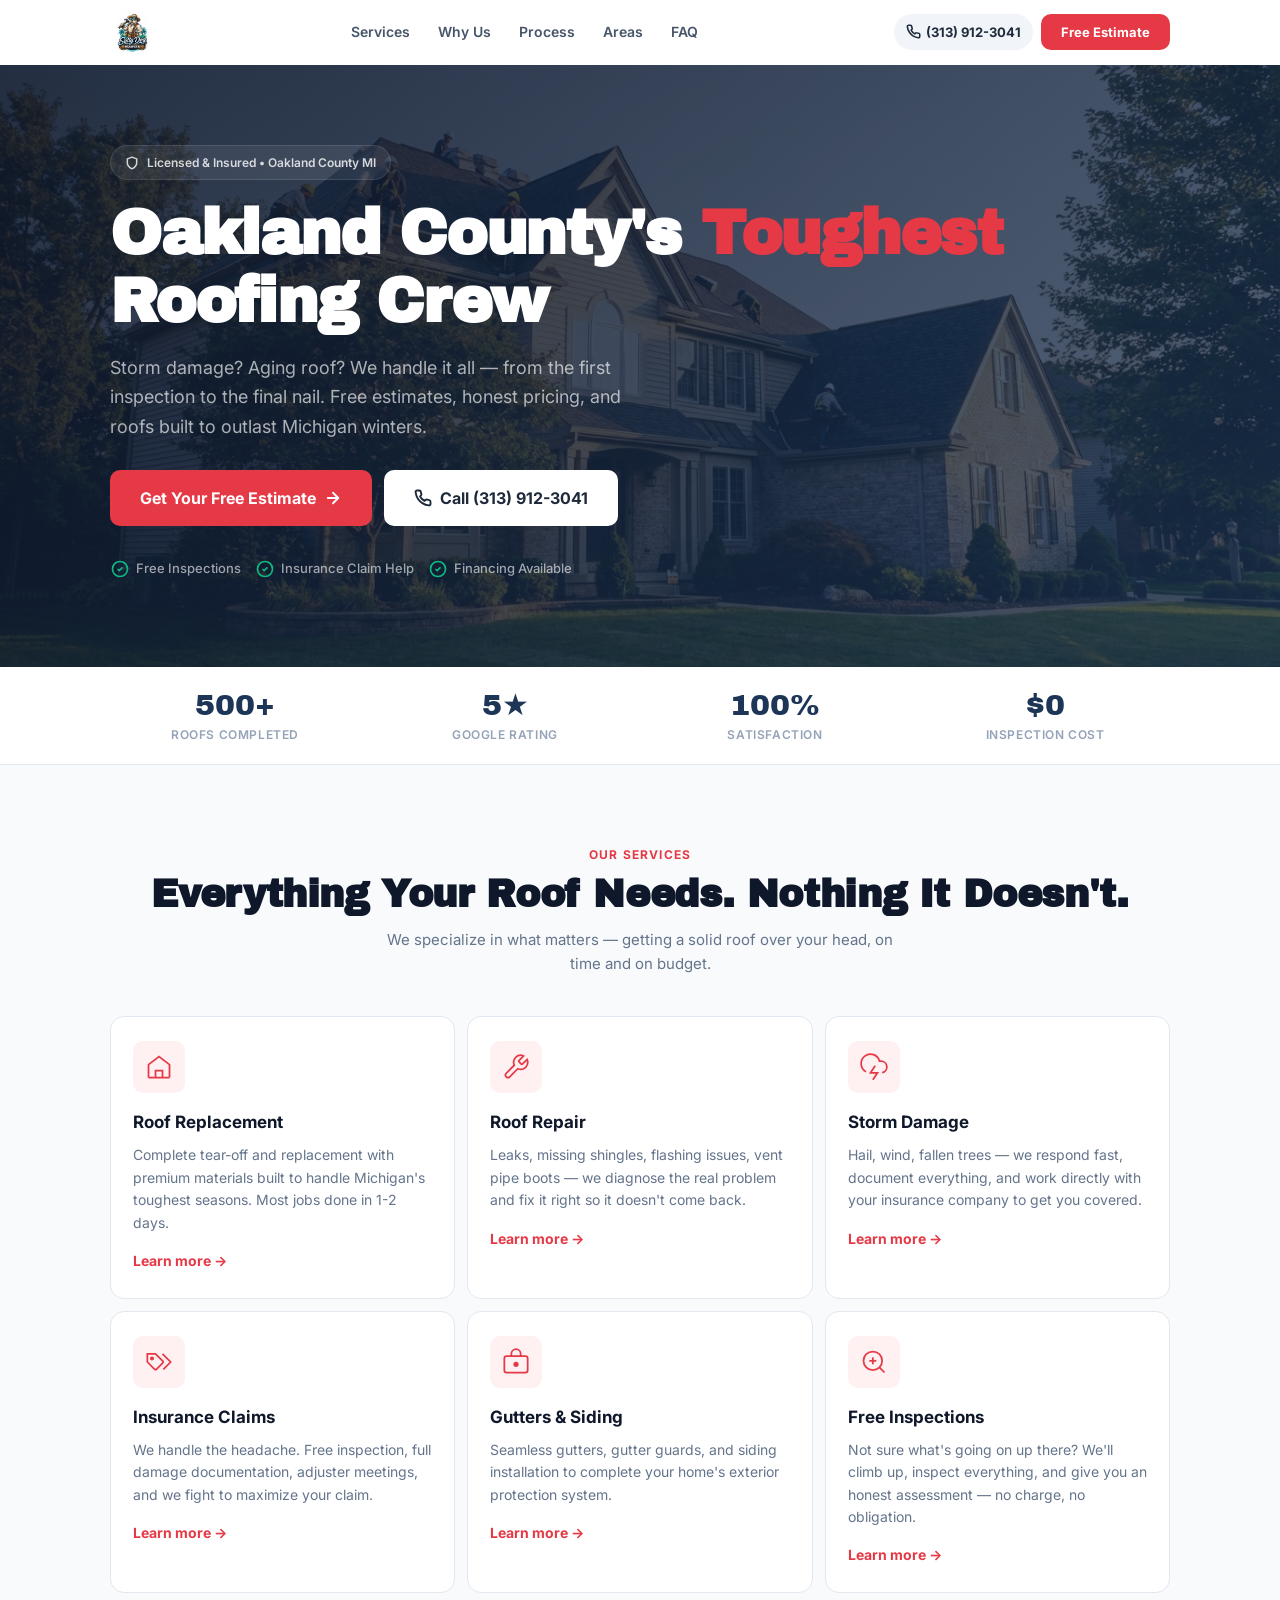
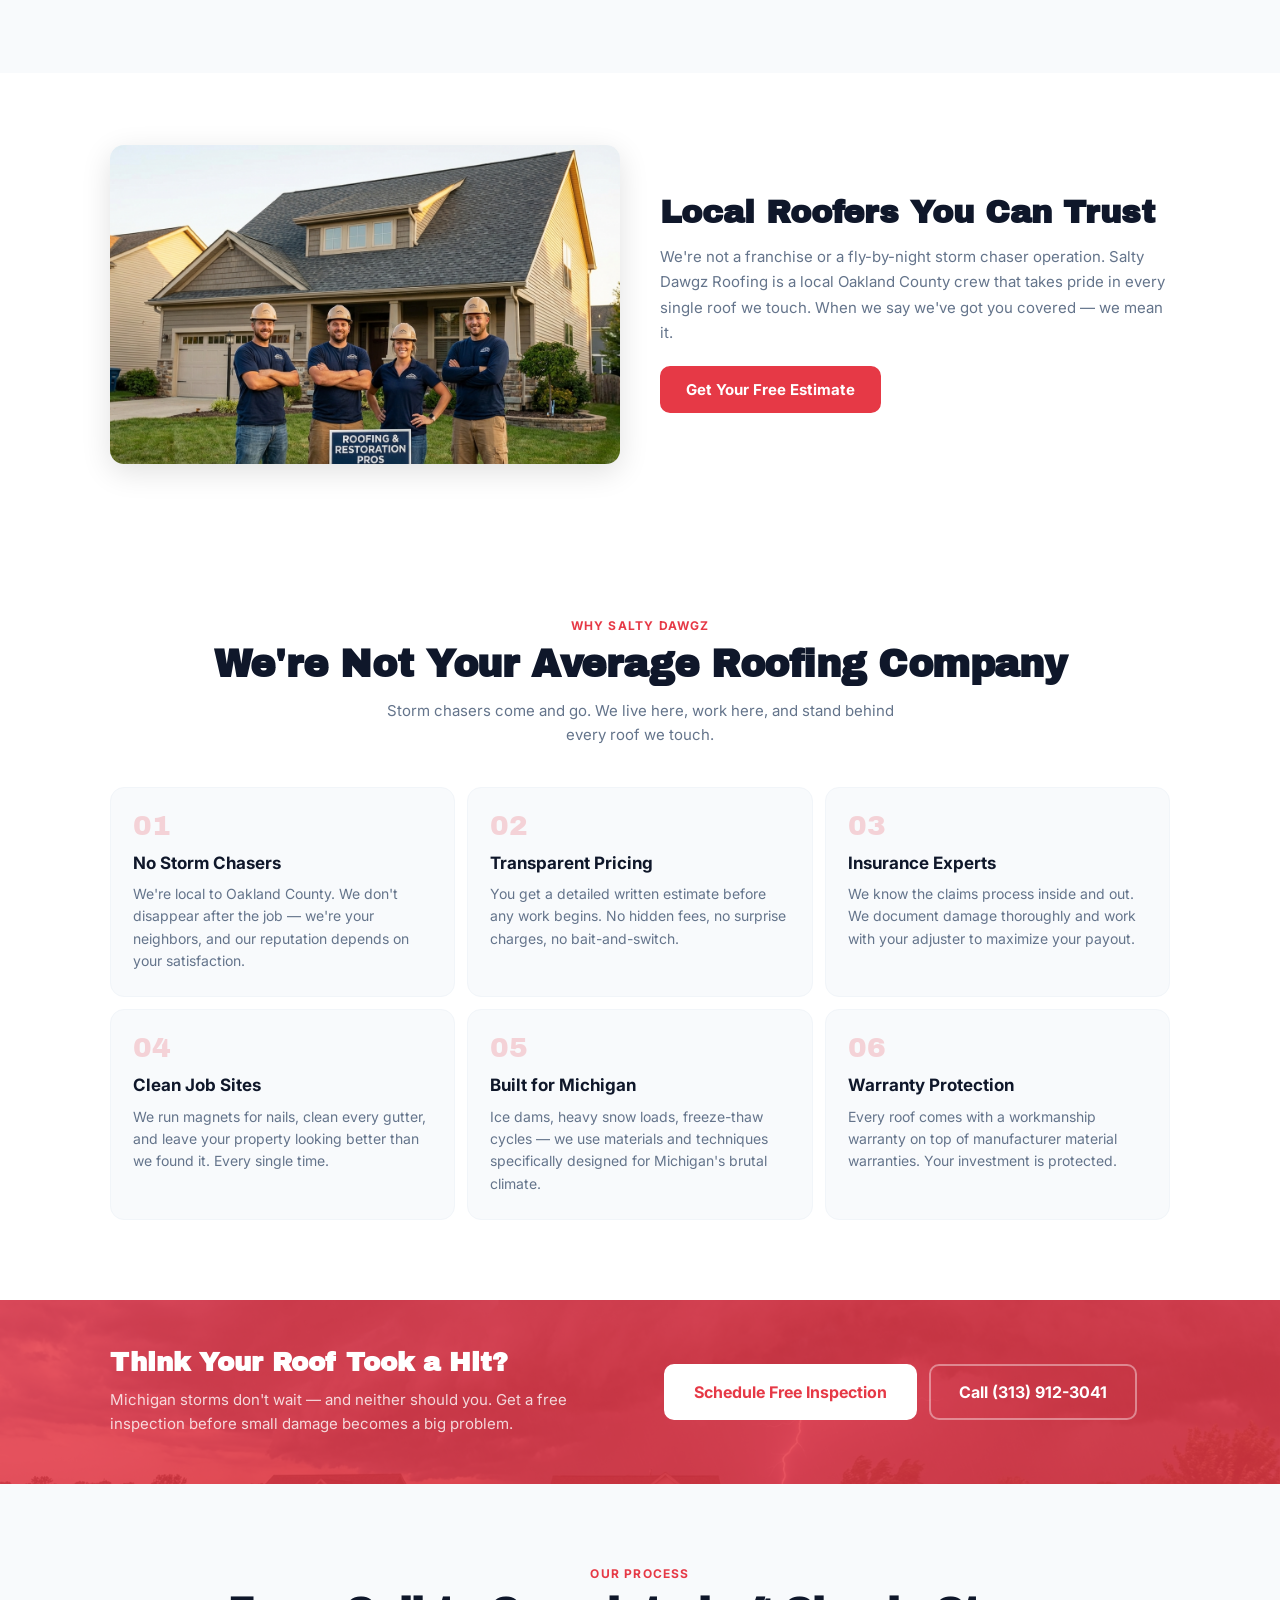
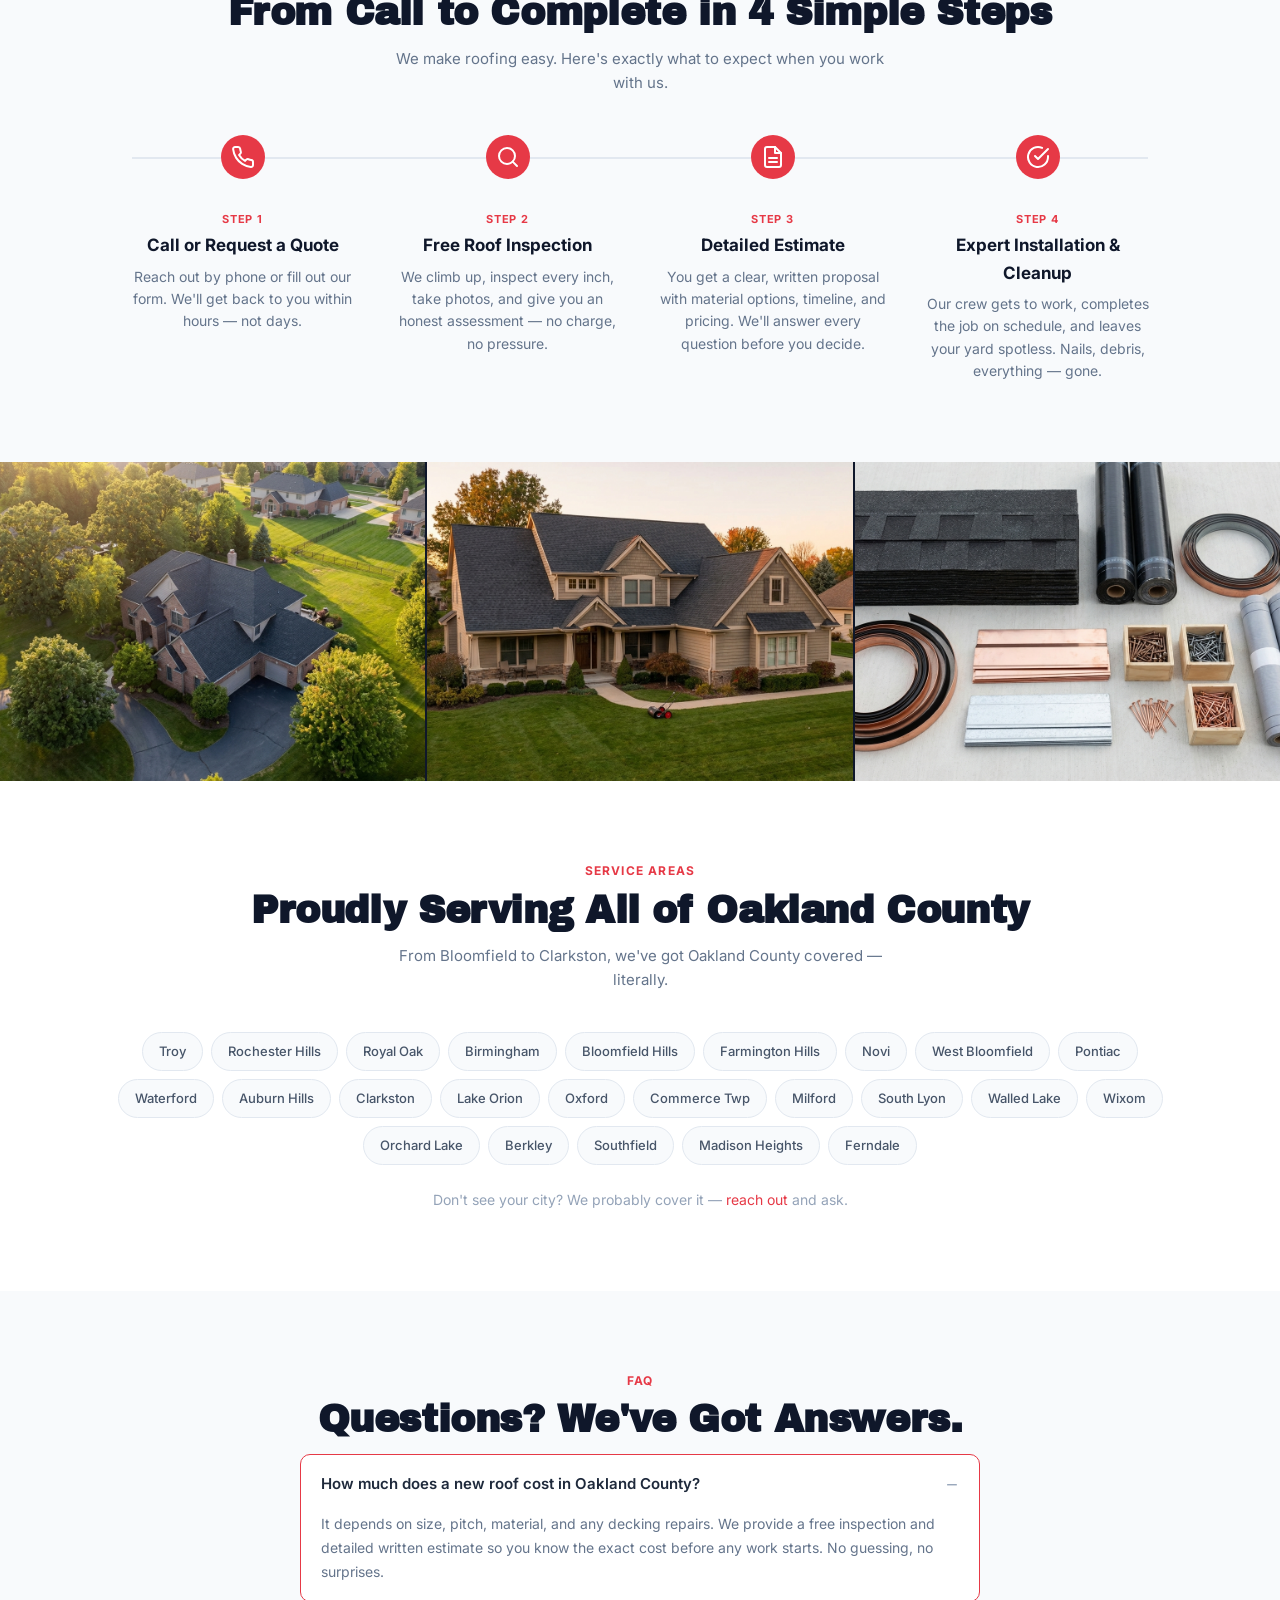
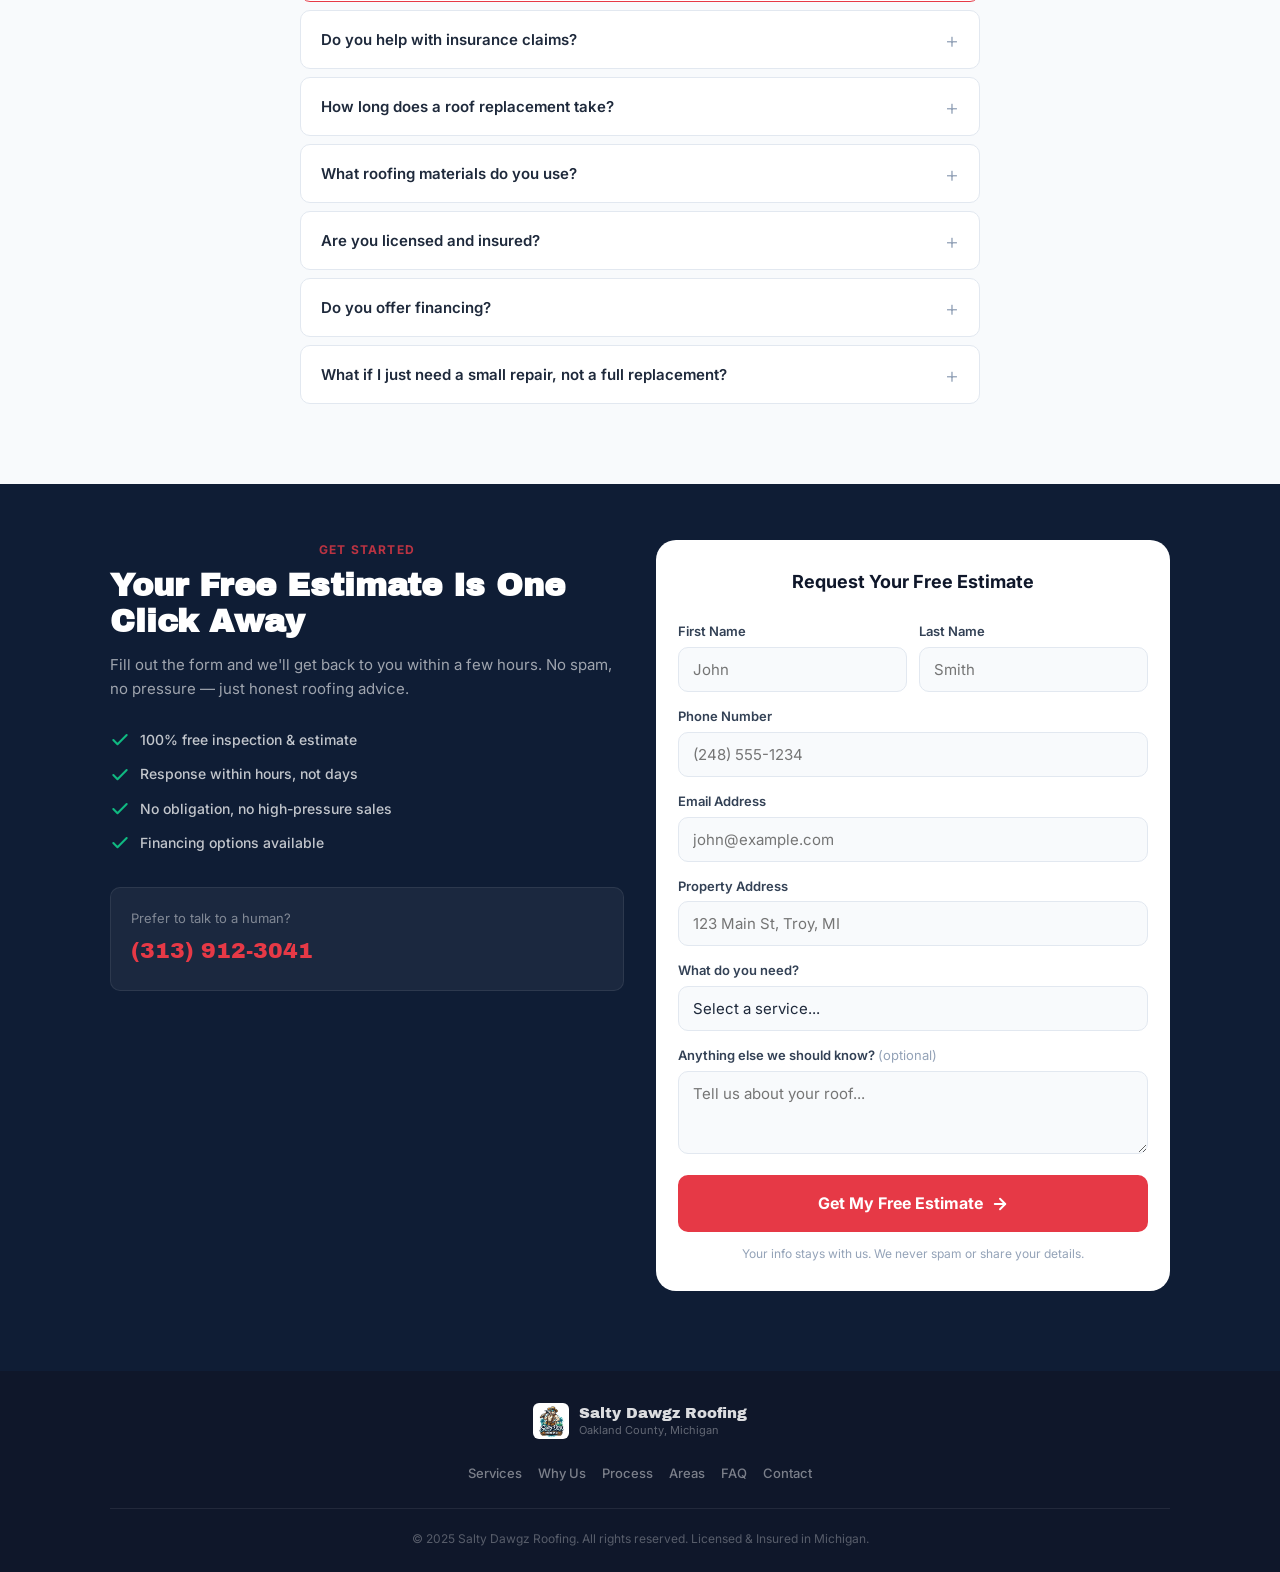
<file: index.html>
<!DOCTYPE html>
<html lang="en">
<head>
  <meta charset="UTF-8">
  <meta name="viewport" content="width=device-width, initial-scale=1.0">
  <title>Salty Dawgz Roofing | Oakland County MI Roofer — Roof Repair & Replacement</title>
  <meta name="description" content="Salty Dawgz Roofing — Oakland County Michigan's trusted roofing contractor. Roof replacement, storm damage repair, free inspections. Serving Troy, Rochester Hills, Royal Oak, Birmingham & all of Oakland County. Call today for a free estimate.">
  <meta name="keywords" content="roofing company oakland county mi, roof replacement troy michigan, storm damage roof repair, roofer rochester hills, roofing contractor birmingham mi, roof inspection oakland county, emergency roof repair michigan, salty dawgz roofing">
  <meta name="robots" content="index, follow">
  <link rel="canonical" href="https://saltydawgzroofingmi.com">

  <!-- Open Graph -->
  <meta property="og:title" content="Salty Dawgz Roofing | Oakland County MI's Most Trusted Roofer">
  <meta property="og:description" content="Free inspections. Licensed & insured. Roof replacement, storm damage repair, and new construction roofing across Oakland County Michigan.">
  <meta property="og:type" content="website">
  <meta property="og:url" content="https://saltydawgzroofingmi.com">
  <meta property="og:locale" content="en_US">

  <!-- Structured Data: RoofingContractor -->
  <script type="application/ld+json">
  {
    "@context": "https://schema.org",
    "@type": "RoofingContractor",
    "name": "Salty Dawgz Roofing",
    "description": "Oakland County Michigan's trusted roofing contractor. Specializing in roof replacement, storm damage repair, insurance claim assistance, and new construction roofing.",
    "url": "https://saltydawgzroofingmi.com",
    "address": {
      "@type": "PostalAddress",
      "addressLocality": "Oakland County",
      "addressRegion": "MI",
      "addressCountry": "US"
    },
    "areaServed": [
      "Troy, MI","Rochester Hills, MI","Royal Oak, MI","Birmingham, MI",
      "Bloomfield Hills, MI","Farmington Hills, MI","Novi, MI","West Bloomfield, MI",
      "Pontiac, MI","Waterford, MI","Auburn Hills, MI","Clarkston, MI",
      "Lake Orion, MI","Oxford, MI","Commerce Township, MI","Milford, MI",
      "South Lyon, MI","Walled Lake, MI","Wixom, MI","Orchard Lake, MI",
      "Berkley, MI","Southfield, MI","Madison Heights, MI","Ferndale, MI"
    ],
    "priceRange": "$$",
    "openingHours": "Mo-Sa 07:00-19:00"
  }
  </script>

  <!-- Structured Data: FAQPage -->
  <script type="application/ld+json">
  {
    "@context": "https://schema.org",
    "@type": "FAQPage",
    "mainEntity": [
      {
        "@type": "Question",
        "name": "How much does a roof replacement cost in Oakland County Michigan?",
        "acceptedAnswer": {
          "@type": "Answer",
          "text": "Roof replacement costs vary based on roof size, pitch, material, and any structural repairs needed. Salty Dawgz Roofing offers free inspections and detailed estimates so you know exactly what to expect — no hidden fees, no pressure."
        }
      },
      {
        "@type": "Question",
        "name": "Do you help with insurance claims for storm damage?",
        "acceptedAnswer": {
          "@type": "Answer",
          "text": "Yes. We walk you through the entire insurance claim process from initial inspection to final approval. We document all damage, meet with your adjuster, and make sure you get the coverage you're entitled to."
        }
      },
      {
        "@type": "Question",
        "name": "How long does a roof replacement take?",
        "acceptedAnswer": {
          "@type": "Answer",
          "text": "Most residential roof replacements are completed in 1-2 days. We handle everything from tear-off to cleanup, and we always leave your property cleaner than we found it."
        }
      },
      {
        "@type": "Question",
        "name": "What areas does Salty Dawgz Roofing serve?",
        "acceptedAnswer": {
          "@type": "Answer",
          "text": "We serve all of Oakland County Michigan including Troy, Rochester Hills, Royal Oak, Birmingham, Bloomfield Hills, Farmington Hills, Novi, West Bloomfield, Pontiac, Waterford, Auburn Hills, Clarkston, Lake Orion, and surrounding communities."
        }
      }
    ]
  }
  </script>

  <!-- Favicons -->
  <link rel="icon" type="image/png" sizes="32x32" href="favicon-32x32.png">
  <link rel="icon" type="image/png" sizes="16x16" href="favicon-16x16.png">
  <link rel="apple-touch-icon" sizes="180x180" href="apple-touch-icon.png">
  <meta property="og:image" content="https://saltydawgzroofingmi.com/logo.png">

  <link rel="preconnect" href="https://fonts.googleapis.com">
  <link rel="preconnect" href="https://fonts.gstatic.com" crossorigin>
  <link href="https://fonts.googleapis.com/css2?family=Inter:wght@400;500;600;700;800;900&family=Archivo+Black&display=swap" rel="stylesheet">
  <link rel="stylesheet" href="styles.css">
</head>
<body>

  <!-- Sticky Mobile CTA -->
  <div class="sticky-cta" id="stickyCta">
    <a href="tel:+13139123041" class="sticky-cta__call">
      <svg width="18" height="18" viewBox="0 0 24 24" fill="none" stroke="currentColor" stroke-width="2.5" stroke-linecap="round" stroke-linejoin="round"><path d="M22 16.92v3a2 2 0 01-2.18 2 19.79 19.79 0 01-8.63-3.07 19.5 19.5 0 01-6-6 19.79 19.79 0 01-3.07-8.67A2 2 0 014.11 2h3a2 2 0 012 1.72c.127.96.361 1.903.7 2.81a2 2 0 01-.45 2.11L8.09 9.91a16 16 0 006 6l1.27-1.27a2 2 0 012.11-.45c.907.339 1.85.573 2.81.7A2 2 0 0122 16.92z"/></svg>
      Call Now
    </a>
    <a href="#contact" class="sticky-cta__quote">Free Estimate</a>
  </div>

  <!-- Navigation -->
  <header class="header" id="header">
    <div class="container">
      <div class="header__inner">
        <a href="#" class="header__brand">
          <img src="logo.png" alt="Salty Dawgz Roofing" class="header__logo-img" width="44" height="44">
        </a>

        <!-- Desktop Nav -->
        <nav class="header__nav" id="desktopNav">
          <a href="#services">Services</a>
          <a href="#why">Why Us</a>
          <a href="#process">Process</a>
          <a href="#areas">Areas</a>
          <a href="#faq">FAQ</a>
        </nav>

        <div class="header__actions">
          <a href="tel:+13139123041" class="header__phone">
            <svg width="15" height="15" viewBox="0 0 24 24" fill="none" stroke="currentColor" stroke-width="2.5" stroke-linecap="round" stroke-linejoin="round"><path d="M22 16.92v3a2 2 0 01-2.18 2 19.79 19.79 0 01-8.63-3.07 19.5 19.5 0 01-6-6 19.79 19.79 0 01-3.07-8.67A2 2 0 014.11 2h3a2 2 0 012 1.72c.127.96.361 1.903.7 2.81a2 2 0 01-.45 2.11L8.09 9.91a16 16 0 006 6l1.27-1.27a2 2 0 012.11-.45c.907.339 1.85.573 2.81.7A2 2 0 0122 16.92z"/></svg>
            <span>(313) 912-3041</span>
          </a>
          <a href="#contact" class="btn btn--primary btn--sm header__cta">Free Estimate</a>

          <!-- Mobile Hamburger -->
          <button class="hamburger" id="hamburger" aria-label="Open menu">
            <span></span><span></span><span></span>
          </button>
        </div>
      </div>
    </div>

  </header>

  <!-- Mobile Menu (outside header to avoid sticky stacking context) -->
  <div class="mobile-menu" id="mobileMenu">
    <nav class="mobile-menu__nav">
      <a href="#services">Services</a>
      <a href="#why">Why Us</a>
      <a href="#process">Our Process</a>
      <a href="#areas">Service Areas</a>
      <a href="#faq">FAQ</a>
      <a href="#contact" class="btn btn--primary btn--lg btn--full">Get Free Estimate</a>
    </nav>
  </div>

  <!-- Hero -->
  <section class="hero" id="hero" style="background-image:url('assets/images/hero.jpg');">
    <div class="hero__overlay"></div>
    <div class="container">
      <div class="hero__content">
        <div class="hero__badge">
          <svg width="14" height="14" viewBox="0 0 24 24" fill="none" stroke="currentColor" stroke-width="2.5" stroke-linecap="round" stroke-linejoin="round"><path d="M12 22s8-4 8-10V5l-8-3-8 3v7c0 6 8 10 8 10z"/></svg>
          Licensed &amp; Insured &bull; Oakland County MI
        </div>
        <h1 class="hero__title">Oakland County's <span class="highlight">Toughest</span> Roofing Crew</h1>
        <p class="hero__subtitle">Storm damage? Aging roof? We handle it all — from the first inspection to the final nail. Free estimates, honest pricing, and roofs built to outlast Michigan winters.</p>
        <div class="hero__ctas">
          <a href="#contact" class="btn btn--primary btn--lg">
            Get Your Free Estimate
            <svg width="18" height="18" viewBox="0 0 24 24" fill="none" stroke="currentColor" stroke-width="2.5" stroke-linecap="round" stroke-linejoin="round"><line x1="5" y1="12" x2="19" y2="12"/><polyline points="12 5 19 12 12 19"/></svg>
          </a>
          <a href="tel:+13139123041" class="btn btn--white btn--lg">
            <svg width="18" height="18" viewBox="0 0 24 24" fill="none" stroke="currentColor" stroke-width="2.5" stroke-linecap="round" stroke-linejoin="round"><path d="M22 16.92v3a2 2 0 01-2.18 2 19.79 19.79 0 01-8.63-3.07 19.5 19.5 0 01-6-6 19.79 19.79 0 01-3.07-8.67A2 2 0 014.11 2h3a2 2 0 012 1.72c.127.96.361 1.903.7 2.81a2 2 0 01-.45 2.11L8.09 9.91a16 16 0 006 6l1.27-1.27a2 2 0 012.11-.45c.907.339 1.85.573 2.81.7A2 2 0 0122 16.92z"/></svg>
            Call (313) 912-3041
          </a>
        </div>
        <div class="hero__trust">
          <div class="hero__trust-item">
            <svg width="20" height="20" viewBox="0 0 24 24" fill="#10B981" stroke="none"><path d="M9 12l2 2 4-4m6 2a9 9 0 11-18 0 9 9 0 0118 0z" fill="none" stroke="#10B981" stroke-width="2"/></svg>
            Free Inspections
          </div>
          <div class="hero__trust-item">
            <svg width="20" height="20" viewBox="0 0 24 24" fill="#10B981" stroke="none"><path d="M9 12l2 2 4-4m6 2a9 9 0 11-18 0 9 9 0 0118 0z" fill="none" stroke="#10B981" stroke-width="2"/></svg>
            Insurance Claim Help
          </div>
          <div class="hero__trust-item">
            <svg width="20" height="20" viewBox="0 0 24 24" fill="#10B981" stroke="none"><path d="M9 12l2 2 4-4m6 2a9 9 0 11-18 0 9 9 0 0118 0z" fill="none" stroke="#10B981" stroke-width="2"/></svg>
            Financing Available
          </div>
        </div>
      </div>
    </div>
  </section>

  <!-- Trust Bar -->
  <section class="trust-bar">
    <div class="container">
      <div class="trust-bar__inner">
        <div class="trust-bar__item">
          <span class="trust-bar__number">500+</span>
          <span class="trust-bar__label">Roofs Completed</span>
        </div>
        <div class="trust-bar__divider"></div>
        <div class="trust-bar__item">
          <span class="trust-bar__number">5&#9733;</span>
          <span class="trust-bar__label">Google Rating</span>
        </div>
        <div class="trust-bar__divider"></div>
        <div class="trust-bar__item">
          <span class="trust-bar__number">100%</span>
          <span class="trust-bar__label">Satisfaction</span>
        </div>
        <div class="trust-bar__divider"></div>
        <div class="trust-bar__item">
          <span class="trust-bar__number">$0</span>
          <span class="trust-bar__label">Inspection Cost</span>
        </div>
      </div>
    </div>
  </section>

  <!-- Services -->
  <section class="services" id="services">
    <div class="container">
      <span class="section__eyebrow">Our Services</span>
      <h2 class="section__title">Everything Your Roof Needs. Nothing It Doesn't.</h2>
      <p class="section__subtitle">We specialize in what matters — getting a solid roof over your head, on time and on budget.</p>

      <div class="services__grid">
        <div class="service-card" data-animate>
          <div class="service-card__icon">
            <svg width="28" height="28" viewBox="0 0 24 24" fill="none" stroke="currentColor" stroke-width="1.5"><path d="M3 21h18M3 21V10l9-7 9 7v11"/><path d="M9 21v-6h6v6"/></svg>
          </div>
          <h3>Roof Replacement</h3>
          <p>Complete tear-off and replacement with premium materials built to handle Michigan's toughest seasons. Most jobs done in 1-2 days.</p>
          <a href="roof-replacement/" class="service-card__link">Learn more &rarr;</a>
        </div>

        <div class="service-card" data-animate>
          <div class="service-card__icon">
            <svg width="28" height="28" viewBox="0 0 24 24" fill="none" stroke="currentColor" stroke-width="1.5"><path d="M14.7 6.3a1 1 0 000 1.4l1.6 1.6a1 1 0 001.4 0l3.77-3.77a6 6 0 01-7.94 7.94l-6.91 6.91a2.12 2.12 0 01-3-3l6.91-6.91a6 6 0 017.94-7.94l-3.76 3.76z"/></svg>
          </div>
          <h3>Roof Repair</h3>
          <p>Leaks, missing shingles, flashing issues, vent pipe boots — we diagnose the real problem and fix it right so it doesn't come back.</p>
          <a href="roof-repair/" class="service-card__link">Learn more &rarr;</a>
        </div>

        <div class="service-card" data-animate>
          <div class="service-card__icon">
            <svg width="28" height="28" viewBox="0 0 24 24" fill="none" stroke="currentColor" stroke-width="1.5"><path d="M19 16.9A5 5 0 0018 7h-1.26a8 8 0 10-11.62 9"/><polyline points="13 11 9 17 15 17 11 23"/></svg>
          </div>
          <h3>Storm Damage</h3>
          <p>Hail, wind, fallen trees — we respond fast, document everything, and work directly with your insurance company to get you covered.</p>
          <a href="storm-damage/" class="service-card__link">Learn more &rarr;</a>
        </div>

        <div class="service-card" data-animate>
          <div class="service-card__icon">
            <svg width="28" height="28" viewBox="0 0 24 24" fill="none" stroke="currentColor" stroke-width="1.5"><path d="M9 5H2v7l6.29 6.29a1 1 0 001.42 0l5.58-5.58a1 1 0 000-1.42L9 5z"/><circle cx="6" cy="9" r="1" fill="currentColor"/><path d="M15 5l7 7-6.29 6.29"/></svg>
          </div>
          <h3>Insurance Claims</h3>
          <p>We handle the headache. Free inspection, full damage documentation, adjuster meetings, and we fight to maximize your claim.</p>
          <a href="insurance-claims/" class="service-card__link">Learn more &rarr;</a>
        </div>

        <div class="service-card" data-animate>
          <div class="service-card__icon">
            <svg width="28" height="28" viewBox="0 0 24 24" fill="none" stroke="currentColor" stroke-width="1.5"><rect x="2" y="7" width="20" height="14" rx="2"/><path d="M16 7V5a4 4 0 00-8 0v2"/><circle cx="12" cy="14" r="1.5" fill="currentColor"/></svg>
          </div>
          <h3>Gutters &amp; Siding</h3>
          <p>Seamless gutters, gutter guards, and siding installation to complete your home's exterior protection system.</p>
          <a href="gutters-siding/" class="service-card__link">Learn more &rarr;</a>
        </div>

        <div class="service-card" data-animate>
          <div class="service-card__icon">
            <svg width="28" height="28" viewBox="0 0 24 24" fill="none" stroke="currentColor" stroke-width="1.5"><circle cx="11" cy="11" r="8"/><line x1="21" y1="21" x2="16.65" y2="16.65"/><line x1="8" y1="11" x2="14" y2="11"/><line x1="11" y1="8" x2="11" y2="14"/></svg>
          </div>
          <h3>Free Inspections</h3>
          <p>Not sure what's going on up there? We'll climb up, inspect everything, and give you an honest assessment — no charge, no obligation.</p>
          <a href="free-inspections/" class="service-card__link">Learn more &rarr;</a>
        </div>
      </div>
    </div>
  </section>

  <!-- About Image Banner -->
  <section class="img-banner">
    <div class="container">
      <div class="img-banner__inner">
        <img src="assets/images/about-crew.jpg" alt="Salty Dawgz Roofing crew in front of completed roof" class="img-banner__img" loading="lazy">
        <div class="img-banner__text">
          <h2>Local Roofers You Can Trust</h2>
          <p>We're not a franchise or a fly-by-night storm chaser operation. Salty Dawgz Roofing is a local Oakland County crew that takes pride in every single roof we touch. When we say we've got you covered — we mean it.</p>
          <a href="#contact" class="btn btn--primary">Get Your Free Estimate</a>
        </div>
      </div>
    </div>
  </section>

  <!-- Why Us -->
  <section class="why" id="why">
    <div class="container">
      <span class="section__eyebrow">Why Salty Dawgz</span>
      <h2 class="section__title">We're Not Your Average Roofing Company</h2>
      <p class="section__subtitle">Storm chasers come and go. We live here, work here, and stand behind every roof we touch.</p>

      <div class="why__grid">
        <div class="why__card" data-animate>
          <div class="why__number">01</div>
          <h3>No Storm Chasers</h3>
          <p>We're local to Oakland County. We don't disappear after the job — we're your neighbors, and our reputation depends on your satisfaction.</p>
        </div>
        <div class="why__card" data-animate>
          <div class="why__number">02</div>
          <h3>Transparent Pricing</h3>
          <p>You get a detailed written estimate before any work begins. No hidden fees, no surprise charges, no bait-and-switch.</p>
        </div>
        <div class="why__card" data-animate>
          <div class="why__number">03</div>
          <h3>Insurance Experts</h3>
          <p>We know the claims process inside and out. We document damage thoroughly and work with your adjuster to maximize your payout.</p>
        </div>
        <div class="why__card" data-animate>
          <div class="why__number">04</div>
          <h3>Clean Job Sites</h3>
          <p>We run magnets for nails, clean every gutter, and leave your property looking better than we found it. Every single time.</p>
        </div>
        <div class="why__card" data-animate>
          <div class="why__number">05</div>
          <h3>Built for Michigan</h3>
          <p>Ice dams, heavy snow loads, freeze-thaw cycles — we use materials and techniques specifically designed for Michigan's brutal climate.</p>
        </div>
        <div class="why__card" data-animate>
          <div class="why__number">06</div>
          <h3>Warranty Protection</h3>
          <p>Every roof comes with a workmanship warranty on top of manufacturer material warranties. Your investment is protected.</p>
        </div>
      </div>
    </div>
  </section>

  <!-- CTA Banner -->
  <section class="cta-banner" style="background-image:url('assets/images/cta-storm.jpg');">

    <div class="container">
      <div class="cta-banner__inner">
        <div>
          <h2>Think Your Roof Took a Hit?</h2>
          <p>Michigan storms don't wait — and neither should you. Get a free inspection before small damage becomes a big problem.</p>
        </div>
        <div class="cta-banner__actions">
          <a href="#contact" class="btn btn--primary btn--lg">Schedule Free Inspection</a>
          <a href="tel:+13139123041" class="btn btn--white btn--lg">Call (313) 912-3041</a>
        </div>
      </div>
    </div>
  </section>

  <!-- Process -->
  <section class="process" id="process">
    <div class="container">
      <span class="section__eyebrow">Our Process</span>
      <h2 class="section__title">From Call to Complete in 4 Simple Steps</h2>
      <p class="section__subtitle">We make roofing easy. Here's exactly what to expect when you work with us.</p>

      <div class="process__timeline">
        <div class="process__step" data-animate>
          <div class="process__icon">
            <svg width="24" height="24" viewBox="0 0 24 24" fill="none" stroke="currentColor" stroke-width="2" stroke-linecap="round" stroke-linejoin="round"><path d="M22 16.92v3a2 2 0 01-2.18 2 19.79 19.79 0 01-8.63-3.07 19.5 19.5 0 01-6-6 19.79 19.79 0 01-3.07-8.67A2 2 0 014.11 2h3a2 2 0 012 1.72c.127.96.361 1.903.7 2.81a2 2 0 01-.45 2.11L8.09 9.91a16 16 0 006 6l1.27-1.27a2 2 0 012.11-.45c.907.339 1.85.573 2.81.7A2 2 0 0122 16.92z"/></svg>
          </div>
          <div class="process__content">
            <span class="process__label">Step 1</span>
            <h3>Call or Request a Quote</h3>
            <p>Reach out by phone or fill out our form. We'll get back to you within hours — not days.</p>
          </div>
        </div>

        <div class="process__step" data-animate>
          <div class="process__icon">
            <svg width="24" height="24" viewBox="0 0 24 24" fill="none" stroke="currentColor" stroke-width="2" stroke-linecap="round" stroke-linejoin="round"><circle cx="11" cy="11" r="8"/><line x1="21" y1="21" x2="16.65" y2="16.65"/></svg>
          </div>
          <div class="process__content">
            <span class="process__label">Step 2</span>
            <h3>Free Roof Inspection</h3>
            <p>We climb up, inspect every inch, take photos, and give you an honest assessment — no charge, no pressure.</p>
          </div>
        </div>

        <div class="process__step" data-animate>
          <div class="process__icon">
            <svg width="24" height="24" viewBox="0 0 24 24" fill="none" stroke="currentColor" stroke-width="2" stroke-linecap="round" stroke-linejoin="round"><path d="M14 2H6a2 2 0 00-2 2v16a2 2 0 002 2h12a2 2 0 002-2V8z"/><polyline points="14 2 14 8 20 8"/><line x1="16" y1="13" x2="8" y2="13"/><line x1="16" y1="17" x2="8" y2="17"/></svg>
          </div>
          <div class="process__content">
            <span class="process__label">Step 3</span>
            <h3>Detailed Estimate</h3>
            <p>You get a clear, written proposal with material options, timeline, and pricing. We'll answer every question before you decide.</p>
          </div>
        </div>

        <div class="process__step" data-animate>
          <div class="process__icon">
            <svg width="24" height="24" viewBox="0 0 24 24" fill="none" stroke="currentColor" stroke-width="2" stroke-linecap="round" stroke-linejoin="round"><path d="M22 11.08V12a10 10 0 11-5.93-9.14"/><polyline points="22 4 12 14.01 9 11.01"/></svg>
          </div>
          <div class="process__content">
            <span class="process__label">Step 4</span>
            <h3>Expert Installation &amp; Cleanup</h3>
            <p>Our crew gets to work, completes the job on schedule, and leaves your yard spotless. Nails, debris, everything — gone.</p>
          </div>
        </div>
      </div>
    </div>
  </section>

  <!-- Showcase Image -->
  <section class="showcase">
    <div class="container">
      <div class="showcase__grid">
        <img src="assets/images/michigan-home.jpg" alt="Oakland County home with new roof by Salty Dawgz Roofing" loading="lazy">
        <img src="assets/images/cleanup.jpg" alt="Spotless yard after Salty Dawgz Roofing completes a roof replacement" loading="lazy">
        <img src="assets/images/materials.jpg" alt="Premium roofing materials used by Salty Dawgz Roofing" loading="lazy">
      </div>
    </div>
  </section>

  <!-- Service Areas -->
  <section class="areas" id="areas">
    <div class="container">
      <span class="section__eyebrow">Service Areas</span>
      <h2 class="section__title">Proudly Serving All of Oakland County</h2>
      <p class="section__subtitle">From Bloomfield to Clarkston, we've got Oakland County covered — literally.</p>
      <div class="areas__grid">
        <span class="area-tag">Troy</span>
        <span class="area-tag">Rochester Hills</span>
        <span class="area-tag">Royal Oak</span>
        <span class="area-tag">Birmingham</span>
        <span class="area-tag">Bloomfield Hills</span>
        <span class="area-tag">Farmington Hills</span>
        <span class="area-tag">Novi</span>
        <span class="area-tag">West Bloomfield</span>
        <span class="area-tag">Pontiac</span>
        <span class="area-tag">Waterford</span>
        <span class="area-tag">Auburn Hills</span>
        <span class="area-tag">Clarkston</span>
        <span class="area-tag">Lake Orion</span>
        <span class="area-tag">Oxford</span>
        <span class="area-tag">Commerce Twp</span>
        <span class="area-tag">Milford</span>
        <span class="area-tag">South Lyon</span>
        <span class="area-tag">Walled Lake</span>
        <span class="area-tag">Wixom</span>
        <span class="area-tag">Orchard Lake</span>
        <span class="area-tag">Berkley</span>
        <span class="area-tag">Southfield</span>
        <span class="area-tag">Madison Heights</span>
        <span class="area-tag">Ferndale</span>
      </div>
      <p class="areas__note">Don't see your city? We probably cover it — <a href="#contact">reach out</a> and ask.</p>
    </div>
  </section>

  <!-- FAQ -->
  <section class="faq" id="faq">
    <div class="container">
      <span class="section__eyebrow">FAQ</span>
      <h2 class="section__title">Questions? We've Got Answers.</h2>
      <div class="faq__list">
        <details class="faq__item" open>
          <summary>How much does a new roof cost in Oakland County?</summary>
          <p>It depends on size, pitch, material, and any decking repairs. We provide a free inspection and detailed written estimate so you know the exact cost before any work starts. No guessing, no surprises.</p>
        </details>
        <details class="faq__item">
          <summary>Do you help with insurance claims?</summary>
          <p>Absolutely. We handle the entire process — from the initial damage inspection and photo documentation to meeting with your adjuster on-site. We fight to make sure you get every dollar you're owed.</p>
        </details>
        <details class="faq__item">
          <summary>How long does a roof replacement take?</summary>
          <p>Most residential roofs are completed in 1-2 days, weather permitting. We'll give you a clear timeline before the project starts and keep you updated throughout.</p>
        </details>
        <details class="faq__item">
          <summary>What roofing materials do you use?</summary>
          <p>We work with top-tier manufacturers and offer architectural shingles, designer shingles, and flat roofing systems. We'll recommend the best option for your home's style, budget, and Michigan's climate.</p>
        </details>
        <details class="faq__item">
          <summary>Are you licensed and insured?</summary>
          <p>Yes — fully licensed, bonded, and insured in the state of Michigan. We carry general liability and workers' compensation so you're completely protected.</p>
        </details>
        <details class="faq__item">
          <summary>Do you offer financing?</summary>
          <p>Yes. We offer flexible financing options so you can protect your home now and pay over time. Ask us about available plans when you get your estimate.</p>
        </details>
        <details class="faq__item">
          <summary>What if I just need a small repair, not a full replacement?</summary>
          <p>We do repairs of all sizes — from a few missing shingles to flashing fixes to leak tracing. If a repair is all you need, that's what we'll recommend. We don't upsell.</p>
        </details>
      </div>
    </div>
  </section>

  <!-- Contact / Lead Form -->
  <section class="contact" id="contact">
    <div class="container">
      <div class="contact__wrapper">
        <div class="contact__text">
          <span class="section__eyebrow section__eyebrow--light">Get Started</span>
          <h2 class="contact__title">Your Free Estimate Is One Click Away</h2>
          <p class="contact__subtitle">Fill out the form and we'll get back to you within a few hours. No spam, no pressure — just honest roofing advice.</p>

          <div class="contact__perks">
            <div class="contact__perk">
              <svg width="20" height="20" viewBox="0 0 24 24" fill="none" stroke="#10B981" stroke-width="2.5" stroke-linecap="round" stroke-linejoin="round"><polyline points="20 6 9 17 4 12"/></svg>
              <span>100% free inspection &amp; estimate</span>
            </div>
            <div class="contact__perk">
              <svg width="20" height="20" viewBox="0 0 24 24" fill="none" stroke="#10B981" stroke-width="2.5" stroke-linecap="round" stroke-linejoin="round"><polyline points="20 6 9 17 4 12"/></svg>
              <span>Response within hours, not days</span>
            </div>
            <div class="contact__perk">
              <svg width="20" height="20" viewBox="0 0 24 24" fill="none" stroke="#10B981" stroke-width="2.5" stroke-linecap="round" stroke-linejoin="round"><polyline points="20 6 9 17 4 12"/></svg>
              <span>No obligation, no high-pressure sales</span>
            </div>
            <div class="contact__perk">
              <svg width="20" height="20" viewBox="0 0 24 24" fill="none" stroke="#10B981" stroke-width="2.5" stroke-linecap="round" stroke-linejoin="round"><polyline points="20 6 9 17 4 12"/></svg>
              <span>Financing options available</span>
            </div>
          </div>

          <div class="contact__direct">
            <p>Prefer to talk to a human?</p>
            <a href="tel:+13139123041" class="contact__phone-big">(313) 912-3041</a>
          </div>
        </div>

        <form class="contact__form" id="contactForm">
          <h3 class="contact__form-title">Request Your Free Estimate</h3>
          <div class="form-row">
            <div class="form-group">
              <label for="firstName">First Name</label>
              <input type="text" id="firstName" name="firstName" placeholder="John" required autocomplete="given-name">
            </div>
            <div class="form-group">
              <label for="lastName">Last Name</label>
              <input type="text" id="lastName" name="lastName" placeholder="Smith" required autocomplete="family-name">
            </div>
          </div>
          <div class="form-group">
            <label for="phone">Phone Number</label>
            <input type="tel" id="phone" name="phone" placeholder="(248) 555-1234" required autocomplete="tel">
          </div>
          <div class="form-group">
            <label for="email">Email Address</label>
            <input type="email" id="email" name="email" placeholder="john@example.com" required autocomplete="email">
          </div>
          <div class="form-group">
            <label for="address">Property Address</label>
            <input type="text" id="address" name="address" placeholder="123 Main St, Troy, MI" autocomplete="street-address">
          </div>
          <div class="form-group">
            <label for="service">What do you need?</label>
            <select id="service" name="service" required>
              <option value="" disabled selected>Select a service...</option>
              <option value="roof-replacement">Roof Replacement</option>
              <option value="roof-repair">Roof Repair</option>
              <option value="storm-damage">Storm Damage / Insurance Claim</option>
              <option value="inspection">Free Roof Inspection</option>
              <option value="gutters-siding">Gutters &amp; Siding</option>
              <option value="other">Other / Not Sure</option>
            </select>
          </div>
          <div class="form-group">
            <label for="message">Anything else we should know? <span class="optional">(optional)</span></label>
            <textarea id="message" name="message" rows="3" placeholder="Tell us about your roof..."></textarea>
          </div>
          <button type="submit" class="btn btn--primary btn--lg btn--full">
            Get My Free Estimate
            <svg width="18" height="18" viewBox="0 0 24 24" fill="none" stroke="currentColor" stroke-width="2.5" stroke-linecap="round" stroke-linejoin="round"><line x1="5" y1="12" x2="19" y2="12"/><polyline points="12 5 19 12 12 19"/></svg>
          </button>
          <p class="form-disclaimer">Your info stays with us. We never spam or share your details.</p>
        </form>
      </div>
    </div>
  </section>

  <!-- Footer -->
  <footer class="footer">
    <div class="container">
      <div class="footer__top">
        <div class="footer__brand">
          <img src="logo.png" alt="Salty Dawgz Roofing" class="footer__logo-img" width="36" height="36">
          <div>
            <span class="footer__name">Salty Dawgz Roofing</span>
            <span class="footer__sub">Oakland County, Michigan</span>
          </div>
        </div>
        <div class="footer__links">
          <a href="#services">Services</a>
          <a href="#why">Why Us</a>
          <a href="#process">Process</a>
          <a href="#areas">Areas</a>
          <a href="#faq">FAQ</a>
          <a href="#contact">Contact</a>
        </div>
      </div>
      <div class="footer__bottom">
        <p>&copy; 2025 Salty Dawgz Roofing. All rights reserved. Licensed &amp; Insured in Michigan.</p>
      </div>
    </div>
  </footer>

  <script>
    // Sticky CTA
    const stickyCta = document.getElementById('stickyCta');
    const heroSection = document.getElementById('hero');
    const stickyObserver = new IntersectionObserver(
      ([entry]) => stickyCta.classList.toggle('sticky-cta--visible', !entry.isIntersecting),
      { threshold: 0.05 }
    );
    stickyObserver.observe(heroSection);

    // Hamburger menu
    const hamburger = document.getElementById('hamburger');
    const mobileMenu = document.getElementById('mobileMenu');
    const header = document.getElementById('header');

    hamburger.addEventListener('click', () => {
      hamburger.classList.toggle('is-active');
      mobileMenu.classList.toggle('is-open');
      document.body.classList.toggle('menu-open');
    });

    // Close mobile menu on link click
    mobileMenu.querySelectorAll('a').forEach(link => {
      link.addEventListener('click', () => {
        hamburger.classList.remove('is-active');
        mobileMenu.classList.remove('is-open');
        document.body.classList.remove('menu-open');
      });
    });

    // Smooth scroll
    document.querySelectorAll('a[href^="#"]').forEach(anchor => {
      anchor.addEventListener('click', function(e) {
        e.preventDefault();
        const target = document.querySelector(this.getAttribute('href'));
        if (target) {
          const headerHeight = document.querySelector('.header').offsetHeight;
          const y = target.getBoundingClientRect().top + window.pageYOffset - headerHeight;
          window.scrollTo({ top: y, behavior: 'smooth' });
        }
      });
    });

    // Scroll animations
    const animateElements = document.querySelectorAll('[data-animate]');
    const animateObserver = new IntersectionObserver(
      (entries) => {
        entries.forEach((entry, i) => {
          if (entry.isIntersecting) {
            setTimeout(() => entry.target.classList.add('is-visible'), i * 80);
            animateObserver.unobserve(entry.target);
          }
        });
      },
      { threshold: 0.15, rootMargin: '0px 0px -40px 0px' }
    );
    animateElements.forEach(el => animateObserver.observe(el));

    // Form handling via Web3Forms
    document.getElementById('contactForm').addEventListener('submit', async function(e) {
      e.preventDefault();
      const btn = this.querySelector('button[type="submit"]');
      const original = btn.innerHTML;
      btn.innerHTML = 'Sending...';
      btn.disabled = true;

      const formData = new FormData(this);
      formData.append('access_key', 'f15fd04f-441e-47b8-a7cd-ae0dafbf54b3');
      formData.append('subject', 'New Lead — Salty Dawgz Roofing');
      formData.append('from_name', 'Salty Dawgz Roofing Website');

      try {
        const res = await fetch('https://api.web3forms.com/submit', {
          method: 'POST',
          body: formData
        });
        const data = await res.json();
        if (data.success) {
          btn.innerHTML = '<svg width="18" height="18" viewBox="0 0 24 24" fill="none" stroke="currentColor" stroke-width="2.5"><polyline points="20 6 9 17 4 12"/></svg> Request Sent!';
          btn.classList.add('btn--success');
          setTimeout(() => {
            btn.innerHTML = original;
            btn.disabled = false;
            btn.classList.remove('btn--success');
            this.reset();
          }, 3000);
        } else {
          throw new Error(data.message);
        }
      } catch (err) {
        btn.innerHTML = 'Error — Try Again';
        btn.disabled = false;
        setTimeout(() => { btn.innerHTML = original; }, 3000);
      }
    });

    // Header shadow on scroll
    window.addEventListener('scroll', () => {
      header.classList.toggle('header--scrolled', window.scrollY > 20);
    });
  </script>
</body>
</html>
</file>
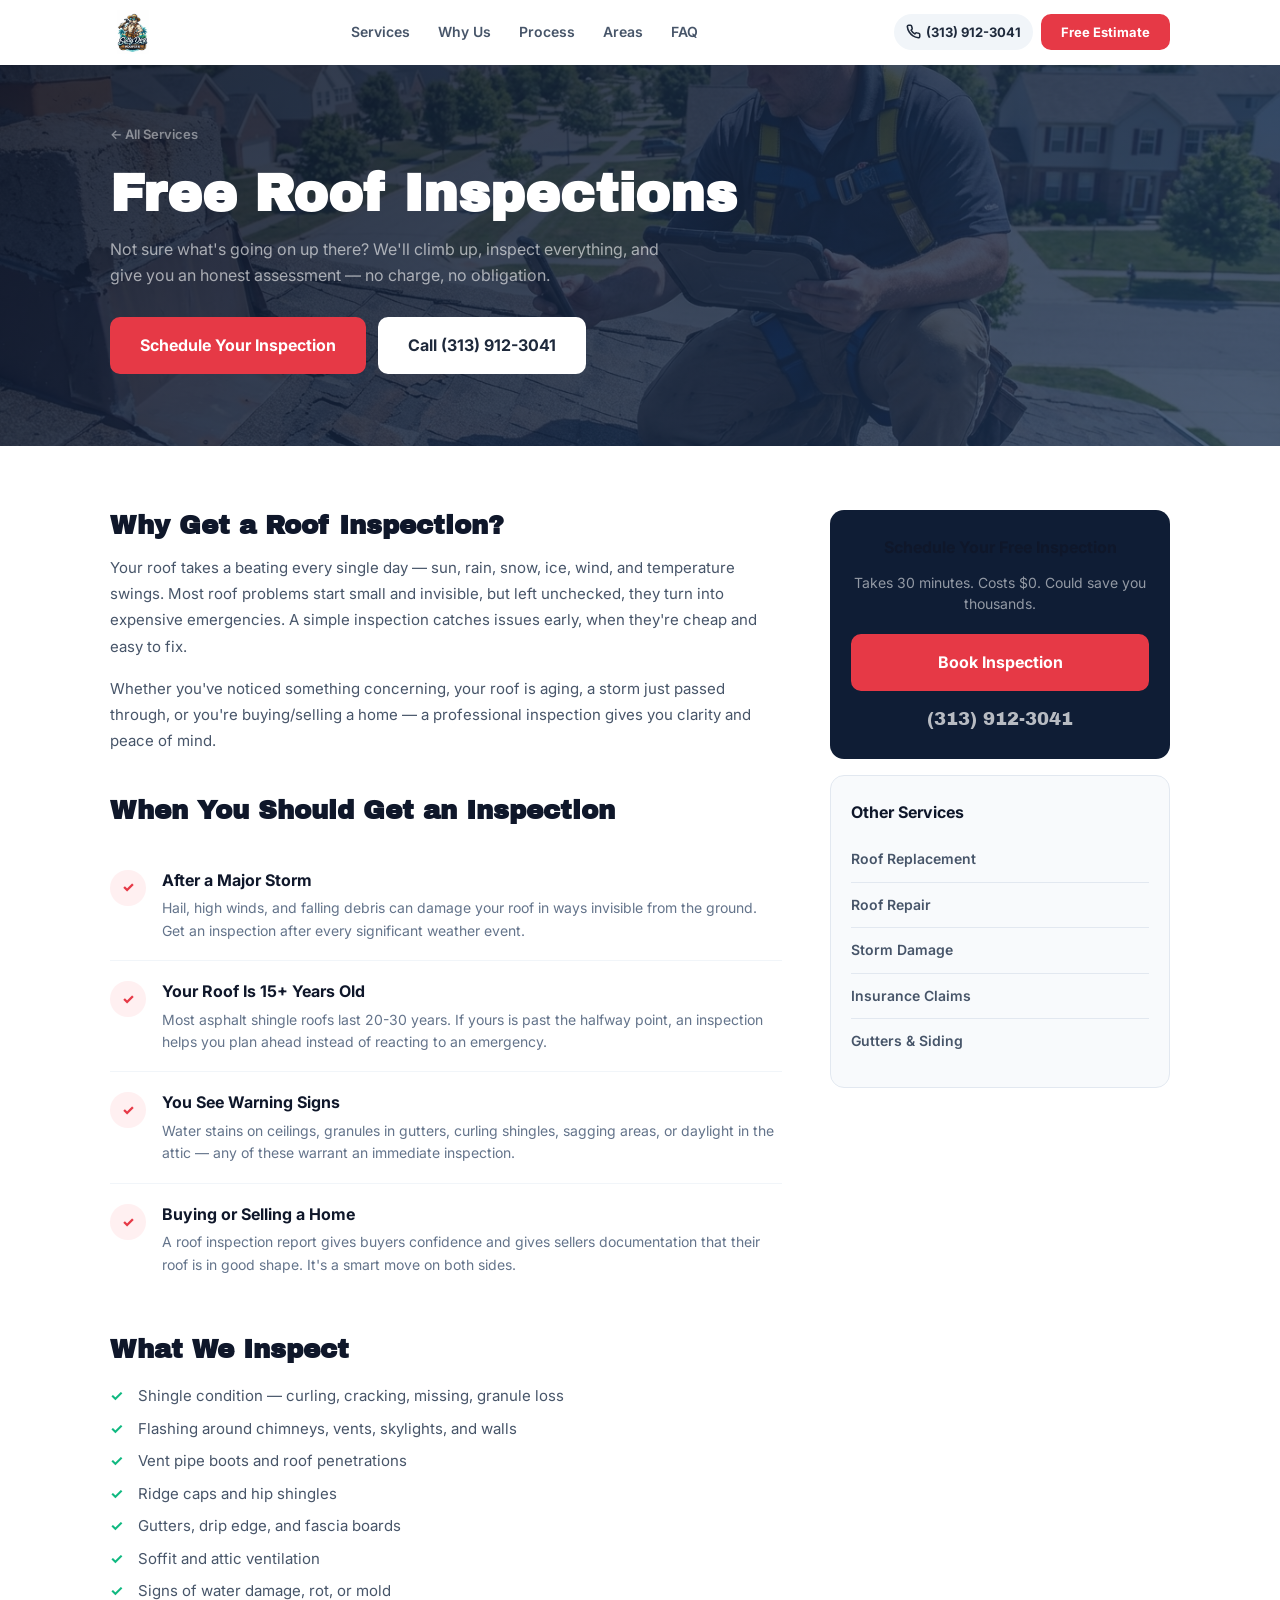
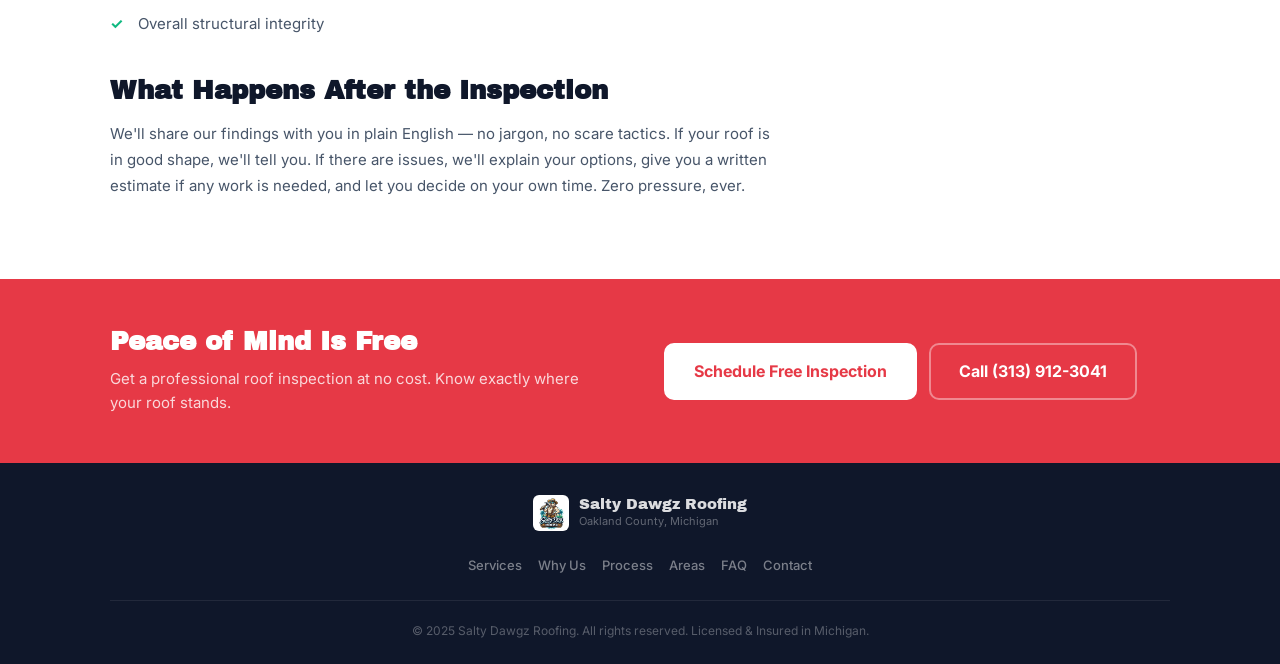
<file: free-inspections/index.html>
<!DOCTYPE html>
<html lang="en">
<head>
  <meta charset="UTF-8">
  <meta name="viewport" content="width=device-width, initial-scale=1.0">
  <title>Free Roof Inspection Oakland County MI | Salty Dawgz Roofing</title>
  <meta name="description" content="Free roof inspections in Oakland County Michigan. We climb up, inspect everything, and give you an honest assessment — no charge, no obligation. Call (313) 912-3041 to schedule.">
  <meta name="robots" content="index, follow">
  <link rel="canonical" href="https://saltydawgzroofingmi.com/free-inspections/">
  <meta property="og:title" content="Free Roof Inspection Oakland County MI | Salty Dawgz Roofing">
  <meta property="og:description" content="We climb up, inspect everything, and give you an honest assessment — no charge, no obligation. Schedule your free roof inspection today.">
  <meta property="og:type" content="website">
  <meta property="og:url" content="https://saltydawgzroofingmi.com/free-inspections/">
  <meta property="og:image" content="https://saltydawgzroofingmi.com/logo.png">
  <link rel="icon" type="image/png" sizes="32x32" href="../favicon-32x32.png">
  <link rel="icon" type="image/png" sizes="16x16" href="../favicon-16x16.png">
  <link rel="apple-touch-icon" sizes="180x180" href="../apple-touch-icon.png">
  <script type="application/ld+json">
  {"@context":"https://schema.org","@type":"Service","serviceType":"Free Roof Inspection","provider":{"@type":"RoofingContractor","name":"Salty Dawgz Roofing","url":"https://saltydawgzroofingmi.com","telephone":"+13139123041","areaServed":"Oakland County, MI"},"areaServed":{"@type":"AdministrativeArea","name":"Oakland County, Michigan"},"description":"Complimentary residential roof inspections in Oakland County Michigan. Thorough assessment with photo documentation and honest recommendations.","offers":{"@type":"Offer","price":"0","priceCurrency":"USD"}}
  </script>
  <link rel="preconnect" href="https://fonts.googleapis.com">
  <link rel="preconnect" href="https://fonts.gstatic.com" crossorigin>
  <link href="https://fonts.googleapis.com/css2?family=Inter:wght@400;500;600;700;800;900&family=Archivo+Black&display=swap" rel="stylesheet">
  <link rel="stylesheet" href="../styles.css">
</head>
<body>

  <div class="sticky-cta" id="stickyCta"><a href="tel:+13139123041" class="sticky-cta__call"><svg width="18" height="18" viewBox="0 0 24 24" fill="none" stroke="currentColor" stroke-width="2.5" stroke-linecap="round" stroke-linejoin="round"><path d="M22 16.92v3a2 2 0 01-2.18 2 19.79 19.79 0 01-8.63-3.07 19.5 19.5 0 01-6-6 19.79 19.79 0 01-3.07-8.67A2 2 0 014.11 2h3a2 2 0 012 1.72c.127.96.361 1.903.7 2.81a2 2 0 01-.45 2.11L8.09 9.91a16 16 0 006 6l1.27-1.27a2 2 0 012.11-.45c.907.339 1.85.573 2.81.7A2 2 0 0122 16.92z"/></svg>Call Now</a><a href="../#contact" class="sticky-cta__quote">Schedule Inspection</a></div>

  <header class="header" id="header"><div class="container"><div class="header__inner"><a href="../" class="header__brand"><img src="../logo.png" alt="Salty Dawgz Roofing" class="header__logo-img" width="44" height="44"></a><nav class="header__nav"><a href="../#services">Services</a><a href="../#why">Why Us</a><a href="../#process">Process</a><a href="../#areas">Areas</a><a href="../#faq">FAQ</a></nav><div class="header__actions"><a href="tel:+13139123041" class="header__phone"><svg width="15" height="15" viewBox="0 0 24 24" fill="none" stroke="currentColor" stroke-width="2.5" stroke-linecap="round" stroke-linejoin="round"><path d="M22 16.92v3a2 2 0 01-2.18 2 19.79 19.79 0 01-8.63-3.07 19.5 19.5 0 01-6-6 19.79 19.79 0 01-3.07-8.67A2 2 0 014.11 2h3a2 2 0 012 1.72c.127.96.361 1.903.7 2.81a2 2 0 01-.45 2.11L8.09 9.91a16 16 0 006 6l1.27-1.27a2 2 0 012.11-.45c.907.339 1.85.573 2.81.7A2 2 0 0122 16.92z"/></svg><span>(313) 912-3041</span></a><a href="../#contact" class="btn btn--primary btn--sm header__cta">Free Estimate</a><button class="hamburger" id="hamburger" aria-label="Open menu"><span></span><span></span><span></span></button></div></div></div></header>
  <div class="mobile-menu" id="mobileMenu"><nav class="mobile-menu__nav"><a href="../#services">Services</a><a href="../#why">Why Us</a><a href="../#process">Process</a><a href="../#areas">Areas</a><a href="../#faq">FAQ</a><a href="../#contact" class="btn btn--primary btn--lg btn--full">Get Free Estimate</a></nav></div>

  <section class="svc-hero" style="background-image:url('../assets/images/svc-inspection.jpg');">
    <div class="container">
      <a href="../" class="svc-hero__back">&larr; All Services</a>
      <h1 class="svc-hero__title">Free Roof Inspections</h1>
      <p class="svc-hero__subtitle">Not sure what's going on up there? We'll climb up, inspect everything, and give you an honest assessment — no charge, no obligation.</p>
      <div class="svc-hero__ctas">
        <a href="../#contact" class="btn btn--primary btn--lg">Schedule Your Inspection</a>
        <a href="tel:+13139123041" class="btn btn--white btn--lg">Call (313) 912-3041</a>
      </div>
    </div>
  </section>

  <section class="svc-content">
    <div class="container">
      <div class="svc-content__grid">
        <div class="svc-content__main">
          <h2>Why Get a Roof Inspection?</h2>
          <p>Your roof takes a beating every single day — sun, rain, snow, ice, wind, and temperature swings. Most roof problems start small and invisible, but left unchecked, they turn into expensive emergencies. A simple inspection catches issues early, when they're cheap and easy to fix.</p>
          <p>Whether you've noticed something concerning, your roof is aging, a storm just passed through, or you're buying/selling a home — a professional inspection gives you clarity and peace of mind.</p>

          <h2>When You Should Get an Inspection</h2>
          <div class="svc-steps">
            <div class="svc-step">
              <div class="svc-step__num">&#10003;</div>
              <div>
                <h3>After a Major Storm</h3>
                <p>Hail, high winds, and falling debris can damage your roof in ways invisible from the ground. Get an inspection after every significant weather event.</p>
              </div>
            </div>
            <div class="svc-step">
              <div class="svc-step__num">&#10003;</div>
              <div>
                <h3>Your Roof Is 15+ Years Old</h3>
                <p>Most asphalt shingle roofs last 20-30 years. If yours is past the halfway point, an inspection helps you plan ahead instead of reacting to an emergency.</p>
              </div>
            </div>
            <div class="svc-step">
              <div class="svc-step__num">&#10003;</div>
              <div>
                <h3>You See Warning Signs</h3>
                <p>Water stains on ceilings, granules in gutters, curling shingles, sagging areas, or daylight in the attic — any of these warrant an immediate inspection.</p>
              </div>
            </div>
            <div class="svc-step">
              <div class="svc-step__num">&#10003;</div>
              <div>
                <h3>Buying or Selling a Home</h3>
                <p>A roof inspection report gives buyers confidence and gives sellers documentation that their roof is in good shape. It's a smart move on both sides.</p>
              </div>
            </div>
          </div>

          <h2>What We Inspect</h2>
          <ul class="svc-checklist">
            <li>Shingle condition — curling, cracking, missing, granule loss</li>
            <li>Flashing around chimneys, vents, skylights, and walls</li>
            <li>Vent pipe boots and roof penetrations</li>
            <li>Ridge caps and hip shingles</li>
            <li>Gutters, drip edge, and fascia boards</li>
            <li>Soffit and attic ventilation</li>
            <li>Signs of water damage, rot, or mold</li>
            <li>Overall structural integrity</li>
          </ul>

          <h2>What Happens After the Inspection</h2>
          <p>We'll share our findings with you in plain English — no jargon, no scare tactics. If your roof is in good shape, we'll tell you. If there are issues, we'll explain your options, give you a written estimate if any work is needed, and let you decide on your own time. Zero pressure, ever.</p>
        </div>

        <aside class="svc-content__sidebar">
          <div class="svc-sidebar-card svc-sidebar-card--cta">
            <h3>Schedule Your Free Inspection</h3>
            <p>Takes 30 minutes. Costs $0. Could save you thousands.</p>
            <a href="../#contact" class="btn btn--primary btn--lg btn--full">Book Inspection</a>
            <a href="tel:+13139123041" class="svc-sidebar-phone">(313) 912-3041</a>
          </div>
          <div class="svc-sidebar-card">
            <h3>Other Services</h3>
            <ul class="svc-sidebar-links">
              <li><a href="../roof-replacement/">Roof Replacement</a></li>
              <li><a href="../roof-repair/">Roof Repair</a></li>
              <li><a href="../storm-damage/">Storm Damage</a></li>
              <li><a href="../insurance-claims/">Insurance Claims</a></li>
              <li><a href="../gutters-siding/">Gutters &amp; Siding</a></li>
            </ul>
          </div>
        </aside>
      </div>
    </div>
  </section>

  <section class="cta-banner"><div class="container"><div class="cta-banner__inner"><div><h2>Peace of Mind Is Free</h2><p>Get a professional roof inspection at no cost. Know exactly where your roof stands.</p></div><div class="cta-banner__actions"><a href="../#contact" class="btn btn--primary btn--lg">Schedule Free Inspection</a><a href="tel:+13139123041" class="btn btn--white btn--lg">Call (313) 912-3041</a></div></div></div></section>

  <footer class="footer"><div class="container"><div class="footer__top"><div class="footer__brand"><img src="../logo.png" alt="Salty Dawgz Roofing" class="footer__logo-img" width="36" height="36"><div><span class="footer__name">Salty Dawgz Roofing</span><span class="footer__sub">Oakland County, Michigan</span></div></div><div class="footer__links"><a href="../#services">Services</a><a href="../#why">Why Us</a><a href="../#process">Process</a><a href="../#areas">Areas</a><a href="../#faq">FAQ</a><a href="../#contact">Contact</a></div></div><div class="footer__bottom"><p>&copy; 2025 Salty Dawgz Roofing. All rights reserved. Licensed &amp; Insured in Michigan.</p></div></div></footer>

  <script>const stickyCta=document.getElementById('stickyCta'),header=document.getElementById('header');window.addEventListener('scroll',()=>{stickyCta.classList.toggle('sticky-cta--visible',window.scrollY>400);header.classList.toggle('header--scrolled',window.scrollY>20)});const hamburger=document.getElementById('hamburger'),mobileMenu=document.getElementById('mobileMenu');hamburger.addEventListener('click',()=>{hamburger.classList.toggle('is-active');mobileMenu.classList.toggle('is-open');document.body.classList.toggle('menu-open')});mobileMenu.querySelectorAll('a').forEach(l=>l.addEventListener('click',()=>{hamburger.classList.remove('is-active');mobileMenu.classList.remove('is-open');document.body.classList.remove('menu-open')}));</script>
</body>
</html>
</file>
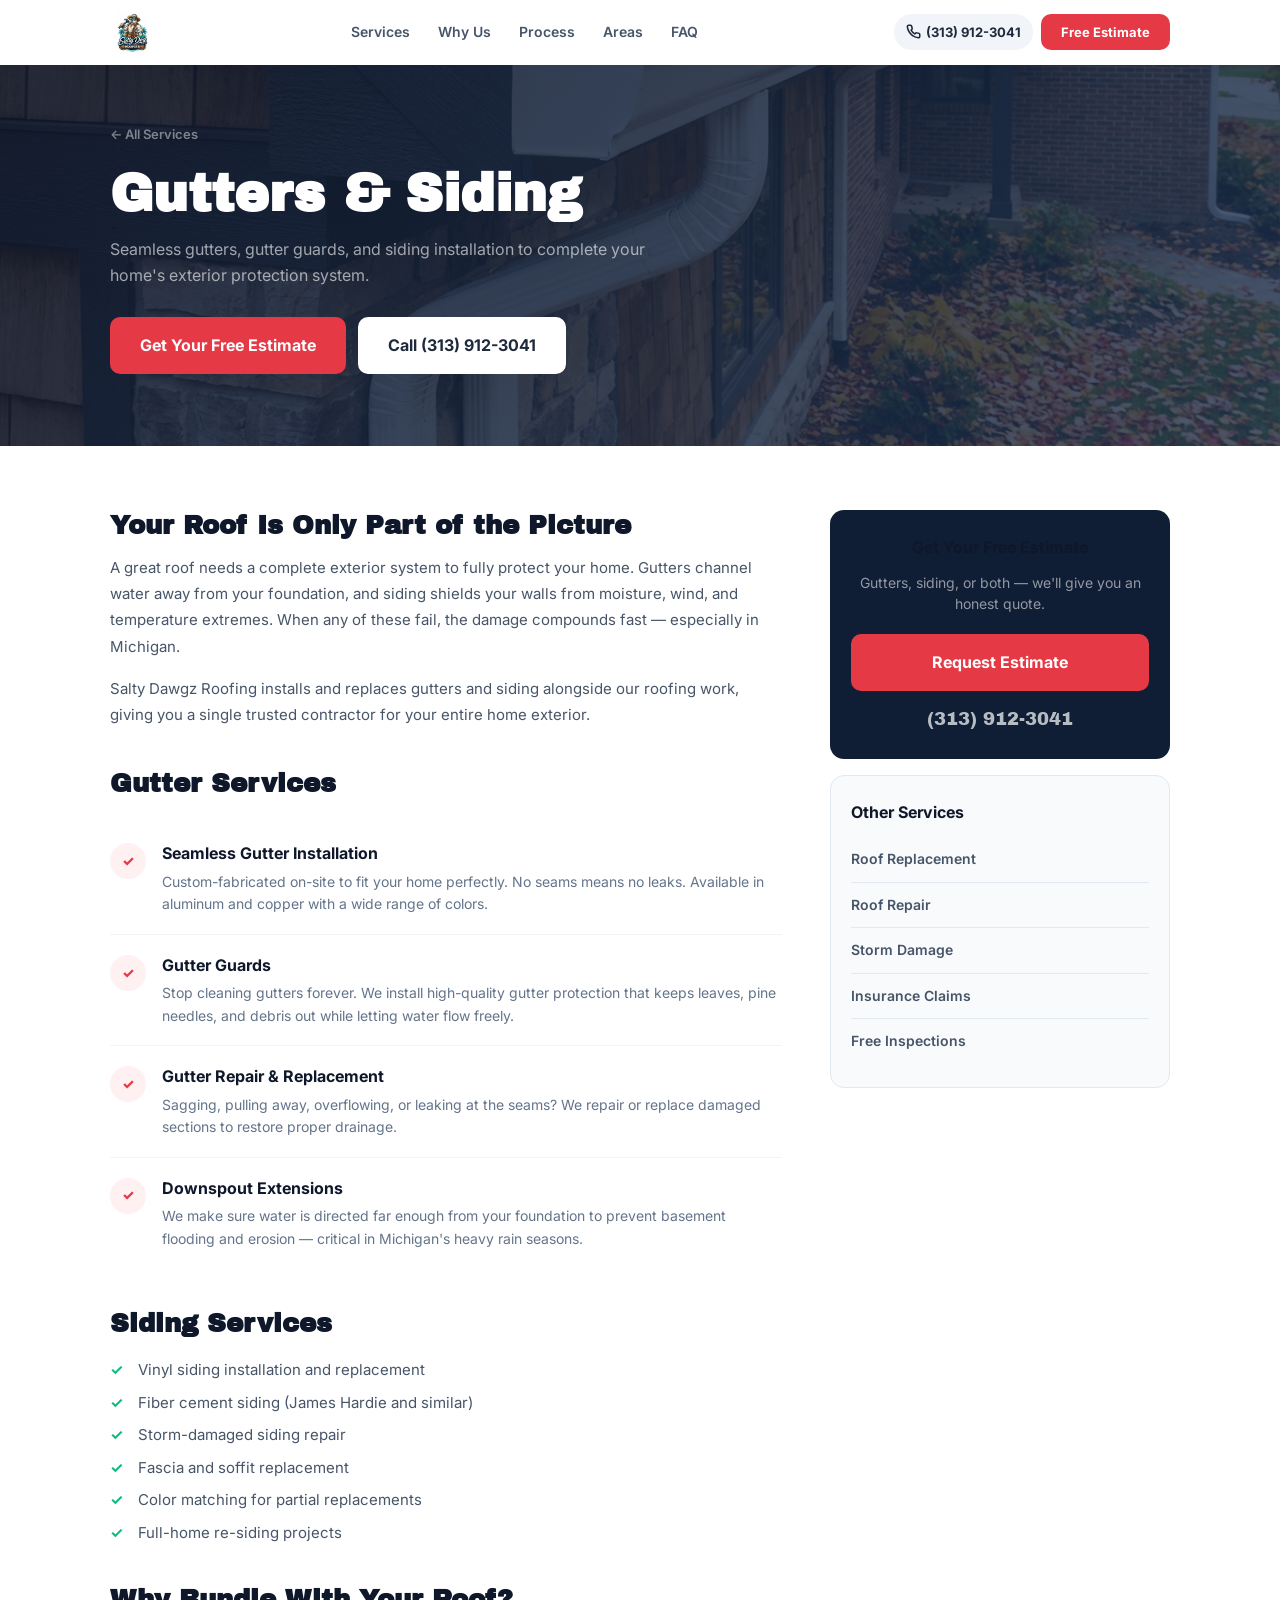
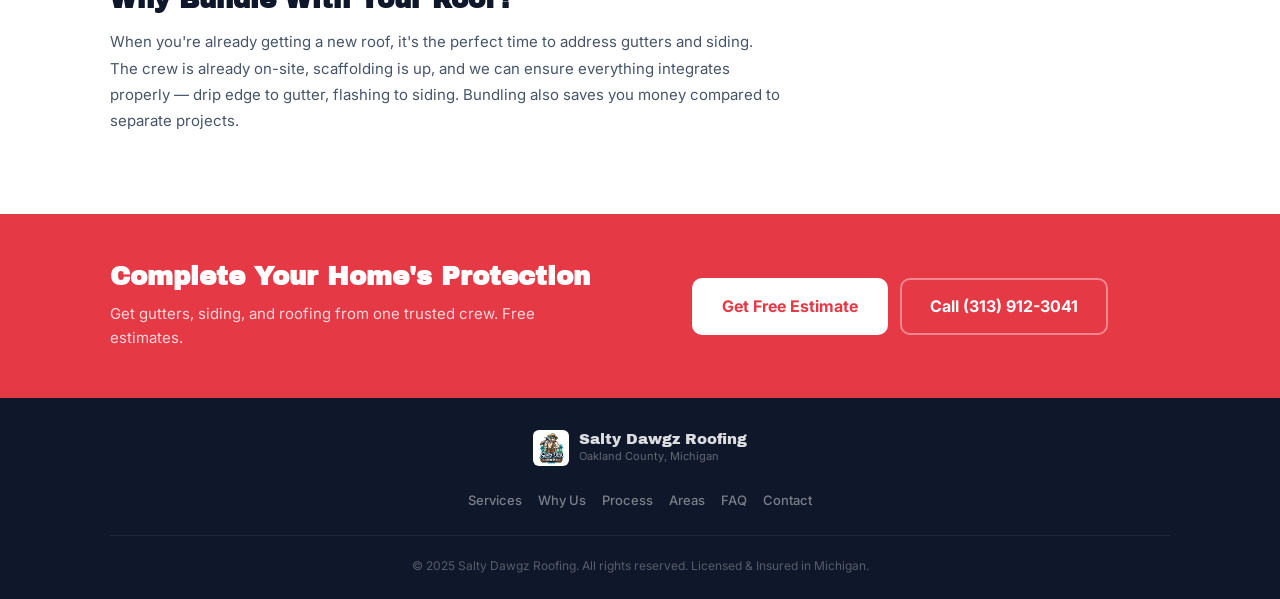
<file: gutters-siding/index.html>
<!DOCTYPE html>
<html lang="en">
<head>
  <meta charset="UTF-8">
  <meta name="viewport" content="width=device-width, initial-scale=1.0">
  <title>Gutters & Siding Installation Oakland County MI | Salty Dawgz Roofing</title>
  <meta name="description" content="Seamless gutter installation, gutter guards, and siding replacement in Oakland County Michigan. Complete your home's exterior protection. Free estimates. Call (313) 912-3041.">
  <meta name="robots" content="index, follow">
  <link rel="canonical" href="https://saltydawgzroofingmi.com/gutters-siding/">
  <meta property="og:title" content="Gutters & Siding Installation | Salty Dawgz Roofing — Oakland County MI">
  <meta property="og:description" content="Seamless gutters, gutter guards, and siding installation across Oakland County Michigan. Free estimates.">
  <meta property="og:type" content="website">
  <meta property="og:url" content="https://saltydawgzroofingmi.com/gutters-siding/">
  <meta property="og:image" content="https://saltydawgzroofingmi.com/logo.png">
  <link rel="icon" type="image/png" sizes="32x32" href="../favicon-32x32.png">
  <link rel="icon" type="image/png" sizes="16x16" href="../favicon-16x16.png">
  <link rel="apple-touch-icon" sizes="180x180" href="../apple-touch-icon.png">
  <script type="application/ld+json">
  {"@context":"https://schema.org","@type":"Service","serviceType":"Gutter and Siding Installation","provider":{"@type":"RoofingContractor","name":"Salty Dawgz Roofing","url":"https://saltydawgzroofingmi.com","telephone":"+13139123041","areaServed":"Oakland County, MI"},"areaServed":{"@type":"AdministrativeArea","name":"Oakland County, Michigan"},"description":"Seamless gutter installation, gutter guards, and siding replacement in Oakland County Michigan."}
  </script>
  <link rel="preconnect" href="https://fonts.googleapis.com">
  <link rel="preconnect" href="https://fonts.gstatic.com" crossorigin>
  <link href="https://fonts.googleapis.com/css2?family=Inter:wght@400;500;600;700;800;900&family=Archivo+Black&display=swap" rel="stylesheet">
  <link rel="stylesheet" href="../styles.css">
</head>
<body>

  <div class="sticky-cta" id="stickyCta"><a href="tel:+13139123041" class="sticky-cta__call"><svg width="18" height="18" viewBox="0 0 24 24" fill="none" stroke="currentColor" stroke-width="2.5" stroke-linecap="round" stroke-linejoin="round"><path d="M22 16.92v3a2 2 0 01-2.18 2 19.79 19.79 0 01-8.63-3.07 19.5 19.5 0 01-6-6 19.79 19.79 0 01-3.07-8.67A2 2 0 014.11 2h3a2 2 0 012 1.72c.127.96.361 1.903.7 2.81a2 2 0 01-.45 2.11L8.09 9.91a16 16 0 006 6l1.27-1.27a2 2 0 012.11-.45c.907.339 1.85.573 2.81.7A2 2 0 0122 16.92z"/></svg>Call Now</a><a href="../#contact" class="sticky-cta__quote">Free Estimate</a></div>

  <header class="header" id="header"><div class="container"><div class="header__inner"><a href="../" class="header__brand"><img src="../logo.png" alt="Salty Dawgz Roofing" class="header__logo-img" width="44" height="44"></a><nav class="header__nav"><a href="../#services">Services</a><a href="../#why">Why Us</a><a href="../#process">Process</a><a href="../#areas">Areas</a><a href="../#faq">FAQ</a></nav><div class="header__actions"><a href="tel:+13139123041" class="header__phone"><svg width="15" height="15" viewBox="0 0 24 24" fill="none" stroke="currentColor" stroke-width="2.5" stroke-linecap="round" stroke-linejoin="round"><path d="M22 16.92v3a2 2 0 01-2.18 2 19.79 19.79 0 01-8.63-3.07 19.5 19.5 0 01-6-6 19.79 19.79 0 01-3.07-8.67A2 2 0 014.11 2h3a2 2 0 012 1.72c.127.96.361 1.903.7 2.81a2 2 0 01-.45 2.11L8.09 9.91a16 16 0 006 6l1.27-1.27a2 2 0 012.11-.45c.907.339 1.85.573 2.81.7A2 2 0 0122 16.92z"/></svg><span>(313) 912-3041</span></a><a href="../#contact" class="btn btn--primary btn--sm header__cta">Free Estimate</a><button class="hamburger" id="hamburger" aria-label="Open menu"><span></span><span></span><span></span></button></div></div></div></header>
  <div class="mobile-menu" id="mobileMenu"><nav class="mobile-menu__nav"><a href="../#services">Services</a><a href="../#why">Why Us</a><a href="../#process">Process</a><a href="../#areas">Areas</a><a href="../#faq">FAQ</a><a href="../#contact" class="btn btn--primary btn--lg btn--full">Get Free Estimate</a></nav></div>

  <section class="svc-hero" style="background-image:url('../assets/images/svc-gutters.jpg');">
    <div class="container">
      <a href="../" class="svc-hero__back">&larr; All Services</a>
      <h1 class="svc-hero__title">Gutters &amp; Siding</h1>
      <p class="svc-hero__subtitle">Seamless gutters, gutter guards, and siding installation to complete your home's exterior protection system.</p>
      <div class="svc-hero__ctas">
        <a href="../#contact" class="btn btn--primary btn--lg">Get Your Free Estimate</a>
        <a href="tel:+13139123041" class="btn btn--white btn--lg">Call (313) 912-3041</a>
      </div>
    </div>
  </section>

  <section class="svc-content">
    <div class="container">
      <div class="svc-content__grid">
        <div class="svc-content__main">
          <h2>Your Roof Is Only Part of the Picture</h2>
          <p>A great roof needs a complete exterior system to fully protect your home. Gutters channel water away from your foundation, and siding shields your walls from moisture, wind, and temperature extremes. When any of these fail, the damage compounds fast — especially in Michigan.</p>
          <p>Salty Dawgz Roofing installs and replaces gutters and siding alongside our roofing work, giving you a single trusted contractor for your entire home exterior.</p>

          <h2>Gutter Services</h2>
          <div class="svc-steps">
            <div class="svc-step">
              <div class="svc-step__num">&#10003;</div>
              <div>
                <h3>Seamless Gutter Installation</h3>
                <p>Custom-fabricated on-site to fit your home perfectly. No seams means no leaks. Available in aluminum and copper with a wide range of colors.</p>
              </div>
            </div>
            <div class="svc-step">
              <div class="svc-step__num">&#10003;</div>
              <div>
                <h3>Gutter Guards</h3>
                <p>Stop cleaning gutters forever. We install high-quality gutter protection that keeps leaves, pine needles, and debris out while letting water flow freely.</p>
              </div>
            </div>
            <div class="svc-step">
              <div class="svc-step__num">&#10003;</div>
              <div>
                <h3>Gutter Repair &amp; Replacement</h3>
                <p>Sagging, pulling away, overflowing, or leaking at the seams? We repair or replace damaged sections to restore proper drainage.</p>
              </div>
            </div>
            <div class="svc-step">
              <div class="svc-step__num">&#10003;</div>
              <div>
                <h3>Downspout Extensions</h3>
                <p>We make sure water is directed far enough from your foundation to prevent basement flooding and erosion — critical in Michigan's heavy rain seasons.</p>
              </div>
            </div>
          </div>

          <h2>Siding Services</h2>
          <ul class="svc-checklist">
            <li>Vinyl siding installation and replacement</li>
            <li>Fiber cement siding (James Hardie and similar)</li>
            <li>Storm-damaged siding repair</li>
            <li>Fascia and soffit replacement</li>
            <li>Color matching for partial replacements</li>
            <li>Full-home re-siding projects</li>
          </ul>

          <h2>Why Bundle With Your Roof?</h2>
          <p>When you're already getting a new roof, it's the perfect time to address gutters and siding. The crew is already on-site, scaffolding is up, and we can ensure everything integrates properly — drip edge to gutter, flashing to siding. Bundling also saves you money compared to separate projects.</p>
        </div>

        <aside class="svc-content__sidebar">
          <div class="svc-sidebar-card svc-sidebar-card--cta">
            <h3>Get Your Free Estimate</h3>
            <p>Gutters, siding, or both — we'll give you an honest quote.</p>
            <a href="../#contact" class="btn btn--primary btn--lg btn--full">Request Estimate</a>
            <a href="tel:+13139123041" class="svc-sidebar-phone">(313) 912-3041</a>
          </div>
          <div class="svc-sidebar-card">
            <h3>Other Services</h3>
            <ul class="svc-sidebar-links">
              <li><a href="../roof-replacement/">Roof Replacement</a></li>
              <li><a href="../roof-repair/">Roof Repair</a></li>
              <li><a href="../storm-damage/">Storm Damage</a></li>
              <li><a href="../insurance-claims/">Insurance Claims</a></li>
              <li><a href="../free-inspections/">Free Inspections</a></li>
            </ul>
          </div>
        </aside>
      </div>
    </div>
  </section>

  <section class="cta-banner"><div class="container"><div class="cta-banner__inner"><div><h2>Complete Your Home's Protection</h2><p>Get gutters, siding, and roofing from one trusted crew. Free estimates.</p></div><div class="cta-banner__actions"><a href="../#contact" class="btn btn--primary btn--lg">Get Free Estimate</a><a href="tel:+13139123041" class="btn btn--white btn--lg">Call (313) 912-3041</a></div></div></div></section>

  <footer class="footer"><div class="container"><div class="footer__top"><div class="footer__brand"><img src="../logo.png" alt="Salty Dawgz Roofing" class="footer__logo-img" width="36" height="36"><div><span class="footer__name">Salty Dawgz Roofing</span><span class="footer__sub">Oakland County, Michigan</span></div></div><div class="footer__links"><a href="../#services">Services</a><a href="../#why">Why Us</a><a href="../#process">Process</a><a href="../#areas">Areas</a><a href="../#faq">FAQ</a><a href="../#contact">Contact</a></div></div><div class="footer__bottom"><p>&copy; 2025 Salty Dawgz Roofing. All rights reserved. Licensed &amp; Insured in Michigan.</p></div></div></footer>

  <script>const stickyCta=document.getElementById('stickyCta'),header=document.getElementById('header');window.addEventListener('scroll',()=>{stickyCta.classList.toggle('sticky-cta--visible',window.scrollY>400);header.classList.toggle('header--scrolled',window.scrollY>20)});const hamburger=document.getElementById('hamburger'),mobileMenu=document.getElementById('mobileMenu');hamburger.addEventListener('click',()=>{hamburger.classList.toggle('is-active');mobileMenu.classList.toggle('is-open');document.body.classList.toggle('menu-open')});mobileMenu.querySelectorAll('a').forEach(l=>l.addEventListener('click',()=>{hamburger.classList.remove('is-active');mobileMenu.classList.remove('is-open');document.body.classList.remove('menu-open')}));</script>
</body>
</html>
</file>
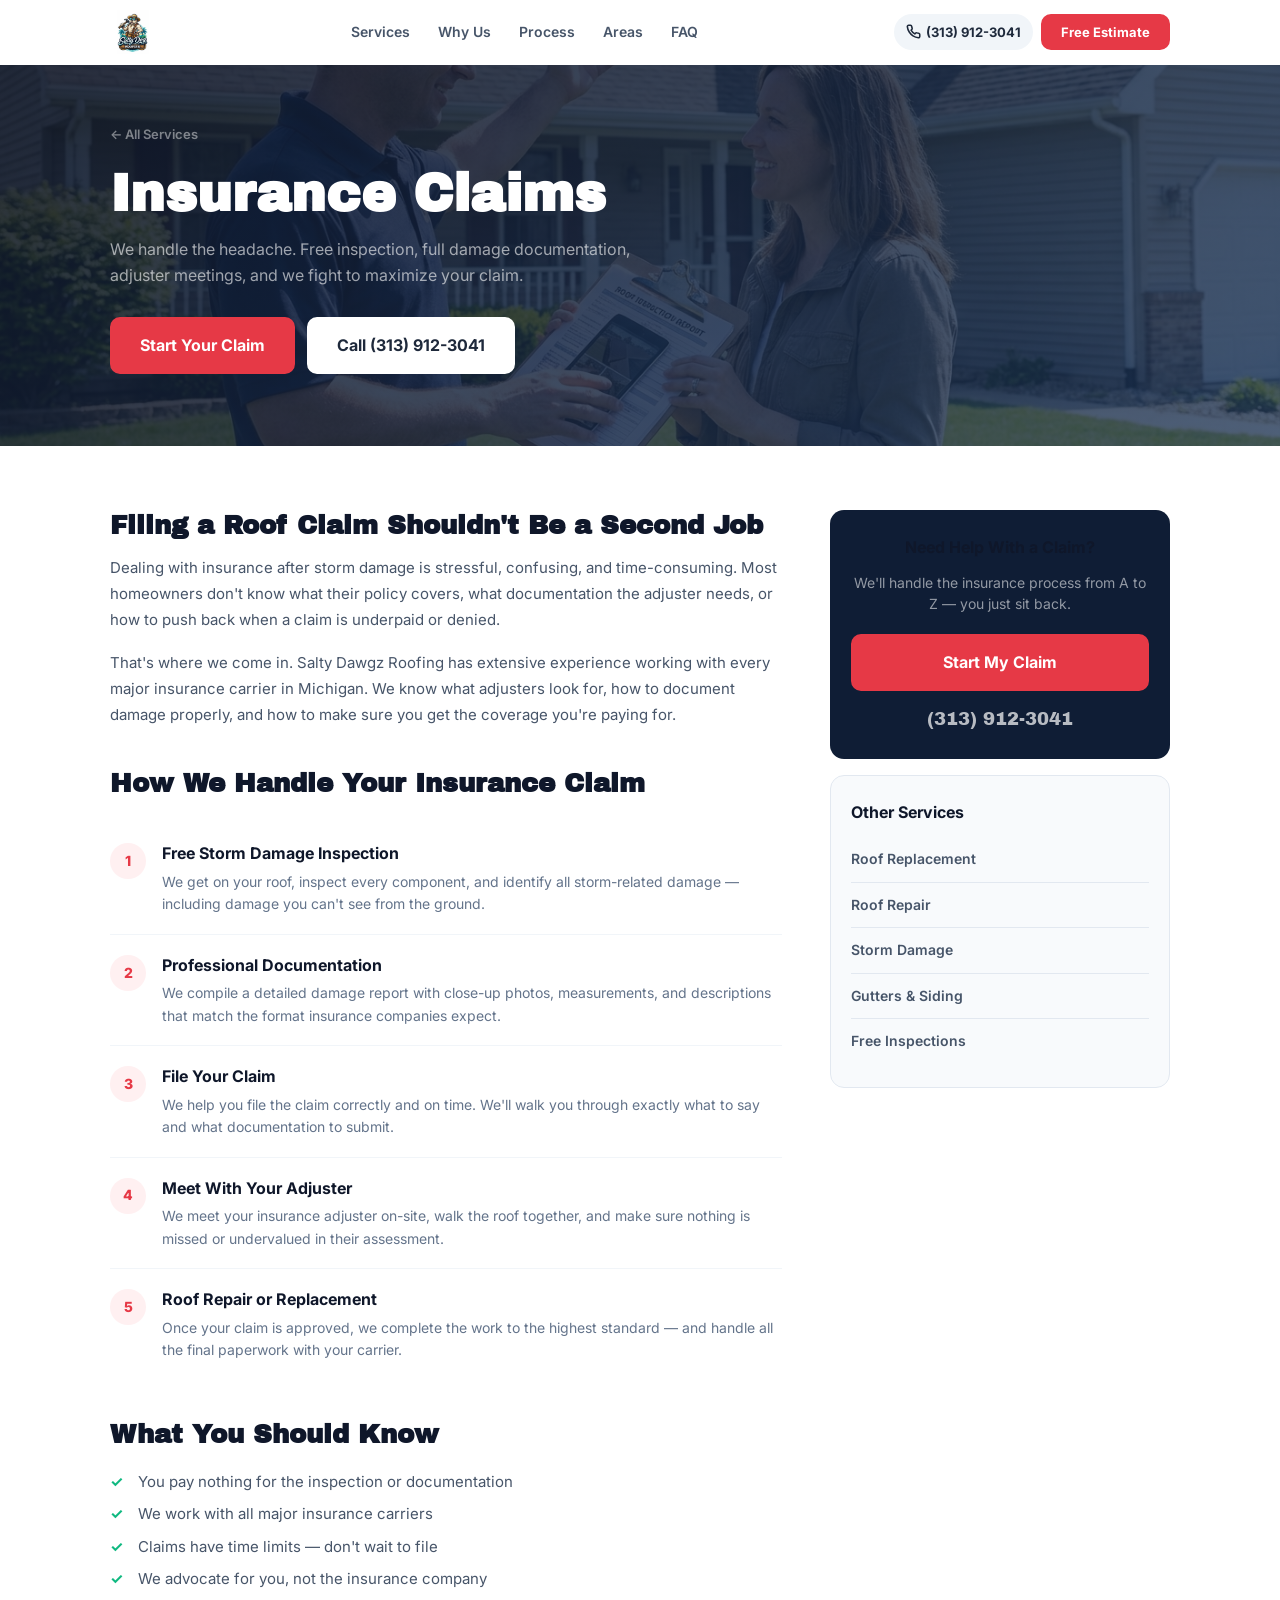
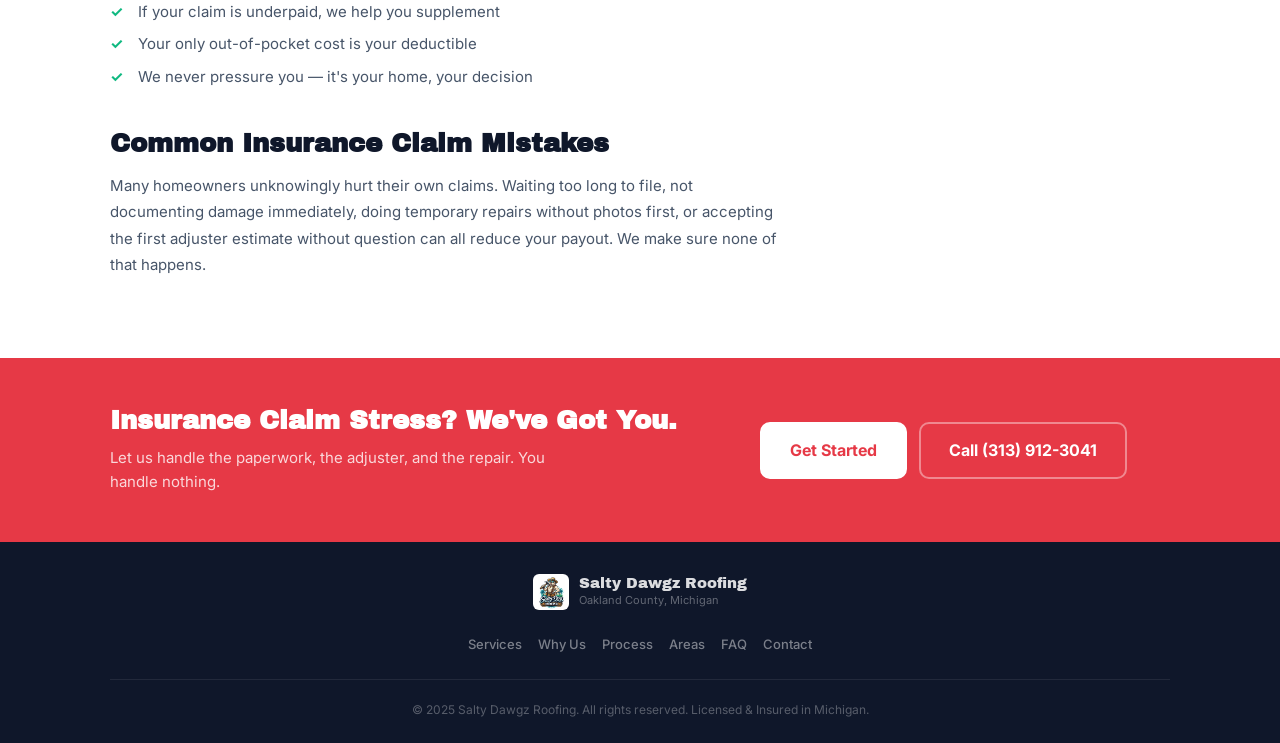
<file: insurance-claims/index.html>
<!DOCTYPE html>
<html lang="en">
<head>
  <meta charset="UTF-8">
  <meta name="viewport" content="width=device-width, initial-scale=1.0">
  <title>Roofing Insurance Claims Oakland County MI | Salty Dawgz Roofing</title>
  <meta name="description" content="We handle your roofing insurance claim from start to finish. Free inspection, damage documentation, adjuster meetings, and maximized payouts. Oakland County MI. Call (313) 912-3041.">
  <meta name="robots" content="index, follow">
  <link rel="canonical" href="https://saltydawgzroofingmi.com/insurance-claims/">
  <meta property="og:title" content="Roofing Insurance Claims | Salty Dawgz Roofing — Oakland County MI">
  <meta property="og:description" content="We handle the entire insurance claim process. Free inspection, full documentation, adjuster meetings, maximized payouts.">
  <meta property="og:type" content="website">
  <meta property="og:url" content="https://saltydawgzroofingmi.com/insurance-claims/">
  <meta property="og:image" content="https://saltydawgzroofingmi.com/logo.png">
  <link rel="icon" type="image/png" sizes="32x32" href="../favicon-32x32.png">
  <link rel="icon" type="image/png" sizes="16x16" href="../favicon-16x16.png">
  <link rel="apple-touch-icon" sizes="180x180" href="../apple-touch-icon.png">
  <script type="application/ld+json">
  {"@context":"https://schema.org","@type":"Service","serviceType":"Roofing Insurance Claim Assistance","provider":{"@type":"RoofingContractor","name":"Salty Dawgz Roofing","url":"https://saltydawgzroofingmi.com","telephone":"+13139123041","areaServed":"Oakland County, MI"},"areaServed":{"@type":"AdministrativeArea","name":"Oakland County, Michigan"},"description":"Full-service roofing insurance claim assistance in Oakland County Michigan. Damage documentation, adjuster coordination, and claim maximization."}
  </script>
  <link rel="preconnect" href="https://fonts.googleapis.com">
  <link rel="preconnect" href="https://fonts.gstatic.com" crossorigin>
  <link href="https://fonts.googleapis.com/css2?family=Inter:wght@400;500;600;700;800;900&family=Archivo+Black&display=swap" rel="stylesheet">
  <link rel="stylesheet" href="../styles.css">
</head>
<body>

  <div class="sticky-cta" id="stickyCta"><a href="tel:+13139123041" class="sticky-cta__call"><svg width="18" height="18" viewBox="0 0 24 24" fill="none" stroke="currentColor" stroke-width="2.5" stroke-linecap="round" stroke-linejoin="round"><path d="M22 16.92v3a2 2 0 01-2.18 2 19.79 19.79 0 01-8.63-3.07 19.5 19.5 0 01-6-6 19.79 19.79 0 01-3.07-8.67A2 2 0 014.11 2h3a2 2 0 012 1.72c.127.96.361 1.903.7 2.81a2 2 0 01-.45 2.11L8.09 9.91a16 16 0 006 6l1.27-1.27a2 2 0 012.11-.45c.907.339 1.85.573 2.81.7A2 2 0 0122 16.92z"/></svg>Call Now</a><a href="../#contact" class="sticky-cta__quote">Free Estimate</a></div>

  <header class="header" id="header"><div class="container"><div class="header__inner"><a href="../" class="header__brand"><img src="../logo.png" alt="Salty Dawgz Roofing" class="header__logo-img" width="44" height="44"></a><nav class="header__nav"><a href="../#services">Services</a><a href="../#why">Why Us</a><a href="../#process">Process</a><a href="../#areas">Areas</a><a href="../#faq">FAQ</a></nav><div class="header__actions"><a href="tel:+13139123041" class="header__phone"><svg width="15" height="15" viewBox="0 0 24 24" fill="none" stroke="currentColor" stroke-width="2.5" stroke-linecap="round" stroke-linejoin="round"><path d="M22 16.92v3a2 2 0 01-2.18 2 19.79 19.79 0 01-8.63-3.07 19.5 19.5 0 01-6-6 19.79 19.79 0 01-3.07-8.67A2 2 0 014.11 2h3a2 2 0 012 1.72c.127.96.361 1.903.7 2.81a2 2 0 01-.45 2.11L8.09 9.91a16 16 0 006 6l1.27-1.27a2 2 0 012.11-.45c.907.339 1.85.573 2.81.7A2 2 0 0122 16.92z"/></svg><span>(313) 912-3041</span></a><a href="../#contact" class="btn btn--primary btn--sm header__cta">Free Estimate</a><button class="hamburger" id="hamburger" aria-label="Open menu"><span></span><span></span><span></span></button></div></div></div></header>
  <div class="mobile-menu" id="mobileMenu"><nav class="mobile-menu__nav"><a href="../#services">Services</a><a href="../#why">Why Us</a><a href="../#process">Process</a><a href="../#areas">Areas</a><a href="../#faq">FAQ</a><a href="../#contact" class="btn btn--primary btn--lg btn--full">Get Free Estimate</a></nav></div>

  <section class="svc-hero" style="background-image:url('../assets/images/svc-insurance.jpg');">
    <div class="container">
      <a href="../" class="svc-hero__back">&larr; All Services</a>
      <h1 class="svc-hero__title">Insurance Claims</h1>
      <p class="svc-hero__subtitle">We handle the headache. Free inspection, full damage documentation, adjuster meetings, and we fight to maximize your claim.</p>
      <div class="svc-hero__ctas">
        <a href="../#contact" class="btn btn--primary btn--lg">Start Your Claim</a>
        <a href="tel:+13139123041" class="btn btn--white btn--lg">Call (313) 912-3041</a>
      </div>
    </div>
  </section>

  <section class="svc-content">
    <div class="container">
      <div class="svc-content__grid">
        <div class="svc-content__main">
          <h2>Filing a Roof Claim Shouldn't Be a Second Job</h2>
          <p>Dealing with insurance after storm damage is stressful, confusing, and time-consuming. Most homeowners don't know what their policy covers, what documentation the adjuster needs, or how to push back when a claim is underpaid or denied.</p>
          <p>That's where we come in. Salty Dawgz Roofing has extensive experience working with every major insurance carrier in Michigan. We know what adjusters look for, how to document damage properly, and how to make sure you get the coverage you're paying for.</p>

          <h2>How We Handle Your Insurance Claim</h2>
          <div class="svc-steps">
            <div class="svc-step">
              <div class="svc-step__num">1</div>
              <div>
                <h3>Free Storm Damage Inspection</h3>
                <p>We get on your roof, inspect every component, and identify all storm-related damage — including damage you can't see from the ground.</p>
              </div>
            </div>
            <div class="svc-step">
              <div class="svc-step__num">2</div>
              <div>
                <h3>Professional Documentation</h3>
                <p>We compile a detailed damage report with close-up photos, measurements, and descriptions that match the format insurance companies expect.</p>
              </div>
            </div>
            <div class="svc-step">
              <div class="svc-step__num">3</div>
              <div>
                <h3>File Your Claim</h3>
                <p>We help you file the claim correctly and on time. We'll walk you through exactly what to say and what documentation to submit.</p>
              </div>
            </div>
            <div class="svc-step">
              <div class="svc-step__num">4</div>
              <div>
                <h3>Meet With Your Adjuster</h3>
                <p>We meet your insurance adjuster on-site, walk the roof together, and make sure nothing is missed or undervalued in their assessment.</p>
              </div>
            </div>
            <div class="svc-step">
              <div class="svc-step__num">5</div>
              <div>
                <h3>Roof Repair or Replacement</h3>
                <p>Once your claim is approved, we complete the work to the highest standard — and handle all the final paperwork with your carrier.</p>
              </div>
            </div>
          </div>

          <h2>What You Should Know</h2>
          <ul class="svc-checklist">
            <li>You pay nothing for the inspection or documentation</li>
            <li>We work with all major insurance carriers</li>
            <li>Claims have time limits — don't wait to file</li>
            <li>We advocate for you, not the insurance company</li>
            <li>If your claim is underpaid, we help you supplement</li>
            <li>Your only out-of-pocket cost is your deductible</li>
            <li>We never pressure you — it's your home, your decision</li>
          </ul>

          <h2>Common Insurance Claim Mistakes</h2>
          <p>Many homeowners unknowingly hurt their own claims. Waiting too long to file, not documenting damage immediately, doing temporary repairs without photos first, or accepting the first adjuster estimate without question can all reduce your payout. We make sure none of that happens.</p>
        </div>

        <aside class="svc-content__sidebar">
          <div class="svc-sidebar-card svc-sidebar-card--cta">
            <h3>Need Help With a Claim?</h3>
            <p>We'll handle the insurance process from A to Z — you just sit back.</p>
            <a href="../#contact" class="btn btn--primary btn--lg btn--full">Start My Claim</a>
            <a href="tel:+13139123041" class="svc-sidebar-phone">(313) 912-3041</a>
          </div>
          <div class="svc-sidebar-card">
            <h3>Other Services</h3>
            <ul class="svc-sidebar-links">
              <li><a href="../roof-replacement/">Roof Replacement</a></li>
              <li><a href="../roof-repair/">Roof Repair</a></li>
              <li><a href="../storm-damage/">Storm Damage</a></li>
              <li><a href="../gutters-siding/">Gutters &amp; Siding</a></li>
              <li><a href="../free-inspections/">Free Inspections</a></li>
            </ul>
          </div>
        </aside>
      </div>
    </div>
  </section>

  <section class="cta-banner"><div class="container"><div class="cta-banner__inner"><div><h2>Insurance Claim Stress? We've Got You.</h2><p>Let us handle the paperwork, the adjuster, and the repair. You handle nothing.</p></div><div class="cta-banner__actions"><a href="../#contact" class="btn btn--primary btn--lg">Get Started</a><a href="tel:+13139123041" class="btn btn--white btn--lg">Call (313) 912-3041</a></div></div></div></section>

  <footer class="footer"><div class="container"><div class="footer__top"><div class="footer__brand"><img src="../logo.png" alt="Salty Dawgz Roofing" class="footer__logo-img" width="36" height="36"><div><span class="footer__name">Salty Dawgz Roofing</span><span class="footer__sub">Oakland County, Michigan</span></div></div><div class="footer__links"><a href="../#services">Services</a><a href="../#why">Why Us</a><a href="../#process">Process</a><a href="../#areas">Areas</a><a href="../#faq">FAQ</a><a href="../#contact">Contact</a></div></div><div class="footer__bottom"><p>&copy; 2025 Salty Dawgz Roofing. All rights reserved. Licensed &amp; Insured in Michigan.</p></div></div></footer>

  <script>const stickyCta=document.getElementById('stickyCta'),header=document.getElementById('header');window.addEventListener('scroll',()=>{stickyCta.classList.toggle('sticky-cta--visible',window.scrollY>400);header.classList.toggle('header--scrolled',window.scrollY>20)});const hamburger=document.getElementById('hamburger'),mobileMenu=document.getElementById('mobileMenu');hamburger.addEventListener('click',()=>{hamburger.classList.toggle('is-active');mobileMenu.classList.toggle('is-open');document.body.classList.toggle('menu-open')});mobileMenu.querySelectorAll('a').forEach(l=>l.addEventListener('click',()=>{hamburger.classList.remove('is-active');mobileMenu.classList.remove('is-open');document.body.classList.remove('menu-open')}));</script>
</body>
</html>
</file>
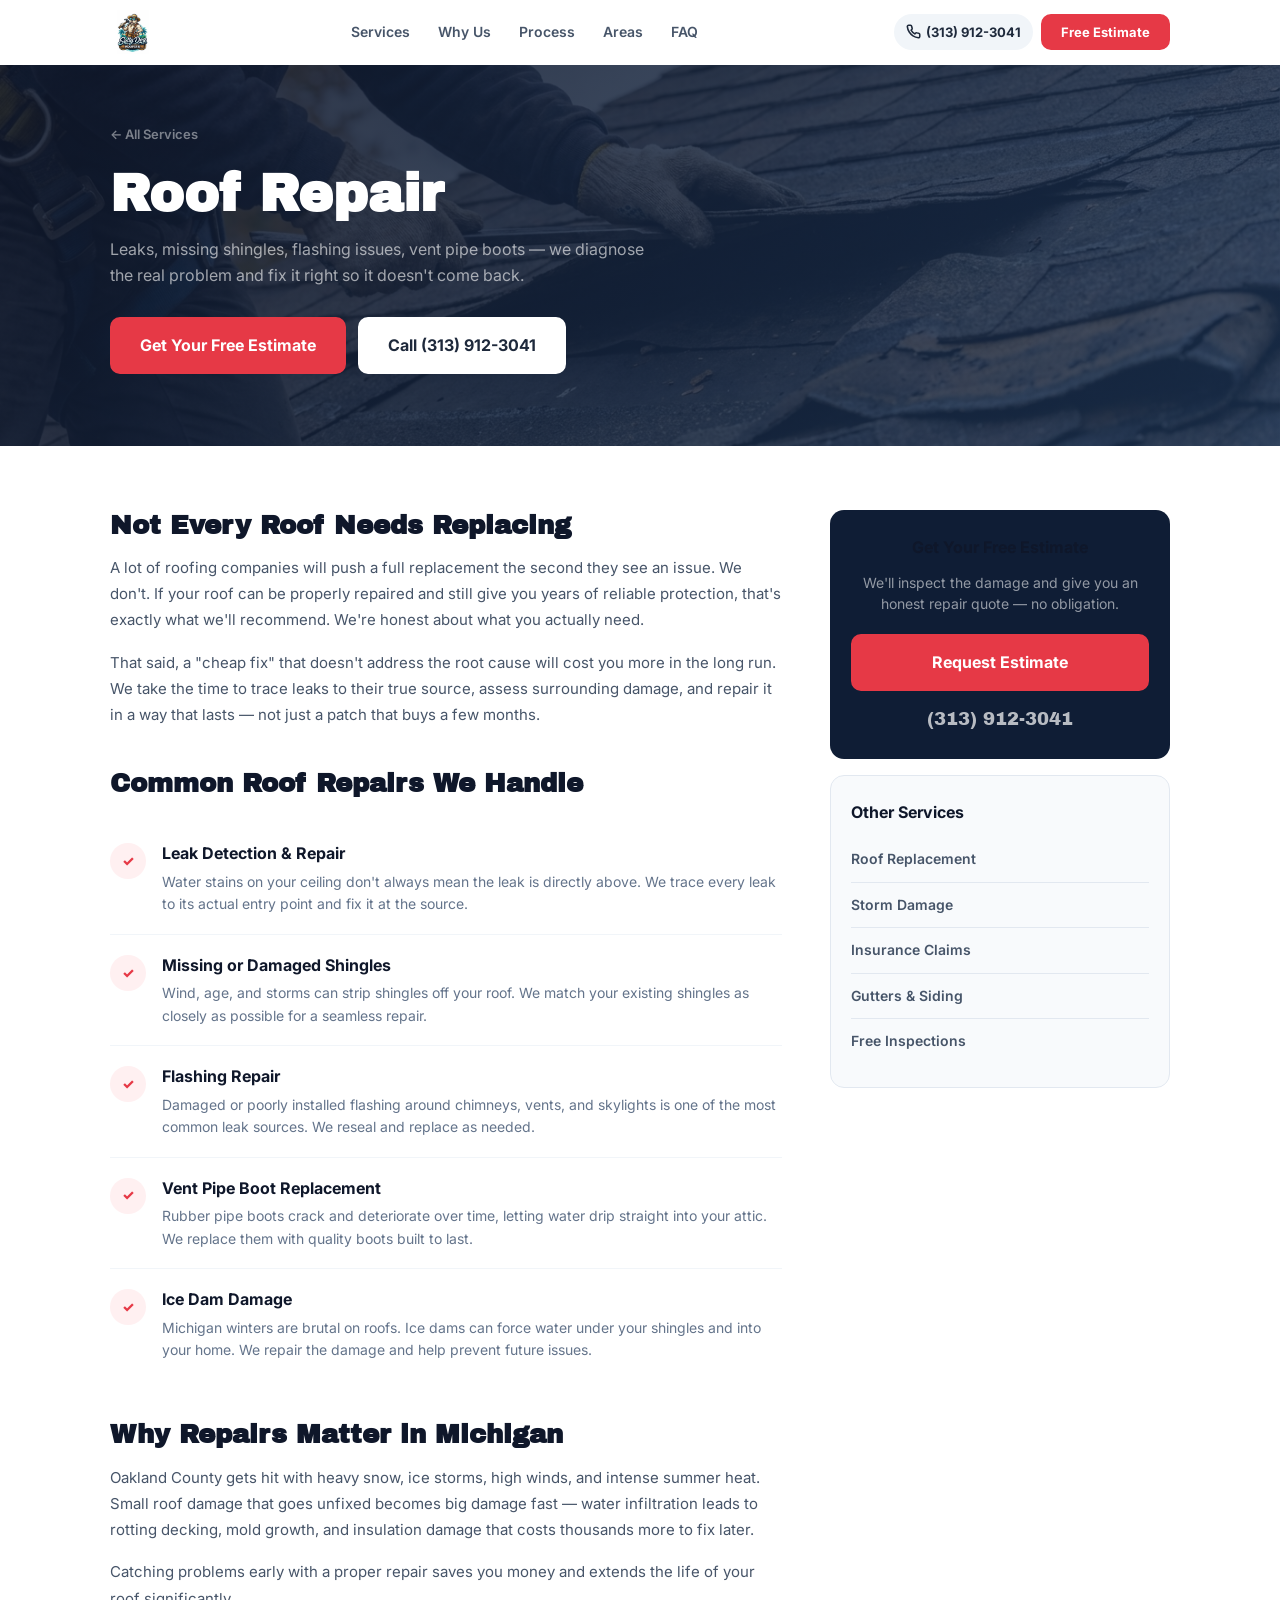
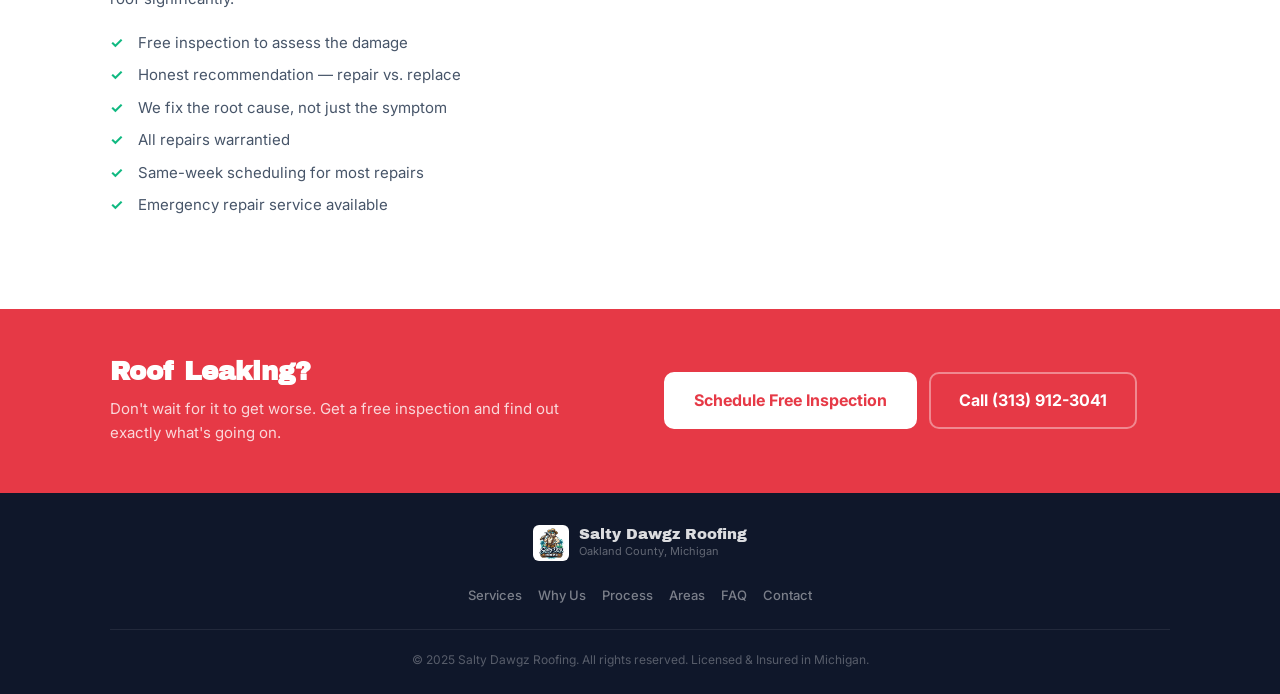
<file: roof-repair/index.html>
<!DOCTYPE html>
<html lang="en">
<head>
  <meta charset="UTF-8">
  <meta name="viewport" content="width=device-width, initial-scale=1.0">
  <title>Roof Repair in Oakland County MI | Salty Dawgz Roofing</title>
  <meta name="description" content="Expert roof repair in Oakland County Michigan. Leak repair, missing shingles, flashing issues, vent pipe boots. We diagnose the root cause and fix it right the first time. Call (313) 912-3041.">
  <meta name="robots" content="index, follow">
  <link rel="canonical" href="https://saltydawgzroofingmi.com/roof-repair/">
  <meta property="og:title" content="Roof Repair in Oakland County MI | Salty Dawgz Roofing">
  <meta property="og:description" content="Leak repair, missing shingles, flashing fixes — we diagnose the real problem and fix it right. Free estimates across Oakland County.">
  <meta property="og:type" content="website">
  <meta property="og:url" content="https://saltydawgzroofingmi.com/roof-repair/">
  <meta property="og:image" content="https://saltydawgzroofingmi.com/logo.png">
  <link rel="icon" type="image/png" sizes="32x32" href="../favicon-32x32.png">
  <link rel="icon" type="image/png" sizes="16x16" href="../favicon-16x16.png">
  <link rel="apple-touch-icon" sizes="180x180" href="../apple-touch-icon.png">
  <script type="application/ld+json">
  {"@context":"https://schema.org","@type":"Service","serviceType":"Roof Repair","provider":{"@type":"RoofingContractor","name":"Salty Dawgz Roofing","url":"https://saltydawgzroofingmi.com","telephone":"+13139123041","areaServed":"Oakland County, MI"},"areaServed":{"@type":"AdministrativeArea","name":"Oakland County, Michigan"},"description":"Expert roof repair services in Oakland County Michigan. Leak detection, shingle replacement, flashing repair, and emergency fixes."}
  </script>
  <link rel="preconnect" href="https://fonts.googleapis.com">
  <link rel="preconnect" href="https://fonts.gstatic.com" crossorigin>
  <link href="https://fonts.googleapis.com/css2?family=Inter:wght@400;500;600;700;800;900&family=Archivo+Black&display=swap" rel="stylesheet">
  <link rel="stylesheet" href="../styles.css">
</head>
<body>

  <div class="sticky-cta" id="stickyCta">
    <a href="tel:+13139123041" class="sticky-cta__call"><svg width="18" height="18" viewBox="0 0 24 24" fill="none" stroke="currentColor" stroke-width="2.5" stroke-linecap="round" stroke-linejoin="round"><path d="M22 16.92v3a2 2 0 01-2.18 2 19.79 19.79 0 01-8.63-3.07 19.5 19.5 0 01-6-6 19.79 19.79 0 01-3.07-8.67A2 2 0 014.11 2h3a2 2 0 012 1.72c.127.96.361 1.903.7 2.81a2 2 0 01-.45 2.11L8.09 9.91a16 16 0 006 6l1.27-1.27a2 2 0 012.11-.45c.907.339 1.85.573 2.81.7A2 2 0 0122 16.92z"/></svg>Call Now</a>
    <a href="../#contact" class="sticky-cta__quote">Free Estimate</a>
  </div>

  <header class="header" id="header">
    <div class="container">
      <div class="header__inner">
        <a href="../" class="header__brand"><img src="../logo.png" alt="Salty Dawgz Roofing" class="header__logo-img" width="44" height="44"></a>
        <nav class="header__nav"><a href="../#services">Services</a><a href="../#why">Why Us</a><a href="../#process">Process</a><a href="../#areas">Areas</a><a href="../#faq">FAQ</a></nav>
        <div class="header__actions">
          <a href="tel:+13139123041" class="header__phone"><svg width="15" height="15" viewBox="0 0 24 24" fill="none" stroke="currentColor" stroke-width="2.5" stroke-linecap="round" stroke-linejoin="round"><path d="M22 16.92v3a2 2 0 01-2.18 2 19.79 19.79 0 01-8.63-3.07 19.5 19.5 0 01-6-6 19.79 19.79 0 01-3.07-8.67A2 2 0 014.11 2h3a2 2 0 012 1.72c.127.96.361 1.903.7 2.81a2 2 0 01-.45 2.11L8.09 9.91a16 16 0 006 6l1.27-1.27a2 2 0 012.11-.45c.907.339 1.85.573 2.81.7A2 2 0 0122 16.92z"/></svg><span>(313) 912-3041</span></a>
          <a href="../#contact" class="btn btn--primary btn--sm header__cta">Free Estimate</a>
          <button class="hamburger" id="hamburger" aria-label="Open menu"><span></span><span></span><span></span></button>
        </div>
      </div>
    </div>
      </header>
  <div class="mobile-menu" id="mobileMenu"><nav class="mobile-menu__nav"><a href="../#services">Services</a><a href="../#why">Why Us</a><a href="../#process">Process</a><a href="../#areas">Areas</a><a href="../#faq">FAQ</a><a href="../#contact" class="btn btn--primary btn--lg btn--full">Get Free Estimate</a></nav></div>

  <section class="svc-hero" style="background-image:url('../assets/images/svc-roof-repair.jpg');">
    <div class="container">
      <a href="../" class="svc-hero__back">&larr; All Services</a>
      <h1 class="svc-hero__title">Roof Repair</h1>
      <p class="svc-hero__subtitle">Leaks, missing shingles, flashing issues, vent pipe boots — we diagnose the real problem and fix it right so it doesn't come back.</p>
      <div class="svc-hero__ctas">
        <a href="../#contact" class="btn btn--primary btn--lg">Get Your Free Estimate</a>
        <a href="tel:+13139123041" class="btn btn--white btn--lg">Call (313) 912-3041</a>
      </div>
    </div>
  </section>

  <section class="svc-content">
    <div class="container">
      <div class="svc-content__grid">
        <div class="svc-content__main">
          <h2>Not Every Roof Needs Replacing</h2>
          <p>A lot of roofing companies will push a full replacement the second they see an issue. We don't. If your roof can be properly repaired and still give you years of reliable protection, that's exactly what we'll recommend. We're honest about what you actually need.</p>
          <p>That said, a "cheap fix" that doesn't address the root cause will cost you more in the long run. We take the time to trace leaks to their true source, assess surrounding damage, and repair it in a way that lasts — not just a patch that buys a few months.</p>

          <h2>Common Roof Repairs We Handle</h2>
          <div class="svc-steps">
            <div class="svc-step">
              <div class="svc-step__num">&#10003;</div>
              <div>
                <h3>Leak Detection &amp; Repair</h3>
                <p>Water stains on your ceiling don't always mean the leak is directly above. We trace every leak to its actual entry point and fix it at the source.</p>
              </div>
            </div>
            <div class="svc-step">
              <div class="svc-step__num">&#10003;</div>
              <div>
                <h3>Missing or Damaged Shingles</h3>
                <p>Wind, age, and storms can strip shingles off your roof. We match your existing shingles as closely as possible for a seamless repair.</p>
              </div>
            </div>
            <div class="svc-step">
              <div class="svc-step__num">&#10003;</div>
              <div>
                <h3>Flashing Repair</h3>
                <p>Damaged or poorly installed flashing around chimneys, vents, and skylights is one of the most common leak sources. We reseal and replace as needed.</p>
              </div>
            </div>
            <div class="svc-step">
              <div class="svc-step__num">&#10003;</div>
              <div>
                <h3>Vent Pipe Boot Replacement</h3>
                <p>Rubber pipe boots crack and deteriorate over time, letting water drip straight into your attic. We replace them with quality boots built to last.</p>
              </div>
            </div>
            <div class="svc-step">
              <div class="svc-step__num">&#10003;</div>
              <div>
                <h3>Ice Dam Damage</h3>
                <p>Michigan winters are brutal on roofs. Ice dams can force water under your shingles and into your home. We repair the damage and help prevent future issues.</p>
              </div>
            </div>
          </div>

          <h2>Why Repairs Matter in Michigan</h2>
          <p>Oakland County gets hit with heavy snow, ice storms, high winds, and intense summer heat. Small roof damage that goes unfixed becomes big damage fast — water infiltration leads to rotting decking, mold growth, and insulation damage that costs thousands more to fix later.</p>
          <p>Catching problems early with a proper repair saves you money and extends the life of your roof significantly.</p>

          <ul class="svc-checklist">
            <li>Free inspection to assess the damage</li>
            <li>Honest recommendation — repair vs. replace</li>
            <li>We fix the root cause, not just the symptom</li>
            <li>All repairs warrantied</li>
            <li>Same-week scheduling for most repairs</li>
            <li>Emergency repair service available</li>
          </ul>
        </div>

        <aside class="svc-content__sidebar">
          <div class="svc-sidebar-card svc-sidebar-card--cta">
            <h3>Get Your Free Estimate</h3>
            <p>We'll inspect the damage and give you an honest repair quote — no obligation.</p>
            <a href="../#contact" class="btn btn--primary btn--lg btn--full">Request Estimate</a>
            <a href="tel:+13139123041" class="svc-sidebar-phone">(313) 912-3041</a>
          </div>
          <div class="svc-sidebar-card">
            <h3>Other Services</h3>
            <ul class="svc-sidebar-links">
              <li><a href="../roof-replacement/">Roof Replacement</a></li>
              <li><a href="../storm-damage/">Storm Damage</a></li>
              <li><a href="../insurance-claims/">Insurance Claims</a></li>
              <li><a href="../gutters-siding/">Gutters &amp; Siding</a></li>
              <li><a href="../free-inspections/">Free Inspections</a></li>
            </ul>
          </div>
        </aside>
      </div>
    </div>
  </section>

  <section class="cta-banner">
    <div class="container">
      <div class="cta-banner__inner">
        <div><h2>Roof Leaking?</h2><p>Don't wait for it to get worse. Get a free inspection and find out exactly what's going on.</p></div>
        <div class="cta-banner__actions">
          <a href="../#contact" class="btn btn--primary btn--lg">Schedule Free Inspection</a>
          <a href="tel:+13139123041" class="btn btn--white btn--lg">Call (313) 912-3041</a>
        </div>
      </div>
    </div>
  </section>

  <footer class="footer"><div class="container"><div class="footer__top"><div class="footer__brand"><img src="../logo.png" alt="Salty Dawgz Roofing" class="footer__logo-img" width="36" height="36"><div><span class="footer__name">Salty Dawgz Roofing</span><span class="footer__sub">Oakland County, Michigan</span></div></div><div class="footer__links"><a href="../#services">Services</a><a href="../#why">Why Us</a><a href="../#process">Process</a><a href="../#areas">Areas</a><a href="../#faq">FAQ</a><a href="../#contact">Contact</a></div></div><div class="footer__bottom"><p>&copy; 2025 Salty Dawgz Roofing. All rights reserved. Licensed &amp; Insured in Michigan.</p></div></div></footer>

  <script>
    const stickyCta=document.getElementById('stickyCta'),header=document.getElementById('header');window.addEventListener('scroll',()=>{stickyCta.classList.toggle('sticky-cta--visible',window.scrollY>400);header.classList.toggle('header--scrolled',window.scrollY>20)});const hamburger=document.getElementById('hamburger'),mobileMenu=document.getElementById('mobileMenu');hamburger.addEventListener('click',()=>{hamburger.classList.toggle('is-active');mobileMenu.classList.toggle('is-open');document.body.classList.toggle('menu-open')});mobileMenu.querySelectorAll('a').forEach(l=>l.addEventListener('click',()=>{hamburger.classList.remove('is-active');mobileMenu.classList.remove('is-open');document.body.classList.remove('menu-open')}));
  </script>
</body>
</html>
</file>
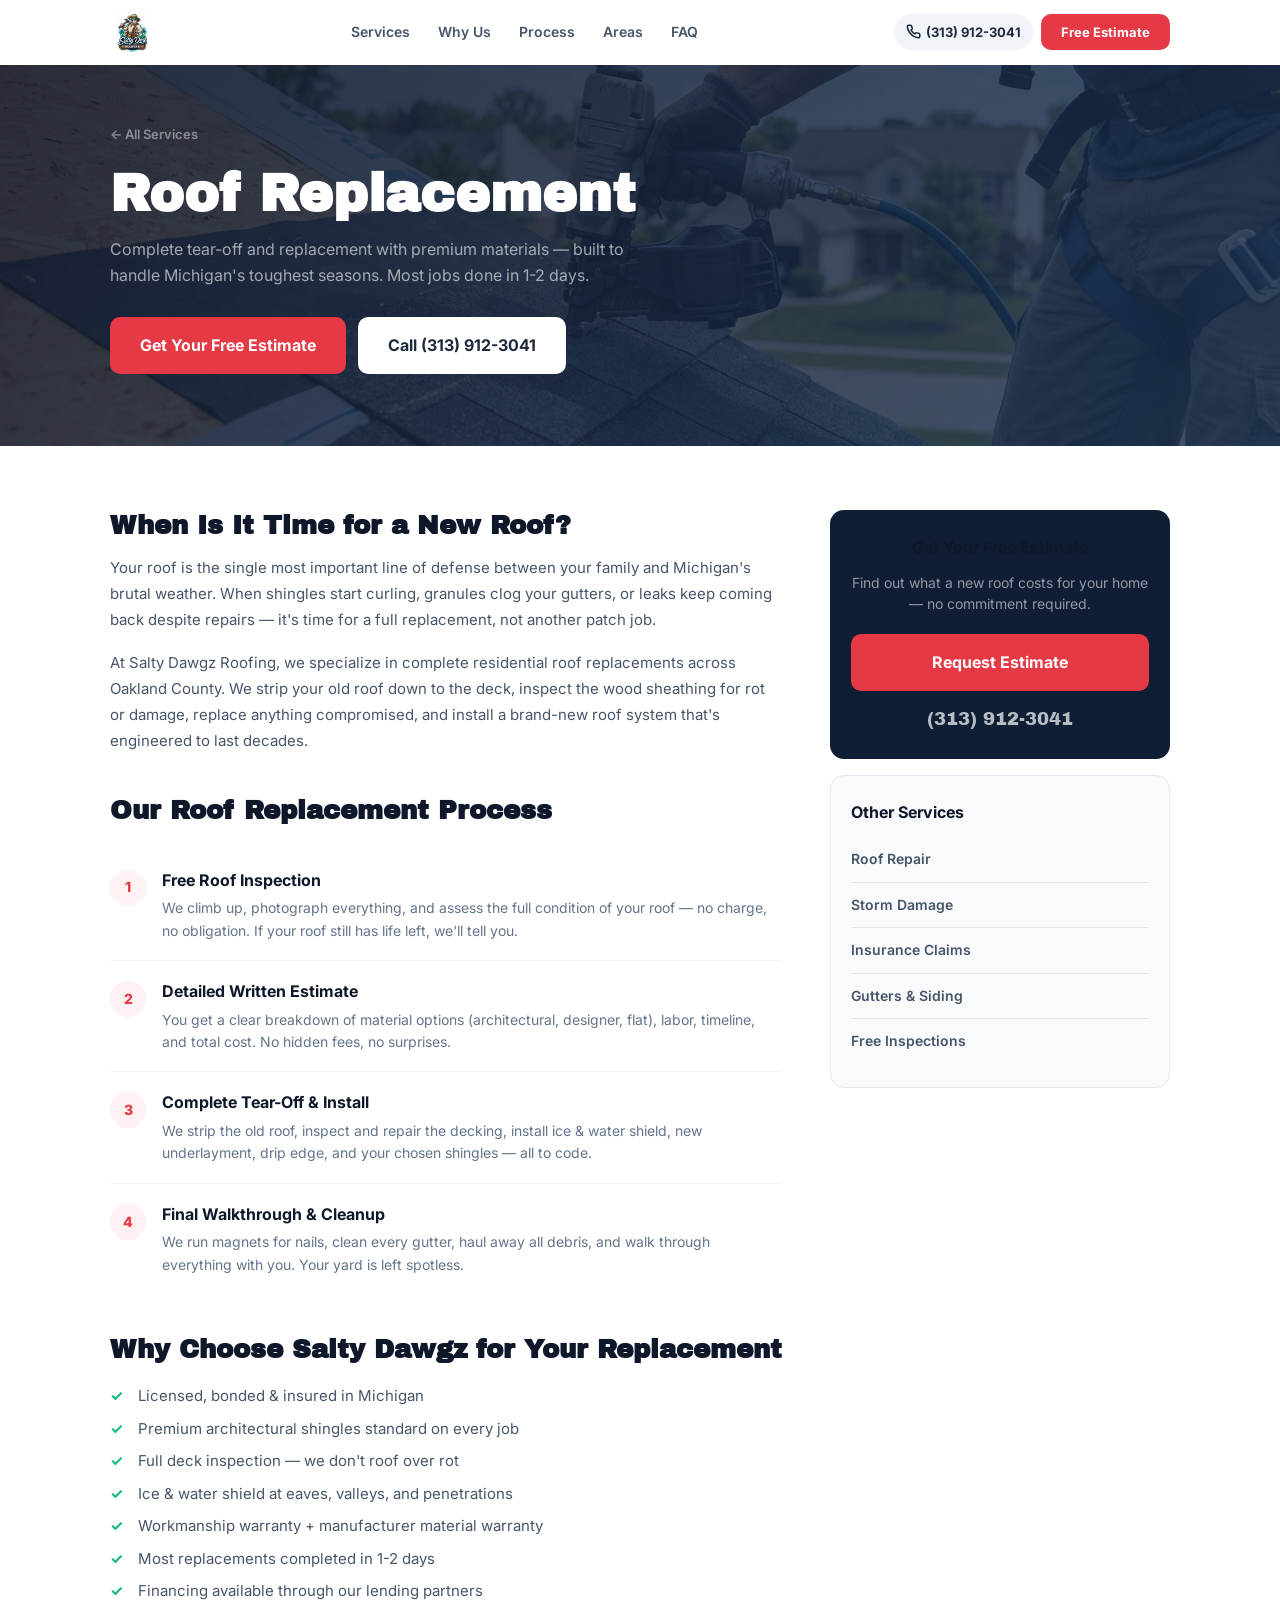
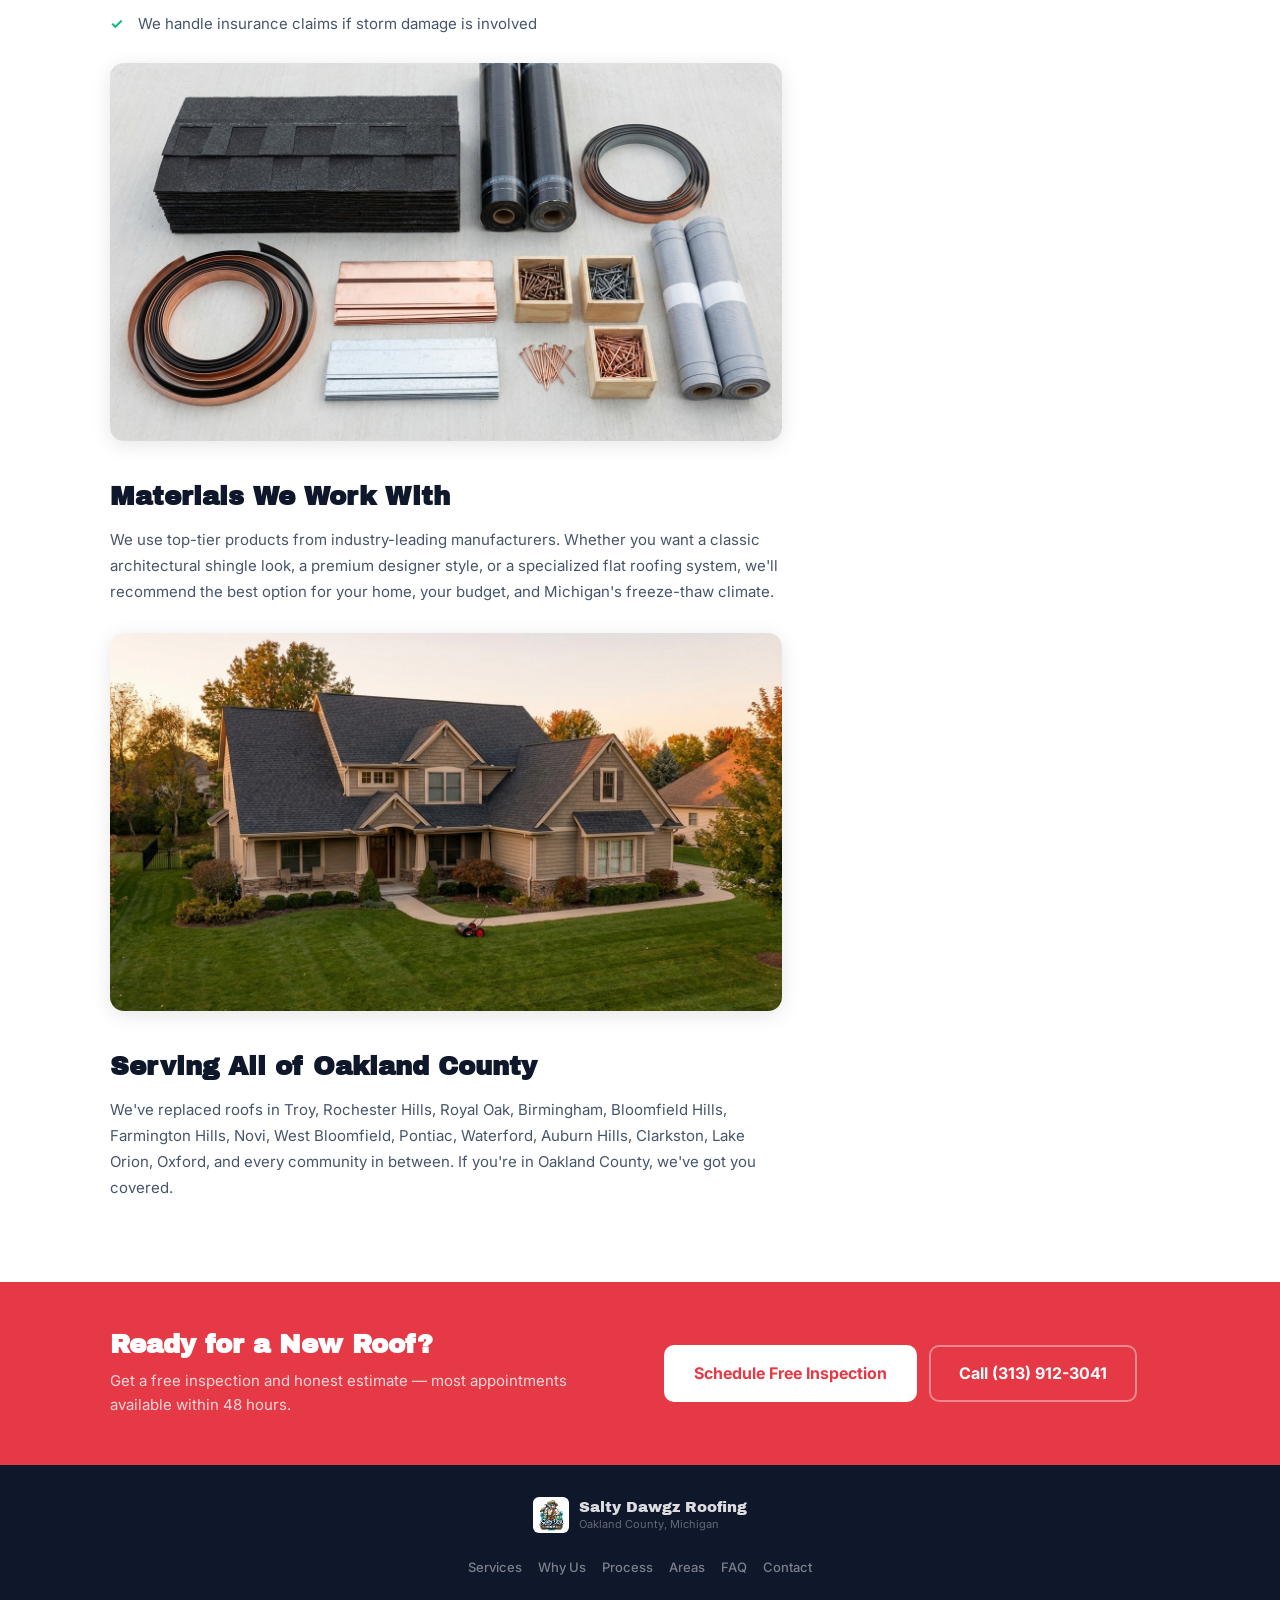
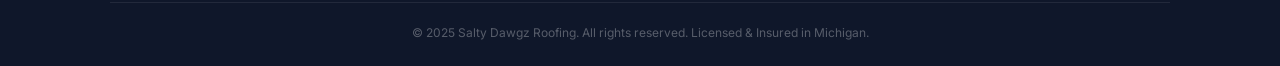
<file: roof-replacement/index.html>
<!DOCTYPE html>
<html lang="en">
<head>
  <meta charset="UTF-8">
  <meta name="viewport" content="width=device-width, initial-scale=1.0">
  <title>Roof Replacement in Oakland County MI | Salty Dawgz Roofing</title>
  <meta name="description" content="Full roof replacement in Oakland County Michigan. Complete tear-off, premium materials, 1-2 day completion. Free inspections & estimates. Licensed & insured. Call (313) 912-3041.">
  <meta name="robots" content="index, follow">
  <link rel="canonical" href="https://saltydawgzroofingmi.com/roof-replacement/">
  <meta property="og:title" content="Roof Replacement in Oakland County MI | Salty Dawgz Roofing">
  <meta property="og:description" content="Complete roof replacement with premium materials built for Michigan winters. Most jobs done in 1-2 days. Free estimates, honest pricing.">
  <meta property="og:type" content="website">
  <meta property="og:url" content="https://saltydawgzroofingmi.com/roof-replacement/">
  <meta property="og:image" content="https://saltydawgzroofingmi.com/logo.png">
  <link rel="icon" type="image/png" sizes="32x32" href="../favicon-32x32.png">
  <link rel="icon" type="image/png" sizes="16x16" href="../favicon-16x16.png">
  <link rel="apple-touch-icon" sizes="180x180" href="../apple-touch-icon.png">
  <script type="application/ld+json">
  {
    "@context": "https://schema.org",
    "@type": "Service",
    "serviceType": "Roof Replacement",
    "provider": {
      "@type": "RoofingContractor",
      "name": "Salty Dawgz Roofing",
      "url": "https://saltydawgzroofingmi.com",
      "telephone": "+13139123041",
      "areaServed": "Oakland County, MI"
    },
    "areaServed": {
      "@type": "AdministrativeArea",
      "name": "Oakland County, Michigan"
    },
    "description": "Complete residential roof replacement services in Oakland County Michigan. Full tear-off, premium materials, manufacturer warranties."
  }
  </script>
  <link rel="preconnect" href="https://fonts.googleapis.com">
  <link rel="preconnect" href="https://fonts.gstatic.com" crossorigin>
  <link href="https://fonts.googleapis.com/css2?family=Inter:wght@400;500;600;700;800;900&family=Archivo+Black&display=swap" rel="stylesheet">
  <link rel="stylesheet" href="../styles.css">
</head>
<body>

  <!-- Sticky CTA -->
  <div class="sticky-cta" id="stickyCta">
    <a href="tel:+13139123041" class="sticky-cta__call">
      <svg width="18" height="18" viewBox="0 0 24 24" fill="none" stroke="currentColor" stroke-width="2.5" stroke-linecap="round" stroke-linejoin="round"><path d="M22 16.92v3a2 2 0 01-2.18 2 19.79 19.79 0 01-8.63-3.07 19.5 19.5 0 01-6-6 19.79 19.79 0 01-3.07-8.67A2 2 0 014.11 2h3a2 2 0 012 1.72c.127.96.361 1.903.7 2.81a2 2 0 01-.45 2.11L8.09 9.91a16 16 0 006 6l1.27-1.27a2 2 0 012.11-.45c.907.339 1.85.573 2.81.7A2 2 0 0122 16.92z"/></svg>
      Call Now
    </a>
    <a href="../#contact" class="sticky-cta__quote">Free Estimate</a>
  </div>

  <!-- Header -->
  <header class="header" id="header">
    <div class="container">
      <div class="header__inner">
        <a href="../" class="header__brand">
          <img src="../logo.png" alt="Salty Dawgz Roofing" class="header__logo-img" width="44" height="44">
        </a>
        <nav class="header__nav">
          <a href="../#services">Services</a>
          <a href="../#why">Why Us</a>
          <a href="../#process">Process</a>
          <a href="../#areas">Areas</a>
          <a href="../#faq">FAQ</a>
        </nav>
        <div class="header__actions">
          <a href="tel:+13139123041" class="header__phone">
            <svg width="15" height="15" viewBox="0 0 24 24" fill="none" stroke="currentColor" stroke-width="2.5" stroke-linecap="round" stroke-linejoin="round"><path d="M22 16.92v3a2 2 0 01-2.18 2 19.79 19.79 0 01-8.63-3.07 19.5 19.5 0 01-6-6 19.79 19.79 0 01-3.07-8.67A2 2 0 014.11 2h3a2 2 0 012 1.72c.127.96.361 1.903.7 2.81a2 2 0 01-.45 2.11L8.09 9.91a16 16 0 006 6l1.27-1.27a2 2 0 012.11-.45c.907.339 1.85.573 2.81.7A2 2 0 0122 16.92z"/></svg>
            <span>(313) 912-3041</span>
          </a>
          <a href="../#contact" class="btn btn--primary btn--sm header__cta">Free Estimate</a>
          <button class="hamburger" id="hamburger" aria-label="Open menu"><span></span><span></span><span></span></button>
        </div>
      </div>
    </div>
  </header>
  <div class="mobile-menu" id="mobileMenu">
    <nav class="mobile-menu__nav">
      <a href="../#services">Services</a>
      <a href="../#why">Why Us</a>
      <a href="../#process">Process</a>
      <a href="../#areas">Areas</a>
      <a href="../#faq">FAQ</a>
      <a href="../#contact" class="btn btn--primary btn--lg btn--full">Get Free Estimate</a>
    </nav>
  </div>

  <!-- Service Hero -->
  <section class="svc-hero" style="background-image:url('../assets/images/svc-roof-replacement.jpg');">
    <div class="container">
      <a href="../" class="svc-hero__back">&larr; All Services</a>
      <h1 class="svc-hero__title">Roof Replacement</h1>
      <p class="svc-hero__subtitle">Complete tear-off and replacement with premium materials — built to handle Michigan's toughest seasons. Most jobs done in 1-2 days.</p>
      <div class="svc-hero__ctas">
        <a href="../#contact" class="btn btn--primary btn--lg">Get Your Free Estimate</a>
        <a href="tel:+13139123041" class="btn btn--white btn--lg">Call (313) 912-3041</a>
      </div>
    </div>
  </section>

  <!-- Service Content -->
  <section class="svc-content">
    <div class="container">
      <div class="svc-content__grid">
        <div class="svc-content__main">
          <h2>When Is It Time for a New Roof?</h2>
          <p>Your roof is the single most important line of defense between your family and Michigan's brutal weather. When shingles start curling, granules clog your gutters, or leaks keep coming back despite repairs — it's time for a full replacement, not another patch job.</p>
          <p>At Salty Dawgz Roofing, we specialize in complete residential roof replacements across Oakland County. We strip your old roof down to the deck, inspect the wood sheathing for rot or damage, replace anything compromised, and install a brand-new roof system that's engineered to last decades.</p>

          <h2>Our Roof Replacement Process</h2>
          <div class="svc-steps">
            <div class="svc-step">
              <div class="svc-step__num">1</div>
              <div>
                <h3>Free Roof Inspection</h3>
                <p>We climb up, photograph everything, and assess the full condition of your roof — no charge, no obligation. If your roof still has life left, we'll tell you.</p>
              </div>
            </div>
            <div class="svc-step">
              <div class="svc-step__num">2</div>
              <div>
                <h3>Detailed Written Estimate</h3>
                <p>You get a clear breakdown of material options (architectural, designer, flat), labor, timeline, and total cost. No hidden fees, no surprises.</p>
              </div>
            </div>
            <div class="svc-step">
              <div class="svc-step__num">3</div>
              <div>
                <h3>Complete Tear-Off &amp; Install</h3>
                <p>We strip the old roof, inspect and repair the decking, install ice &amp; water shield, new underlayment, drip edge, and your chosen shingles — all to code.</p>
              </div>
            </div>
            <div class="svc-step">
              <div class="svc-step__num">4</div>
              <div>
                <h3>Final Walkthrough &amp; Cleanup</h3>
                <p>We run magnets for nails, clean every gutter, haul away all debris, and walk through everything with you. Your yard is left spotless.</p>
              </div>
            </div>
          </div>

          <h2>Why Choose Salty Dawgz for Your Replacement</h2>
          <ul class="svc-checklist">
            <li>Licensed, bonded &amp; insured in Michigan</li>
            <li>Premium architectural shingles standard on every job</li>
            <li>Full deck inspection — we don't roof over rot</li>
            <li>Ice &amp; water shield at eaves, valleys, and penetrations</li>
            <li>Workmanship warranty + manufacturer material warranty</li>
            <li>Most replacements completed in 1-2 days</li>
            <li>Financing available through our lending partners</li>
            <li>We handle insurance claims if storm damage is involved</li>
          </ul>

          <div class="svc-img"><img src="../assets/images/materials.jpg" alt="Premium roofing materials" loading="lazy"></div>

          <h2>Materials We Work With</h2>
          <p>We use top-tier products from industry-leading manufacturers. Whether you want a classic architectural shingle look, a premium designer style, or a specialized flat roofing system, we'll recommend the best option for your home, your budget, and Michigan's freeze-thaw climate.</p>

          <div class="svc-img"><img src="../assets/images/cleanup.jpg" alt="Spotless cleanup after roof replacement" loading="lazy"></div>

          <h2>Serving All of Oakland County</h2>
          <p>We've replaced roofs in Troy, Rochester Hills, Royal Oak, Birmingham, Bloomfield Hills, Farmington Hills, Novi, West Bloomfield, Pontiac, Waterford, Auburn Hills, Clarkston, Lake Orion, Oxford, and every community in between. If you're in Oakland County, we've got you covered.</p>
        </div>

        <aside class="svc-content__sidebar">
          <div class="svc-sidebar-card svc-sidebar-card--cta">
            <h3>Get Your Free Estimate</h3>
            <p>Find out what a new roof costs for your home — no commitment required.</p>
            <a href="../#contact" class="btn btn--primary btn--lg btn--full">Request Estimate</a>
            <a href="tel:+13139123041" class="svc-sidebar-phone">(313) 912-3041</a>
          </div>
          <div class="svc-sidebar-card">
            <h3>Other Services</h3>
            <ul class="svc-sidebar-links">
              <li><a href="../roof-repair/">Roof Repair</a></li>
              <li><a href="../storm-damage/">Storm Damage</a></li>
              <li><a href="../insurance-claims/">Insurance Claims</a></li>
              <li><a href="../gutters-siding/">Gutters &amp; Siding</a></li>
              <li><a href="../free-inspections/">Free Inspections</a></li>
            </ul>
          </div>
        </aside>
      </div>
    </div>
  </section>

  <!-- CTA Banner -->
  <section class="cta-banner">
    <div class="container">
      <div class="cta-banner__inner">
        <div>
          <h2>Ready for a New Roof?</h2>
          <p>Get a free inspection and honest estimate — most appointments available within 48 hours.</p>
        </div>
        <div class="cta-banner__actions">
          <a href="../#contact" class="btn btn--primary btn--lg">Schedule Free Inspection</a>
          <a href="tel:+13139123041" class="btn btn--white btn--lg">Call (313) 912-3041</a>
        </div>
      </div>
    </div>
  </section>

  <!-- Footer -->
  <footer class="footer">
    <div class="container">
      <div class="footer__top">
        <div class="footer__brand">
          <img src="../logo.png" alt="Salty Dawgz Roofing" class="footer__logo-img" width="36" height="36">
          <div>
            <span class="footer__name">Salty Dawgz Roofing</span>
            <span class="footer__sub">Oakland County, Michigan</span>
          </div>
        </div>
        <div class="footer__links">
          <a href="../#services">Services</a>
          <a href="../#why">Why Us</a>
          <a href="../#process">Process</a>
          <a href="../#areas">Areas</a>
          <a href="../#faq">FAQ</a>
          <a href="../#contact">Contact</a>
        </div>
      </div>
      <div class="footer__bottom">
        <p>&copy; 2025 Salty Dawgz Roofing. All rights reserved. Licensed &amp; Insured in Michigan.</p>
      </div>
    </div>
  </footer>

  <script>
    const stickyCta=document.getElementById('stickyCta'),header=document.getElementById('header');
    window.addEventListener('scroll',()=>{stickyCta.classList.toggle('sticky-cta--visible',window.scrollY>400);header.classList.toggle('header--scrolled',window.scrollY>20)});
    const hamburger=document.getElementById('hamburger'),mobileMenu=document.getElementById('mobileMenu');
    hamburger.addEventListener('click',()=>{hamburger.classList.toggle('is-active');mobileMenu.classList.toggle('is-open');document.body.classList.toggle('menu-open')});
    mobileMenu.querySelectorAll('a').forEach(l=>l.addEventListener('click',()=>{hamburger.classList.remove('is-active');mobileMenu.classList.remove('is-open');document.body.classList.remove('menu-open')}));
  </script>
</body>
</html>
</file>
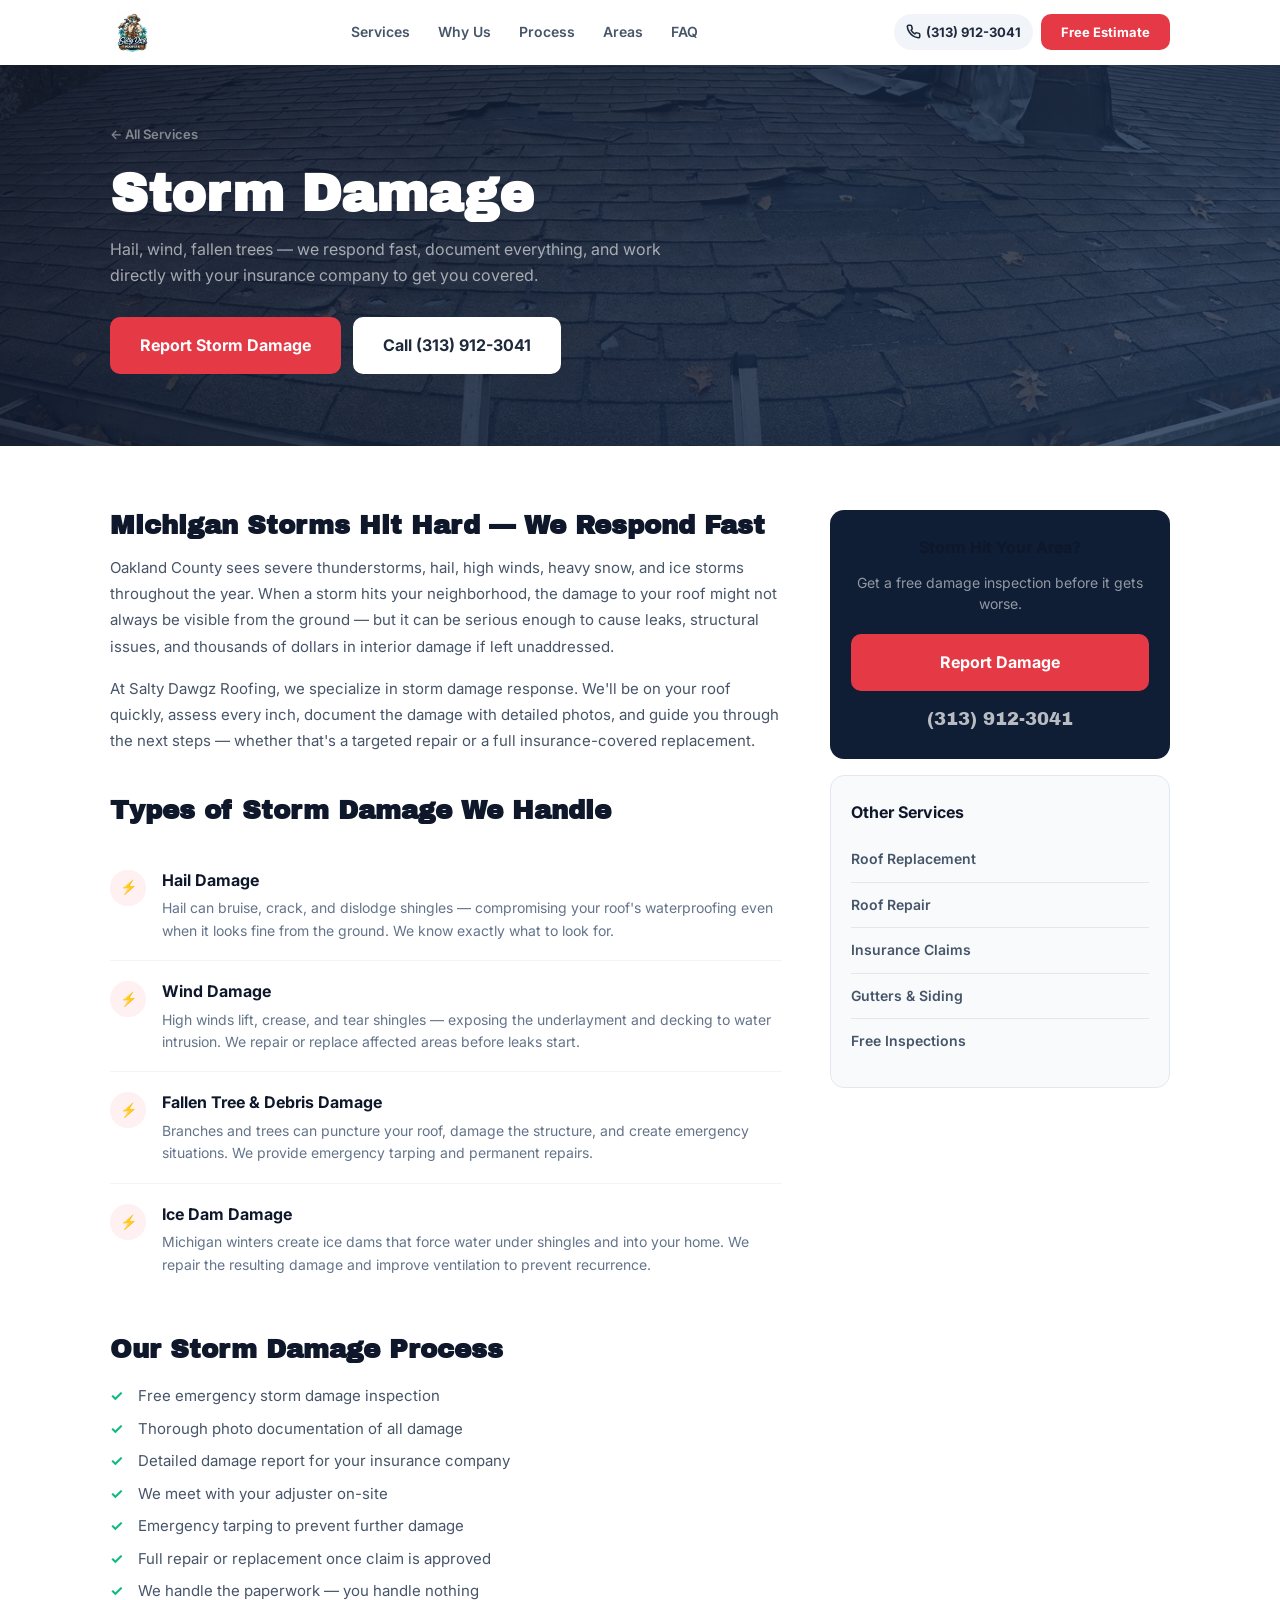
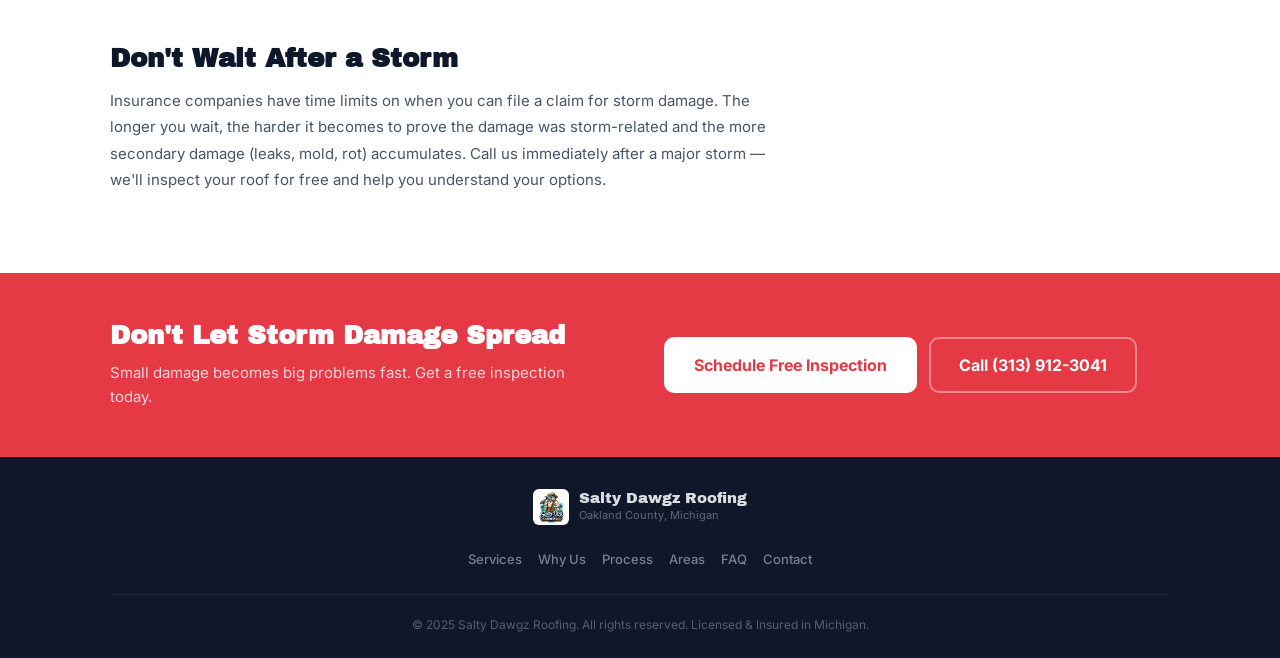
<file: storm-damage/index.html>
<!DOCTYPE html>
<html lang="en">
<head>
  <meta charset="UTF-8">
  <meta name="viewport" content="width=device-width, initial-scale=1.0">
  <title>Storm Damage Roof Repair Oakland County MI | Salty Dawgz Roofing</title>
  <meta name="description" content="Storm damage roof repair in Oakland County Michigan. Hail, wind, fallen trees — we respond fast, document everything, and work with your insurance. Free storm damage inspections. Call (313) 912-3041.">
  <meta name="robots" content="index, follow">
  <link rel="canonical" href="https://saltydawgzroofingmi.com/storm-damage/">
  <meta property="og:title" content="Storm Damage Roof Repair | Salty Dawgz Roofing — Oakland County MI">
  <meta property="og:description" content="Hail, wind, fallen trees — we respond fast and work directly with your insurance company. Free storm damage inspections.">
  <meta property="og:type" content="website">
  <meta property="og:url" content="https://saltydawgzroofingmi.com/storm-damage/">
  <meta property="og:image" content="https://saltydawgzroofingmi.com/logo.png">
  <link rel="icon" type="image/png" sizes="32x32" href="../favicon-32x32.png">
  <link rel="icon" type="image/png" sizes="16x16" href="../favicon-16x16.png">
  <link rel="apple-touch-icon" sizes="180x180" href="../apple-touch-icon.png">
  <script type="application/ld+json">
  {"@context":"https://schema.org","@type":"Service","serviceType":"Storm Damage Roof Repair","provider":{"@type":"RoofingContractor","name":"Salty Dawgz Roofing","url":"https://saltydawgzroofingmi.com","telephone":"+13139123041","areaServed":"Oakland County, MI"},"areaServed":{"@type":"AdministrativeArea","name":"Oakland County, Michigan"},"description":"Emergency storm damage roof repair in Oakland County Michigan. Hail damage, wind damage, fallen tree damage, and emergency tarping services."}
  </script>
  <link rel="preconnect" href="https://fonts.googleapis.com">
  <link rel="preconnect" href="https://fonts.gstatic.com" crossorigin>
  <link href="https://fonts.googleapis.com/css2?family=Inter:wght@400;500;600;700;800;900&family=Archivo+Black&display=swap" rel="stylesheet">
  <link rel="stylesheet" href="../styles.css">
</head>
<body>

  <div class="sticky-cta" id="stickyCta"><a href="tel:+13139123041" class="sticky-cta__call"><svg width="18" height="18" viewBox="0 0 24 24" fill="none" stroke="currentColor" stroke-width="2.5" stroke-linecap="round" stroke-linejoin="round"><path d="M22 16.92v3a2 2 0 01-2.18 2 19.79 19.79 0 01-8.63-3.07 19.5 19.5 0 01-6-6 19.79 19.79 0 01-3.07-8.67A2 2 0 014.11 2h3a2 2 0 012 1.72c.127.96.361 1.903.7 2.81a2 2 0 01-.45 2.11L8.09 9.91a16 16 0 006 6l1.27-1.27a2 2 0 012.11-.45c.907.339 1.85.573 2.81.7A2 2 0 0122 16.92z"/></svg>Call Now</a><a href="../#contact" class="sticky-cta__quote">Free Estimate</a></div>

  <header class="header" id="header"><div class="container"><div class="header__inner"><a href="../" class="header__brand"><img src="../logo.png" alt="Salty Dawgz Roofing" class="header__logo-img" width="44" height="44"></a><nav class="header__nav"><a href="../#services">Services</a><a href="../#why">Why Us</a><a href="../#process">Process</a><a href="../#areas">Areas</a><a href="../#faq">FAQ</a></nav><div class="header__actions"><a href="tel:+13139123041" class="header__phone"><svg width="15" height="15" viewBox="0 0 24 24" fill="none" stroke="currentColor" stroke-width="2.5" stroke-linecap="round" stroke-linejoin="round"><path d="M22 16.92v3a2 2 0 01-2.18 2 19.79 19.79 0 01-8.63-3.07 19.5 19.5 0 01-6-6 19.79 19.79 0 01-3.07-8.67A2 2 0 014.11 2h3a2 2 0 012 1.72c.127.96.361 1.903.7 2.81a2 2 0 01-.45 2.11L8.09 9.91a16 16 0 006 6l1.27-1.27a2 2 0 012.11-.45c.907.339 1.85.573 2.81.7A2 2 0 0122 16.92z"/></svg><span>(313) 912-3041</span></a><a href="../#contact" class="btn btn--primary btn--sm header__cta">Free Estimate</a><button class="hamburger" id="hamburger" aria-label="Open menu"><span></span><span></span><span></span></button></div></div></div></header>
  <div class="mobile-menu" id="mobileMenu"><nav class="mobile-menu__nav"><a href="../#services">Services</a><a href="../#why">Why Us</a><a href="../#process">Process</a><a href="../#areas">Areas</a><a href="../#faq">FAQ</a><a href="../#contact" class="btn btn--primary btn--lg btn--full">Get Free Estimate</a></nav></div>

  <section class="svc-hero" style="background-image:url('../assets/images/svc-storm-damage.jpg');">
    <div class="container">
      <a href="../" class="svc-hero__back">&larr; All Services</a>
      <h1 class="svc-hero__title">Storm Damage</h1>
      <p class="svc-hero__subtitle">Hail, wind, fallen trees — we respond fast, document everything, and work directly with your insurance company to get you covered.</p>
      <div class="svc-hero__ctas">
        <a href="../#contact" class="btn btn--primary btn--lg">Report Storm Damage</a>
        <a href="tel:+13139123041" class="btn btn--white btn--lg">Call (313) 912-3041</a>
      </div>
    </div>
  </section>

  <section class="svc-content">
    <div class="container">
      <div class="svc-content__grid">
        <div class="svc-content__main">
          <h2>Michigan Storms Hit Hard — We Respond Fast</h2>
          <p>Oakland County sees severe thunderstorms, hail, high winds, heavy snow, and ice storms throughout the year. When a storm hits your neighborhood, the damage to your roof might not always be visible from the ground — but it can be serious enough to cause leaks, structural issues, and thousands of dollars in interior damage if left unaddressed.</p>
          <p>At Salty Dawgz Roofing, we specialize in storm damage response. We'll be on your roof quickly, assess every inch, document the damage with detailed photos, and guide you through the next steps — whether that's a targeted repair or a full insurance-covered replacement.</p>

          <h2>Types of Storm Damage We Handle</h2>
          <div class="svc-steps">
            <div class="svc-step">
              <div class="svc-step__num">&#9889;</div>
              <div>
                <h3>Hail Damage</h3>
                <p>Hail can bruise, crack, and dislodge shingles — compromising your roof's waterproofing even when it looks fine from the ground. We know exactly what to look for.</p>
              </div>
            </div>
            <div class="svc-step">
              <div class="svc-step__num">&#9889;</div>
              <div>
                <h3>Wind Damage</h3>
                <p>High winds lift, crease, and tear shingles — exposing the underlayment and decking to water intrusion. We repair or replace affected areas before leaks start.</p>
              </div>
            </div>
            <div class="svc-step">
              <div class="svc-step__num">&#9889;</div>
              <div>
                <h3>Fallen Tree &amp; Debris Damage</h3>
                <p>Branches and trees can puncture your roof, damage the structure, and create emergency situations. We provide emergency tarping and permanent repairs.</p>
              </div>
            </div>
            <div class="svc-step">
              <div class="svc-step__num">&#9889;</div>
              <div>
                <h3>Ice Dam Damage</h3>
                <p>Michigan winters create ice dams that force water under shingles and into your home. We repair the resulting damage and improve ventilation to prevent recurrence.</p>
              </div>
            </div>
          </div>

          <h2>Our Storm Damage Process</h2>
          <ul class="svc-checklist">
            <li>Free emergency storm damage inspection</li>
            <li>Thorough photo documentation of all damage</li>
            <li>Detailed damage report for your insurance company</li>
            <li>We meet with your adjuster on-site</li>
            <li>Emergency tarping to prevent further damage</li>
            <li>Full repair or replacement once claim is approved</li>
            <li>We handle the paperwork — you handle nothing</li>
          </ul>

          <h2>Don't Wait After a Storm</h2>
          <p>Insurance companies have time limits on when you can file a claim for storm damage. The longer you wait, the harder it becomes to prove the damage was storm-related and the more secondary damage (leaks, mold, rot) accumulates. Call us immediately after a major storm — we'll inspect your roof for free and help you understand your options.</p>
        </div>

        <aside class="svc-content__sidebar">
          <div class="svc-sidebar-card svc-sidebar-card--cta">
            <h3>Storm Hit Your Area?</h3>
            <p>Get a free damage inspection before it gets worse.</p>
            <a href="../#contact" class="btn btn--primary btn--lg btn--full">Report Damage</a>
            <a href="tel:+13139123041" class="svc-sidebar-phone">(313) 912-3041</a>
          </div>
          <div class="svc-sidebar-card">
            <h3>Other Services</h3>
            <ul class="svc-sidebar-links">
              <li><a href="../roof-replacement/">Roof Replacement</a></li>
              <li><a href="../roof-repair/">Roof Repair</a></li>
              <li><a href="../insurance-claims/">Insurance Claims</a></li>
              <li><a href="../gutters-siding/">Gutters &amp; Siding</a></li>
              <li><a href="../free-inspections/">Free Inspections</a></li>
            </ul>
          </div>
        </aside>
      </div>
    </div>
  </section>

  <section class="cta-banner"><div class="container"><div class="cta-banner__inner"><div><h2>Don't Let Storm Damage Spread</h2><p>Small damage becomes big problems fast. Get a free inspection today.</p></div><div class="cta-banner__actions"><a href="../#contact" class="btn btn--primary btn--lg">Schedule Free Inspection</a><a href="tel:+13139123041" class="btn btn--white btn--lg">Call (313) 912-3041</a></div></div></div></section>

  <footer class="footer"><div class="container"><div class="footer__top"><div class="footer__brand"><img src="../logo.png" alt="Salty Dawgz Roofing" class="footer__logo-img" width="36" height="36"><div><span class="footer__name">Salty Dawgz Roofing</span><span class="footer__sub">Oakland County, Michigan</span></div></div><div class="footer__links"><a href="../#services">Services</a><a href="../#why">Why Us</a><a href="../#process">Process</a><a href="../#areas">Areas</a><a href="../#faq">FAQ</a><a href="../#contact">Contact</a></div></div><div class="footer__bottom"><p>&copy; 2025 Salty Dawgz Roofing. All rights reserved. Licensed &amp; Insured in Michigan.</p></div></div></footer>

  <script>const stickyCta=document.getElementById('stickyCta'),header=document.getElementById('header');window.addEventListener('scroll',()=>{stickyCta.classList.toggle('sticky-cta--visible',window.scrollY>400);header.classList.toggle('header--scrolled',window.scrollY>20)});const hamburger=document.getElementById('hamburger'),mobileMenu=document.getElementById('mobileMenu');hamburger.addEventListener('click',()=>{hamburger.classList.toggle('is-active');mobileMenu.classList.toggle('is-open');document.body.classList.toggle('menu-open')});mobileMenu.querySelectorAll('a').forEach(l=>l.addEventListener('click',()=>{hamburger.classList.remove('is-active');mobileMenu.classList.remove('is-open');document.body.classList.remove('menu-open')}));</script>
</body>
</html>
</file>
<file: styles.css>
/* =============================================
   SALTY DAWGZ ROOFING — Mobile-First Styles
   ============================================= */

*, *::before, *::after {
  box-sizing: border-box;
  margin: 0;
  padding: 0;
}

:root {
  /* Brand */
  --brand: #E63946;
  --brand-dark: #C1121F;
  --brand-light: #FFF0F1;
  --navy: #1D3557;
  --navy-dark: #0F1D35;
  --navy-light: #274773;

  /* Neutrals */
  --white: #FFFFFF;
  --gray-50: #F8FAFC;
  --gray-100: #F1F5F9;
  --gray-200: #E2E8F0;
  --gray-300: #CBD5E1;
  --gray-400: #94A3B8;
  --gray-500: #64748B;
  --gray-600: #475569;
  --gray-700: #334155;
  --gray-800: #1E293B;
  --gray-900: #0F172A;

  /* Accents */
  --green: #10B981;
  --amber: #F59E0B;

  /* Spacing & Radius */
  --radius: 10px;
  --radius-lg: 14px;
  --radius-xl: 20px;
}

html {
  scroll-behavior: smooth;
  -webkit-text-size-adjust: 100%;
}

body {
  font-family: 'Inter', -apple-system, BlinkMacSystemFont, 'Segoe UI', sans-serif;
  color: var(--gray-800);
  background: var(--white);
  line-height: 1.6;
  -webkit-font-smoothing: antialiased;
  overflow-x: hidden;
}

body.menu-open {
  overflow: hidden;
}

a {
  color: var(--brand);
  text-decoration: none;
  transition: color 0.2s;
}
a:hover { color: var(--brand-dark); }

img { max-width: 100%; height: auto; }

.container {
  width: 100%;
  max-width: 1140px;
  margin: 0 auto;
  padding: 0 20px;
}

/* =============================================
   BUTTONS
   ============================================= */
.btn {
  display: inline-flex;
  align-items: center;
  justify-content: center;
  gap: 8px;
  font-family: inherit;
  font-weight: 700;
  font-size: 15px;
  padding: 12px 24px;
  border: 2px solid transparent;
  border-radius: var(--radius);
  cursor: pointer;
  transition: all 0.25s ease;
  text-align: center;
  line-height: 1.3;
  white-space: nowrap;
}

.btn--primary {
  background: var(--brand);
  color: var(--white);
  border-color: var(--brand);
}
.btn--primary:hover {
  background: var(--brand-dark);
  border-color: var(--brand-dark);
  color: var(--white);
  transform: translateY(-1px);
  box-shadow: 0 6px 20px rgba(230,57,70,0.35);
}

.btn--white {
  background: var(--white);
  color: var(--gray-800);
  border-color: var(--white);
}
.btn--white:hover {
  background: var(--gray-100);
  border-color: var(--gray-100);
  color: var(--gray-900);
}

.btn--outline {
  background: transparent;
  color: var(--gray-700);
  border-color: var(--gray-300);
}
.btn--outline:hover {
  border-color: var(--brand);
  color: var(--brand);
}

.btn--sm { padding: 8px 18px; font-size: 13px; }
.btn--lg { padding: 16px 28px; font-size: 16px; }
.btn--full { width: 100%; }

.btn--success {
  background: var(--green) !important;
  border-color: var(--green) !important;
}

/* =============================================
   STICKY CTA (MOBILE)
   ============================================= */
.sticky-cta {
  position: fixed;
  bottom: 0;
  left: 0;
  right: 0;
  z-index: 999;
  display: flex;
  gap: 8px;
  background: var(--navy-dark);
  padding: 12px 16px;
  padding-bottom: max(12px, env(safe-area-inset-bottom));
  transform: translateY(100%);
  transition: transform 0.3s ease;
  box-shadow: 0 -4px 24px rgba(0,0,0,0.25);
}

.sticky-cta--visible {
  transform: translateY(0);
}

.sticky-cta a {
  flex: 1;
  display: flex;
  align-items: center;
  justify-content: center;
  gap: 8px;
  padding: 14px 16px;
  border-radius: var(--radius);
  font-weight: 700;
  font-size: 15px;
  text-align: center;
}

.sticky-cta__call {
  background: var(--brand);
  color: var(--white) !important;
}
.sticky-cta__call:hover { background: var(--brand-dark); color: var(--white) !important; }

.sticky-cta__quote {
  background: var(--white);
  color: var(--gray-900) !important;
}
.sticky-cta__quote:hover { background: var(--gray-100); color: var(--gray-900) !important; }

/* =============================================
   HEADER
   ============================================= */
.header {
  position: sticky;
  top: 0;
  z-index: 502;
  background: rgba(255,255,255,0.97);
  backdrop-filter: blur(12px);
  -webkit-backdrop-filter: blur(12px);
  border-bottom: 1px solid transparent;
  transition: border-color 0.3s, box-shadow 0.3s;
}

.header--scrolled {
  border-bottom-color: var(--gray-200);
  box-shadow: 0 1px 8px rgba(0,0,0,0.06);
}

.header__inner {
  display: flex;
  align-items: center;
  justify-content: space-between;
  padding: 10px 0;
  gap: 12px;
}

.header__brand {
  display: flex;
  align-items: center;
  gap: 10px;
  text-decoration: none;
  flex-shrink: 0;
}

.header__logo-img {
  width: 44px;
  height: 44px;
  object-fit: contain;
  border-radius: 6px;
}

.header__name {
  font-family: 'Archivo Black', 'Inter', sans-serif;
  font-size: 17px;
  color: var(--navy);
  display: block;
  line-height: 1.1;
  letter-spacing: -0.01em;
}

.header__tagline {
  font-size: 11px;
  font-weight: 600;
  color: var(--brand);
  text-transform: uppercase;
  letter-spacing: 0.08em;
}

.header__nav {
  display: none;
  gap: 28px;
}

.header__nav a {
  font-size: 14px;
  font-weight: 600;
  color: var(--gray-600);
  transition: color 0.2s;
}
.header__nav a:hover { color: var(--brand); }

.header__actions {
  display: flex;
  align-items: center;
  gap: 8px;
}

.header__phone {
  display: flex;
  align-items: center;
  gap: 5px;
  font-size: 13px;
  font-weight: 700;
  color: var(--gray-800) !important;
  padding: 8px 12px;
  border-radius: 100px;
  background: var(--gray-100);
  transition: background 0.2s;
}
.header__phone:hover { background: var(--gray-200); }
.header__phone span { display: none; }

.header__cta {
  display: none;
}

/* Hamburger */
.hamburger {
  display: flex;
  flex-direction: column;
  justify-content: center;
  gap: 5px;
  width: 36px;
  height: 36px;
  background: none;
  border: none;
  cursor: pointer;
  padding: 6px;
}

.hamburger span {
  display: block;
  width: 100%;
  height: 2.5px;
  background: var(--gray-700);
  border-radius: 2px;
  transition: all 0.3s ease;
  transform-origin: center;
}

.hamburger.is-active span:nth-child(1) {
  transform: translateY(7.5px) rotate(45deg);
}
.hamburger.is-active span:nth-child(2) {
  opacity: 0;
}
.hamburger.is-active span:nth-child(3) {
  transform: translateY(-7.5px) rotate(-45deg);
}

/* Mobile Menu */
.mobile-menu {
  position: fixed;
  top: 0;
  left: 0;
  right: 0;
  bottom: 0;
  z-index: 501;
  background: var(--white);
  padding-top: 72px;
  transform: translateX(100%);
  transition: transform 0.35s cubic-bezier(0.4, 0, 0.2, 1);
  -webkit-overflow-scrolling: touch;
  overflow-y: auto;
}

.mobile-menu.is-open {
  transform: translateX(0);
}

.mobile-menu__nav {
  display: flex;
  flex-direction: column;
  padding: 24px 24px;
  gap: 4px;
}

.mobile-menu__nav a {
  font-size: 18px;
  font-weight: 600;
  color: var(--gray-800);
  padding: 14px 0;
  border-bottom: 1px solid var(--gray-100);
}

.mobile-menu__nav a:last-child {
  border-bottom: none;
  margin-top: 16px;
}

/* =============================================
   HERO
   ============================================= */
.hero {
  position: relative;
  background: var(--navy-dark);
  padding: 52px 0 60px;
  overflow: hidden;
}

.hero__overlay {
  position: absolute;
  inset: 0;
  background: linear-gradient(135deg, rgba(15,23,42,0.88) 0%, rgba(29,53,87,0.75) 100%);
  pointer-events: none;
}

.hero[style*="background-image"] {
  background-size: cover;
  background-position: center;
  background-repeat: no-repeat;
}

.hero__content {
  position: relative;
  z-index: 1;
}

.hero__badge {
  display: inline-flex;
  align-items: center;
  gap: 8px;
  background: rgba(255,255,255,0.08);
  color: rgba(255,255,255,0.8);
  font-size: 12px;
  font-weight: 600;
  padding: 7px 14px;
  border-radius: 100px;
  border: 1px solid rgba(255,255,255,0.1);
  margin-bottom: 20px;
}

.hero__title {
  font-family: 'Archivo Black', 'Inter', sans-serif;
  font-size: 34px;
  font-weight: 900;
  color: var(--white);
  line-height: 1.1;
  margin-bottom: 16px;
  letter-spacing: -0.02em;
}

.highlight {
  color: var(--brand);
}

.hero__subtitle {
  font-size: 16px;
  color: rgba(255,255,255,0.65);
  line-height: 1.65;
  margin-bottom: 28px;
  max-width: 520px;
}

.hero__ctas {
  display: flex;
  flex-direction: column;
  gap: 12px;
  margin-bottom: 32px;
}

.hero__trust {
  display: flex;
  flex-wrap: wrap;
  gap: 14px;
}

.hero__trust-item {
  display: flex;
  align-items: center;
  gap: 6px;
  font-size: 13px;
  font-weight: 500;
  color: rgba(255,255,255,0.6);
}

/* =============================================
   TRUST BAR
   ============================================= */
.trust-bar {
  background: var(--white);
  border-bottom: 1px solid var(--gray-200);
  padding: 0;
}

.trust-bar__inner {
  display: grid;
  grid-template-columns: repeat(4, 1fr);
  text-align: center;
}

.trust-bar__item {
  padding: 20px 8px;
}

.trust-bar__number {
  display: block;
  font-family: 'Archivo Black', sans-serif;
  font-size: 22px;
  color: var(--navy);
  line-height: 1.2;
}

.trust-bar__label {
  font-size: 10px;
  font-weight: 600;
  color: var(--gray-400);
  text-transform: uppercase;
  letter-spacing: 0.05em;
  display: block;
  margin-top: 2px;
}

.trust-bar__divider {
  display: none;
}

/* =============================================
   SECTION COMMON
   ============================================= */
section {
  padding: 56px 0;
}

.section__eyebrow {
  display: block;
  text-align: center;
  font-size: 12px;
  font-weight: 700;
  color: var(--brand);
  text-transform: uppercase;
  letter-spacing: 0.1em;
  margin-bottom: 8px;
}

.section__eyebrow--light {
  color: var(--brand);
  opacity: 0.8;
}

.section__title {
  font-family: 'Archivo Black', 'Inter', sans-serif;
  font-size: 26px;
  font-weight: 900;
  text-align: center;
  line-height: 1.15;
  margin-bottom: 12px;
  color: var(--gray-900);
  letter-spacing: -0.01em;
}

.section__subtitle {
  font-size: 15px;
  color: var(--gray-500);
  text-align: center;
  max-width: 520px;
  margin: 0 auto 40px;
  line-height: 1.6;
}

/* =============================================
   SERVICES
   ============================================= */
.services {
  background: var(--gray-50);
}

.services__grid {
  display: grid;
  gap: 12px;
}

.service-card {
  background: var(--white);
  border: 1px solid var(--gray-200);
  border-radius: var(--radius-lg);
  padding: 24px 22px;
  transition: all 0.4s ease;
  opacity: 0;
  transform: translateY(24px);
}

.service-card.is-visible {
  opacity: 1;
  transform: translateY(0);
}

.service-card:hover {
  border-color: var(--brand);
  box-shadow: 0 8px 30px rgba(230,57,70,0.08);
}

.service-card__icon {
  width: 52px;
  height: 52px;
  background: var(--brand-light);
  color: var(--brand);
  border-radius: var(--radius);
  display: flex;
  align-items: center;
  justify-content: center;
  margin-bottom: 16px;
}

.service-card h3 {
  font-size: 17px;
  font-weight: 700;
  margin-bottom: 8px;
  color: var(--gray-900);
}

.service-card p {
  font-size: 14px;
  color: var(--gray-500);
  line-height: 1.6;
  margin-bottom: 14px;
}

.service-card__link {
  font-size: 14px;
  font-weight: 700;
  color: var(--brand) !important;
  display: inline-flex;
  align-items: center;
  gap: 4px;
}
.service-card__link:hover { gap: 8px; }

/* =============================================
   WHY US
   ============================================= */
.why__grid {
  display: grid;
  gap: 12px;
}

.why__card {
  background: var(--gray-50);
  border-radius: var(--radius-lg);
  padding: 24px 22px;
  border: 1px solid var(--gray-100);
  opacity: 0;
  transform: translateY(24px);
  transition: all 0.4s ease;
}

.why__card.is-visible {
  opacity: 1;
  transform: translateY(0);
}

.why__number {
  font-family: 'Archivo Black', sans-serif;
  font-size: 28px;
  color: var(--brand);
  opacity: 0.2;
  line-height: 1;
  margin-bottom: 10px;
}

.why__card h3 {
  font-size: 17px;
  font-weight: 700;
  color: var(--gray-900);
  margin-bottom: 6px;
}

.why__card p {
  font-size: 14px;
  color: var(--gray-500);
  line-height: 1.6;
}

/* =============================================
   CTA BANNER
   ============================================= */
.cta-banner {
  background: var(--brand);
  padding: 48px 0;
  position: relative;
  background-size: cover;
  background-position: center;
}

.cta-banner[style*="background-image"]::before {
  content: '';
  position: absolute;
  inset: 0;
  background: rgba(230,57,70,0.85);
}

.cta-banner[style*="background-image"] .container {
  position: relative;
  z-index: 1;
}

.cta-banner__inner {
  text-align: center;
}

.cta-banner h2 {
  font-family: 'Archivo Black', sans-serif;
  font-size: 26px;
  color: var(--white);
  margin-bottom: 10px;
  line-height: 1.15;
}

.cta-banner p {
  font-size: 15px;
  color: rgba(255,255,255,0.8);
  margin-bottom: 24px;
  max-width: 480px;
  margin-left: auto;
  margin-right: auto;
  line-height: 1.6;
}

.cta-banner__actions {
  display: flex;
  flex-direction: column;
  gap: 12px;
  max-width: 360px;
  margin: 0 auto;
}

.cta-banner .btn--primary {
  background: var(--white);
  color: var(--brand);
  border-color: var(--white);
}
.cta-banner .btn--primary:hover {
  background: var(--gray-100);
  box-shadow: 0 6px 20px rgba(0,0,0,0.15);
}

.cta-banner .btn--white {
  background: transparent;
  color: var(--white);
  border-color: rgba(255,255,255,0.4);
}
.cta-banner .btn--white:hover {
  background: rgba(255,255,255,0.1);
  border-color: var(--white);
}

/* =============================================
   PROCESS
   ============================================= */
.process {
  background: var(--gray-50);
}

.process__timeline {
  display: flex;
  flex-direction: column;
  gap: 0;
  position: relative;
  padding-left: 36px;
}

.process__timeline::before {
  content: '';
  position: absolute;
  left: 15px;
  top: 24px;
  bottom: 24px;
  width: 2px;
  background: var(--gray-200);
}

.process__step {
  display: flex;
  gap: 16px;
  padding: 20px 0;
  position: relative;
  opacity: 0;
  transform: translateX(-20px);
  transition: all 0.4s ease;
}

.process__step.is-visible {
  opacity: 1;
  transform: translateX(0);
}

.process__icon {
  width: 44px;
  height: 44px;
  min-width: 44px;
  background: var(--brand);
  color: var(--white);
  border-radius: 50%;
  display: flex;
  align-items: center;
  justify-content: center;
  position: relative;
  z-index: 1;
  margin-left: -36px;
}

.process__label {
  font-size: 11px;
  font-weight: 700;
  color: var(--brand);
  text-transform: uppercase;
  letter-spacing: 0.08em;
  display: block;
  margin-bottom: 4px;
}

.process__content h3 {
  font-size: 17px;
  font-weight: 700;
  color: var(--gray-900);
  margin-bottom: 6px;
}

.process__content p {
  font-size: 14px;
  color: var(--gray-500);
  line-height: 1.6;
}

/* =============================================
   SERVICE AREAS
   ============================================= */
.areas__grid {
  display: flex;
  flex-wrap: wrap;
  justify-content: center;
  gap: 8px;
  margin-bottom: 24px;
}

.area-tag {
  font-size: 13px;
  font-weight: 500;
  padding: 8px 16px;
  background: var(--gray-50);
  border: 1px solid var(--gray-200);
  border-radius: 100px;
  color: var(--gray-600);
  transition: all 0.2s;
}

.area-tag:hover {
  border-color: var(--brand);
  color: var(--brand);
  background: var(--brand-light);
}

.areas__note {
  text-align: center;
  font-size: 14px;
  color: var(--gray-400);
}

/* =============================================
   FAQ
   ============================================= */
.faq {
  background: var(--gray-50);
}

.faq__list {
  max-width: 680px;
  margin: 0 auto;
  display: flex;
  flex-direction: column;
  gap: 8px;
}

.faq__item {
  background: var(--white);
  border: 1px solid var(--gray-200);
  border-radius: var(--radius);
  overflow: hidden;
  transition: border-color 0.2s;
}

.faq__item[open] {
  border-color: var(--brand);
}

.faq__item summary {
  padding: 18px 20px;
  padding-right: 44px;
  font-weight: 600;
  font-size: 15px;
  cursor: pointer;
  list-style: none;
  color: var(--gray-800);
  position: relative;
  line-height: 1.4;
}

.faq__item summary::-webkit-details-marker { display: none; }

.faq__item summary::after {
  content: '+';
  position: absolute;
  right: 20px;
  top: 50%;
  transform: translateY(-50%);
  font-size: 22px;
  font-weight: 300;
  color: var(--gray-400);
  transition: transform 0.2s;
}

.faq__item[open] summary::after {
  content: '\2212';
}

.faq__item p {
  padding: 0 20px 18px;
  font-size: 14px;
  color: var(--gray-500);
  line-height: 1.7;
}

/* =============================================
   CONTACT
   ============================================= */
.contact {
  background: var(--navy-dark);
  padding: 56px 0;
  padding-bottom: max(56px, calc(env(safe-area-inset-bottom) + 80px));
}

.contact__wrapper {
  display: grid;
  gap: 32px;
}

.contact__text {
  color: var(--white);
}

.contact__title {
  font-family: 'Archivo Black', sans-serif;
  font-size: 28px;
  color: var(--white);
  line-height: 1.15;
  margin-bottom: 12px;
}

.contact__subtitle {
  font-size: 15px;
  color: rgba(255,255,255,0.6);
  line-height: 1.6;
  margin-bottom: 28px;
}

.contact__perks {
  display: flex;
  flex-direction: column;
  gap: 12px;
  margin-bottom: 32px;
}

.contact__perk {
  display: flex;
  align-items: center;
  gap: 10px;
  font-size: 14px;
  color: rgba(255,255,255,0.75);
  font-weight: 500;
}

.contact__direct {
  padding: 20px;
  background: rgba(255,255,255,0.05);
  border: 1px solid rgba(255,255,255,0.08);
  border-radius: var(--radius);
}

.contact__direct p {
  font-size: 13px;
  color: rgba(255,255,255,0.45);
  margin-bottom: 6px;
}

.contact__phone-big {
  font-family: 'Archivo Black', sans-serif;
  font-size: 22px;
  color: var(--brand) !important;
}

/* Form */
.contact__form {
  background: var(--white);
  border-radius: var(--radius-xl);
  padding: 28px 22px;
  color: var(--gray-800);
}

.contact__form-title {
  font-size: 18px;
  font-weight: 700;
  text-align: center;
  margin-bottom: 24px;
  color: var(--gray-900);
}

.form-row {
  display: grid;
  grid-template-columns: 1fr 1fr;
  gap: 12px;
}

.form-group {
  margin-bottom: 14px;
}

.form-group label {
  display: block;
  font-size: 13px;
  font-weight: 600;
  color: var(--gray-700);
  margin-bottom: 5px;
}

.optional {
  font-weight: 400;
  color: var(--gray-400);
}

.form-group input,
.form-group select,
.form-group textarea {
  width: 100%;
  padding: 12px 14px;
  border: 1.5px solid var(--gray-200);
  border-radius: var(--radius);
  font-size: 15px;
  font-family: inherit;
  color: var(--gray-800);
  background: var(--gray-50);
  transition: border-color 0.2s, box-shadow 0.2s;
  -webkit-appearance: none;
}

.form-group input:focus,
.form-group select:focus,
.form-group textarea:focus {
  outline: none;
  border-color: var(--brand);
  box-shadow: 0 0 0 3px rgba(230,57,70,0.1);
  background: var(--white);
}

.form-group textarea {
  resize: vertical;
  min-height: 80px;
}

.form-disclaimer {
  text-align: center;
  font-size: 12px;
  color: var(--gray-400);
  margin-top: 12px;
}

/* =============================================
   FOOTER
   ============================================= */
.footer {
  background: var(--gray-900);
  color: rgba(255,255,255,0.5);
  padding: 32px 0 24px;
}

.footer__top {
  display: flex;
  flex-direction: column;
  align-items: center;
  gap: 24px;
  padding-bottom: 24px;
  border-bottom: 1px solid rgba(255,255,255,0.08);
  margin-bottom: 20px;
}

.footer__brand {
  display: flex;
  align-items: center;
  gap: 10px;
}

.footer__logo-img {
  width: 36px;
  height: 36px;
  object-fit: contain;
  border-radius: 6px;
}

.footer__name {
  font-family: 'Archivo Black', sans-serif;
  font-size: 15px;
  color: rgba(255,255,255,0.85);
  display: block;
  line-height: 1.2;
}

.footer__sub {
  font-size: 11px;
  color: rgba(255,255,255,0.35);
  display: block;
}

.footer__links {
  display: flex;
  flex-wrap: wrap;
  justify-content: center;
  gap: 16px;
}

.footer__links a {
  font-size: 13px;
  font-weight: 500;
  color: rgba(255,255,255,0.45) !important;
  transition: color 0.2s;
}
.footer__links a:hover {
  color: var(--white) !important;
}

.footer__bottom {
  text-align: center;
}

.footer__bottom p {
  font-size: 12px;
  color: rgba(255,255,255,0.3);
}

/* =============================================
   SCROLL ANIMATION BASE
   ============================================= */
[data-animate] {
  opacity: 0;
  transform: translateY(24px);
  transition: opacity 0.5s ease, transform 0.5s ease;
}

[data-animate].is-visible {
  opacity: 1;
  transform: translateY(0);
}

/* =============================================
   RESPONSIVE — TABLET (640px+)
   ============================================= */
@media (min-width: 640px) {
  .hero__title {
    font-size: 44px;
  }

  .hero__ctas {
    flex-direction: row;
  }

  .section__title {
    font-size: 32px;
  }

  .services__grid {
    grid-template-columns: 1fr 1fr;
  }

  .why__grid {
    grid-template-columns: 1fr 1fr;
  }

  .cta-banner__actions {
    flex-direction: row;
    max-width: 500px;
  }

  .trust-bar__number {
    font-size: 26px;
  }

  .trust-bar__label {
    font-size: 11px;
  }

  .contact__wrapper {
    grid-template-columns: 1fr 1fr;
    align-items: start;
  }

  .contact__title {
    font-size: 32px;
  }
}

/* =============================================
   RESPONSIVE — DESKTOP (960px+)
   ============================================= */
@media (min-width: 960px) {
  .container {
    padding: 0 40px;
  }

  section {
    padding: 80px 0;
  }

  .hero {
    padding: 80px 0 88px;
  }

  .hero__title {
    font-size: 56px;
  }

  .hero__subtitle {
    font-size: 18px;
  }

  .section__title {
    font-size: 38px;
  }

  /* Show desktop nav, hide hamburger */
  .header__nav {
    display: flex;
  }

  .hamburger {
    display: none;
  }

  .header__phone span {
    display: inline;
  }

  .header__cta {
    display: inline-flex;
  }

  .services__grid {
    grid-template-columns: 1fr 1fr 1fr;
  }

  .why__grid {
    grid-template-columns: 1fr 1fr 1fr;
  }

  .process__timeline {
    padding-left: 0;
    flex-direction: row;
    gap: 0;
    justify-content: space-between;
  }

  .process__timeline::before {
    left: 22px;
    right: 22px;
    top: 22px;
    bottom: auto;
    width: auto;
    height: 2px;
  }

  .process__step {
    flex-direction: column;
    align-items: center;
    text-align: center;
    flex: 1;
    padding: 0 16px;
    transform: translateY(20px);
  }

  .process__step.is-visible {
    transform: translateY(0);
  }

  .process__icon {
    margin-left: 0;
    margin-bottom: 16px;
  }

  .trust-bar__inner {
    gap: 20px;
  }

  .trust-bar__number {
    font-size: 30px;
  }

  .trust-bar__label {
    font-size: 12px;
  }

  .cta-banner__inner {
    display: flex;
    align-items: center;
    text-align: left;
    gap: 40px;
  }

  .cta-banner p {
    margin-left: 0;
    margin-right: 0;
    margin-bottom: 0;
  }

  .cta-banner__actions {
    flex-direction: row;
    flex-shrink: 0;
  }

  .contact {
    padding-bottom: 80px;
  }

  .sticky-cta {
    display: none;
  }
}

/* =============================================
   LARGE DESKTOP (1200px+)
   ============================================= */
@media (min-width: 1200px) {
  .hero__title {
    font-size: 62px;
  }
}

/* =============================================
   IMAGE BANNER (About Section)
   ============================================= */
.img-banner {
  padding: 48px 0;
  background: var(--white);
}

.img-banner__inner {
  display: grid;
  gap: 28px;
  align-items: center;
}

.img-banner__img {
  width: 100%;
  border-radius: var(--radius-lg);
  object-fit: cover;
  aspect-ratio: 16/10;
  box-shadow: 0 8px 30px rgba(0,0,0,0.12);
}

.img-banner__text h2 {
  font-family: 'Archivo Black', sans-serif;
  font-size: 26px;
  color: var(--gray-900);
  margin-bottom: 12px;
  line-height: 1.15;
}

.img-banner__text p {
  font-size: 15px;
  color: var(--gray-500);
  line-height: 1.7;
  margin-bottom: 20px;
}

@media (min-width: 640px) {
  .img-banner__inner {
    grid-template-columns: 1fr 1fr;
    gap: 40px;
  }
}

@media (min-width: 960px) {
  .img-banner {
    padding: 72px 0;
  }
  .img-banner__text h2 {
    font-size: 32px;
  }
}

/* =============================================
   SHOWCASE GRID
   ============================================= */
.showcase {
  padding: 0;
  background: var(--gray-900);
}

.showcase .container {
  max-width: 100%;
  padding: 0;
}

.showcase__grid {
  display: grid;
  grid-template-columns: 1fr;
  gap: 2px;
}

.showcase__grid img {
  width: 100%;
  aspect-ratio: 16/10;
  object-fit: cover;
  display: block;
}

@media (min-width: 640px) {
  .showcase__grid {
    grid-template-columns: 1fr 1fr 1fr;
  }

  .showcase__grid img {
    aspect-ratio: 4/3;
  }
}

/* =============================================
   SERVICE PAGES
   ============================================= */

/* Service Hero */
.svc-hero {
  background: var(--navy-dark);
  padding: 40px 0 52px;
  position: relative;
  overflow: hidden;
}

.svc-hero[style*="background-image"] {
  background-size: cover;
  background-position: center;
}

.svc-hero::after {
  content: '';
  position: absolute;
  inset: 0;
  background: linear-gradient(135deg, rgba(15,23,42,0.88) 0%, rgba(29,53,87,0.78) 100%);
  pointer-events: none;
}

.svc-hero .container {
  position: relative;
  z-index: 1;
}

.svc-hero__back {
  display: inline-flex;
  align-items: center;
  gap: 4px;
  font-size: 13px;
  font-weight: 600;
  color: rgba(255,255,255,0.45) !important;
  margin-bottom: 20px;
  transition: color 0.2s;
}

.svc-hero__back:hover {
  color: rgba(255,255,255,0.8) !important;
}

.svc-hero__title {
  font-family: 'Archivo Black', sans-serif;
  font-size: 34px;
  color: var(--white);
  line-height: 1.1;
  margin-bottom: 14px;
}

.svc-hero__subtitle {
  font-size: 16px;
  color: rgba(255,255,255,0.6);
  line-height: 1.65;
  max-width: 560px;
  margin-bottom: 28px;
}

.svc-hero__ctas {
  display: flex;
  flex-direction: column;
  gap: 12px;
}

/* Service Content */
.svc-content {
  padding: 48px 0;
}

.svc-content__grid {
  display: grid;
  gap: 40px;
}

.svc-content__main h2 {
  font-family: 'Archivo Black', sans-serif;
  font-size: 22px;
  color: var(--gray-900);
  margin-bottom: 14px;
  margin-top: 40px;
  line-height: 1.2;
}

.svc-content__main h2:first-child {
  margin-top: 0;
}

.svc-content__main p {
  font-size: 15px;
  color: var(--gray-600);
  line-height: 1.75;
  margin-bottom: 16px;
}

/* Service Steps */
.svc-steps {
  display: flex;
  flex-direction: column;
  gap: 0;
  margin: 24px 0;
}

.svc-step {
  display: flex;
  gap: 16px;
  padding: 18px 0;
  border-bottom: 1px solid var(--gray-100);
}

.svc-step:last-child {
  border-bottom: none;
}

.svc-step__num {
  width: 36px;
  height: 36px;
  min-width: 36px;
  background: var(--brand-light);
  color: var(--brand);
  font-weight: 800;
  font-size: 14px;
  border-radius: 50%;
  display: flex;
  align-items: center;
  justify-content: center;
  margin-top: 2px;
}

.svc-step h3 {
  font-size: 16px;
  font-weight: 700;
  color: var(--gray-900);
  margin-bottom: 4px;
}

.svc-step p {
  font-size: 14px;
  color: var(--gray-500);
  line-height: 1.6;
  margin-bottom: 0;
}

/* Service Checklist */
.svc-checklist {
  list-style: none;
  display: flex;
  flex-direction: column;
  gap: 10px;
  margin: 20px 0 28px;
  padding: 0;
}

.svc-checklist li {
  font-size: 15px;
  color: var(--gray-600);
  padding-left: 28px;
  position: relative;
  line-height: 1.5;
}

.svc-checklist li::before {
  content: '\2713';
  position: absolute;
  left: 0;
  top: 0;
  color: var(--green);
  font-weight: 700;
  font-size: 15px;
}

/* Service Inline Image */
.svc-img {
  margin: 28px 0;
  border-radius: var(--radius-lg);
  overflow: hidden;
  box-shadow: 0 4px 20px rgba(0,0,0,0.1);
}

.svc-img img {
  width: 100%;
  display: block;
  aspect-ratio: 16/9;
  object-fit: cover;
}

/* Service Sidebar */
.svc-content__sidebar {
  display: flex;
  flex-direction: column;
  gap: 16px;
}

.svc-sidebar-card {
  background: var(--gray-50);
  border: 1px solid var(--gray-200);
  border-radius: var(--radius-lg);
  padding: 24px 20px;
}

.svc-sidebar-card--cta {
  background: var(--navy-dark);
  border-color: transparent;
  text-align: center;
}

.svc-sidebar-card--cta h3 {
  font-size: 18px;
  font-weight: 700;
  color: var(--white);
  margin-bottom: 8px;
}

.svc-sidebar-card--cta p {
  font-size: 14px;
  color: rgba(255,255,255,0.55);
  margin-bottom: 20px;
  line-height: 1.5;
}

.svc-sidebar-phone {
  display: block;
  text-align: center;
  margin-top: 14px;
  font-family: 'Archivo Black', sans-serif;
  font-size: 18px;
  color: rgba(255,255,255,0.7) !important;
}

.svc-sidebar-phone:hover {
  color: var(--white) !important;
}

.svc-sidebar-card h3 {
  font-size: 16px;
  font-weight: 700;
  color: var(--gray-900);
  margin-bottom: 12px;
}

.svc-sidebar-links {
  list-style: none;
  padding: 0;
  display: flex;
  flex-direction: column;
  gap: 0;
}

.svc-sidebar-links li {
  border-bottom: 1px solid var(--gray-200);
}

.svc-sidebar-links li:last-child {
  border-bottom: none;
}

.svc-sidebar-links a {
  display: block;
  padding: 11px 0;
  font-size: 14px;
  font-weight: 600;
  color: var(--gray-600) !important;
  transition: color 0.2s, padding-left 0.2s;
}

.svc-sidebar-links a:hover {
  color: var(--brand) !important;
  padding-left: 6px;
}

/* Service Page Responsive */
@media (min-width: 640px) {
  .svc-hero__title {
    font-size: 44px;
  }

  .svc-hero__ctas {
    flex-direction: row;
  }
}

@media (min-width: 960px) {
  .svc-hero {
    padding: 56px 0 72px;
  }

  .svc-hero__title {
    font-size: 52px;
  }

  .svc-content {
    padding: 64px 0;
  }

  .svc-content__grid {
    grid-template-columns: 1fr 340px;
    gap: 48px;
  }

  .svc-content__main h2 {
    font-size: 26px;
  }

  .svc-content__sidebar {
    position: sticky;
    top: 80px;
  }
}
</file>
